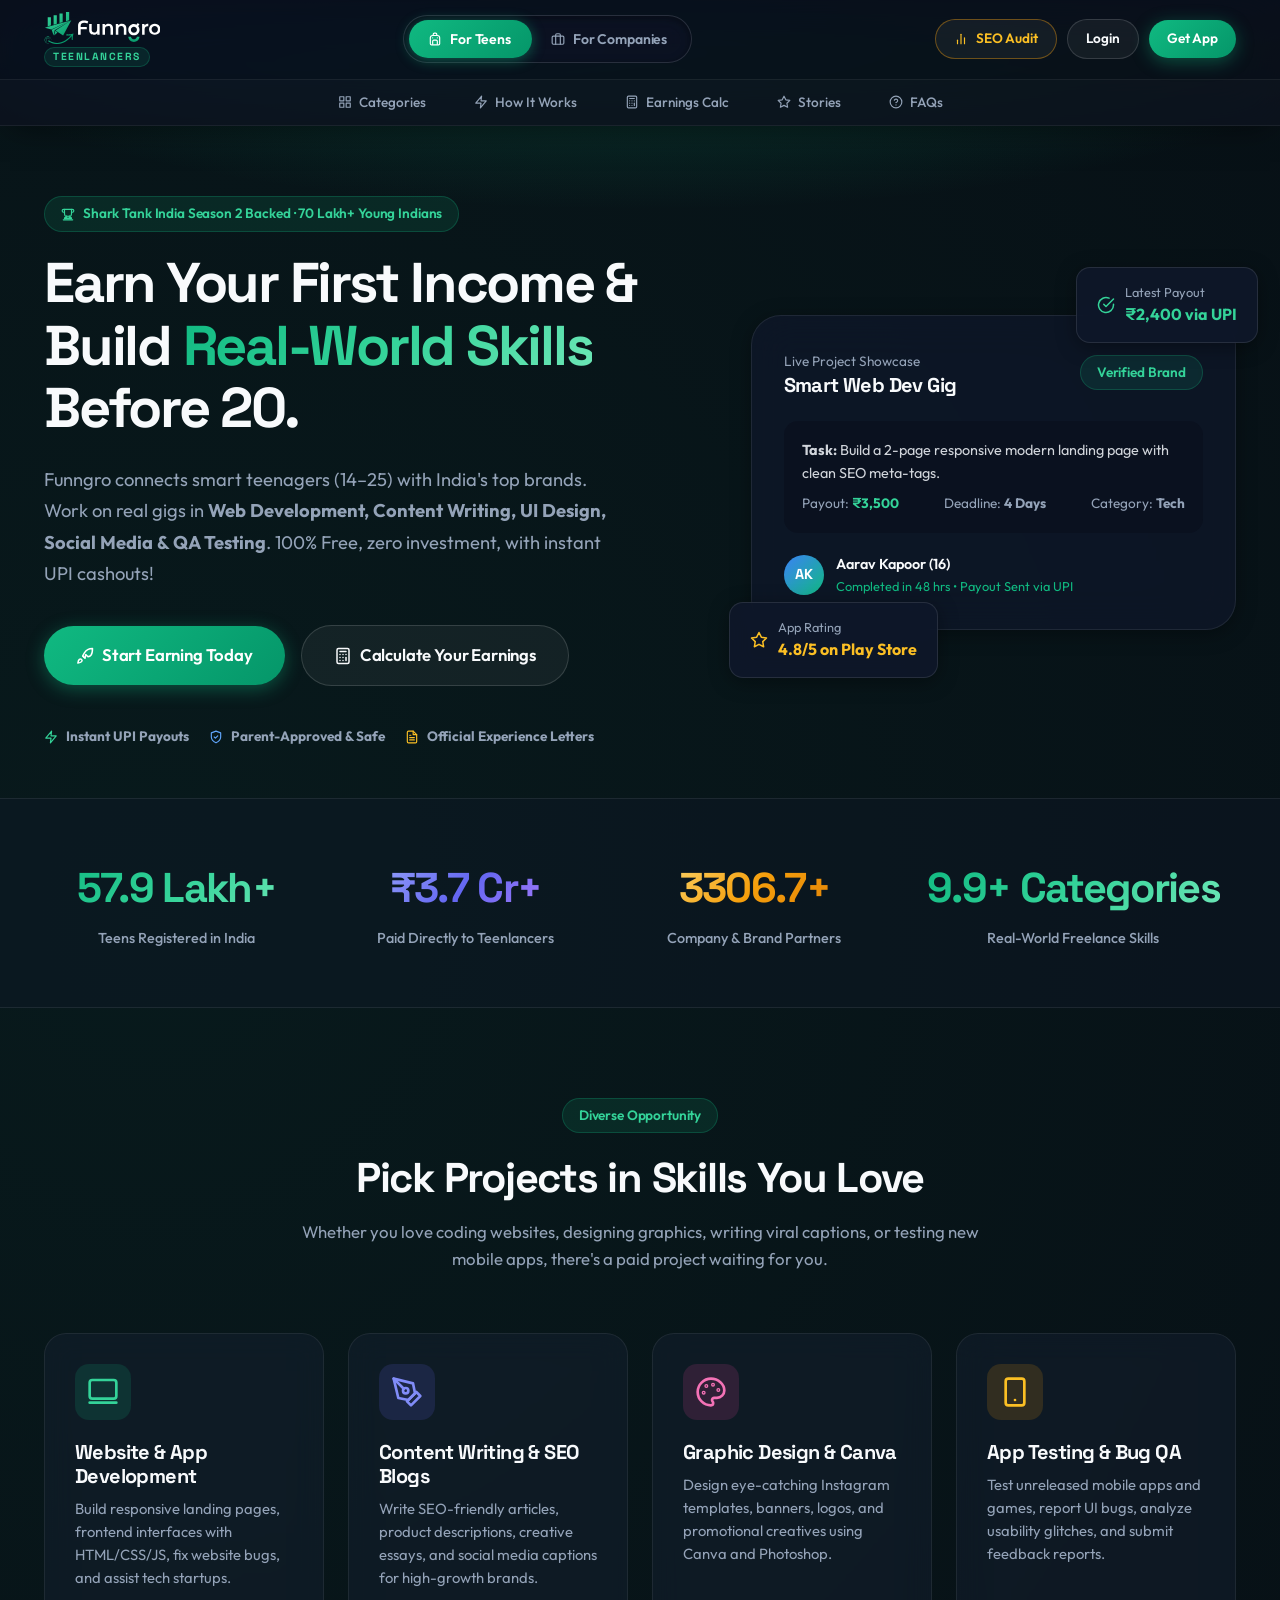
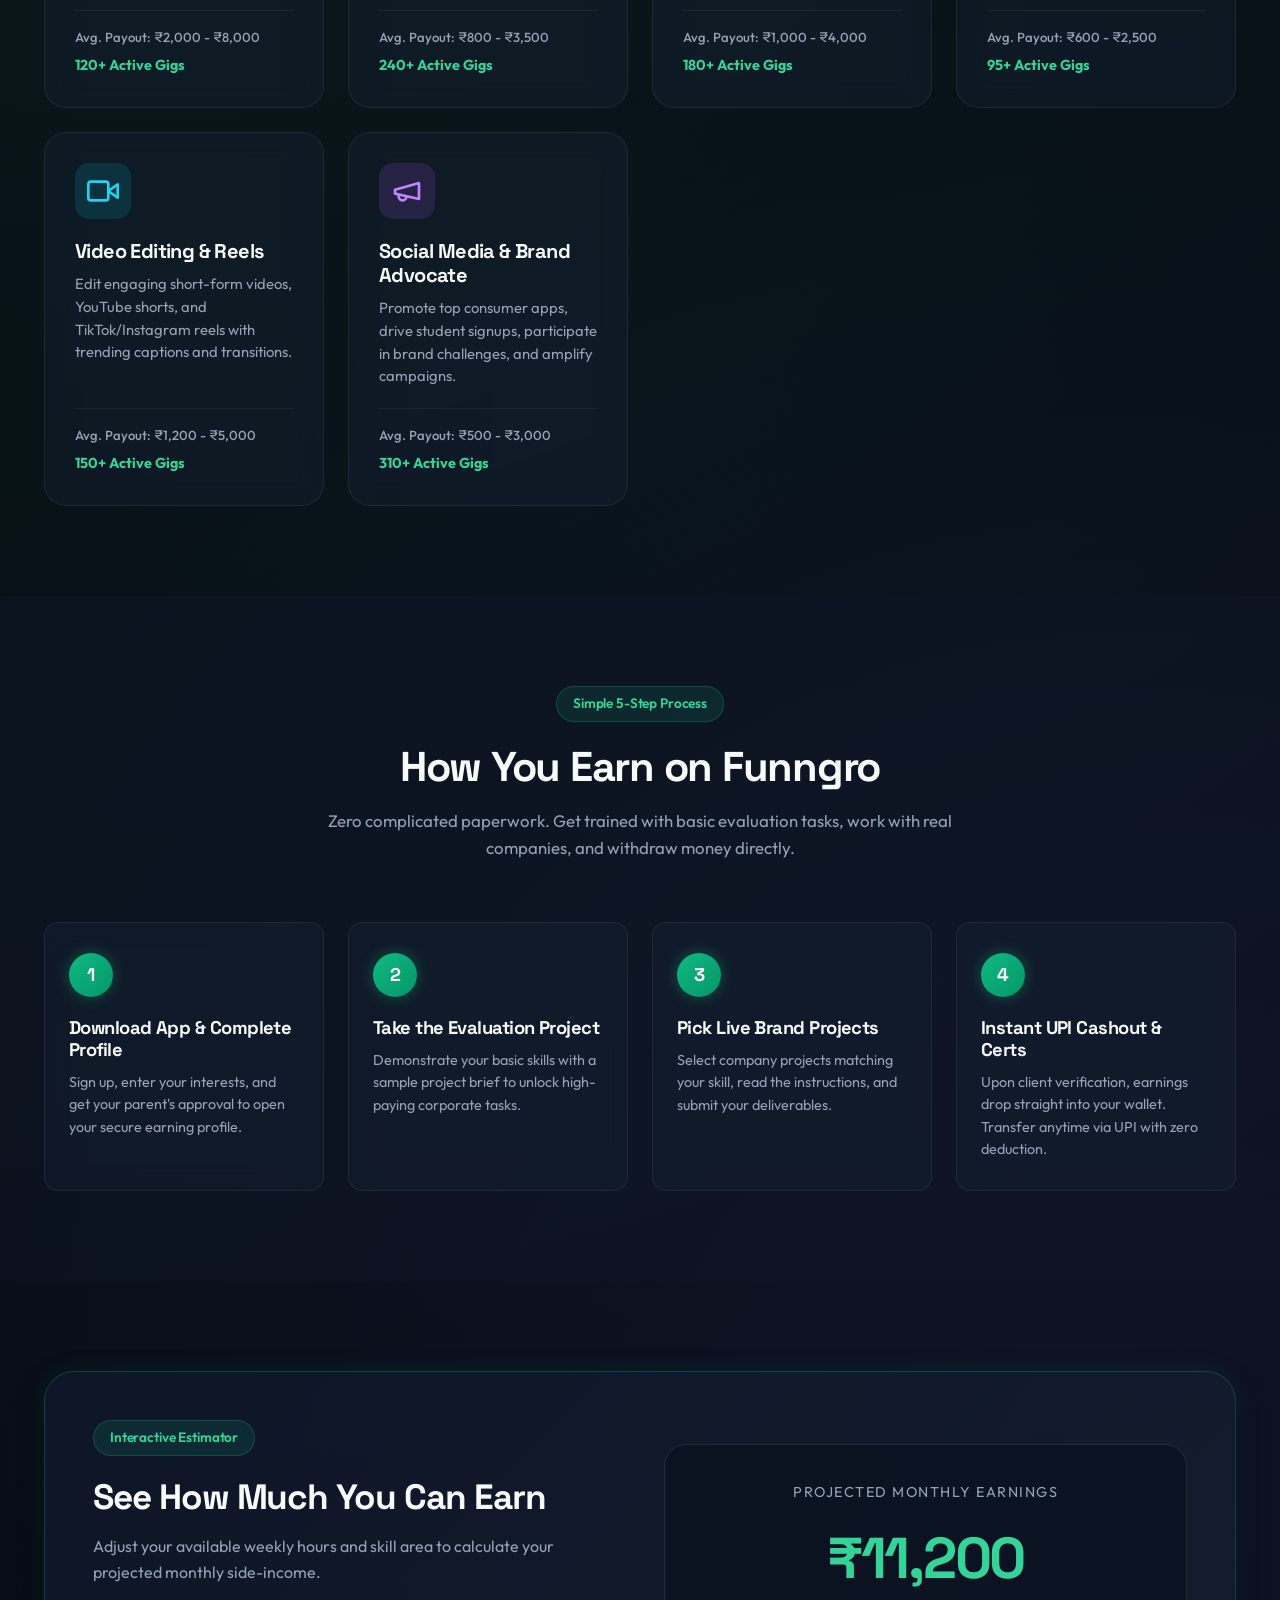
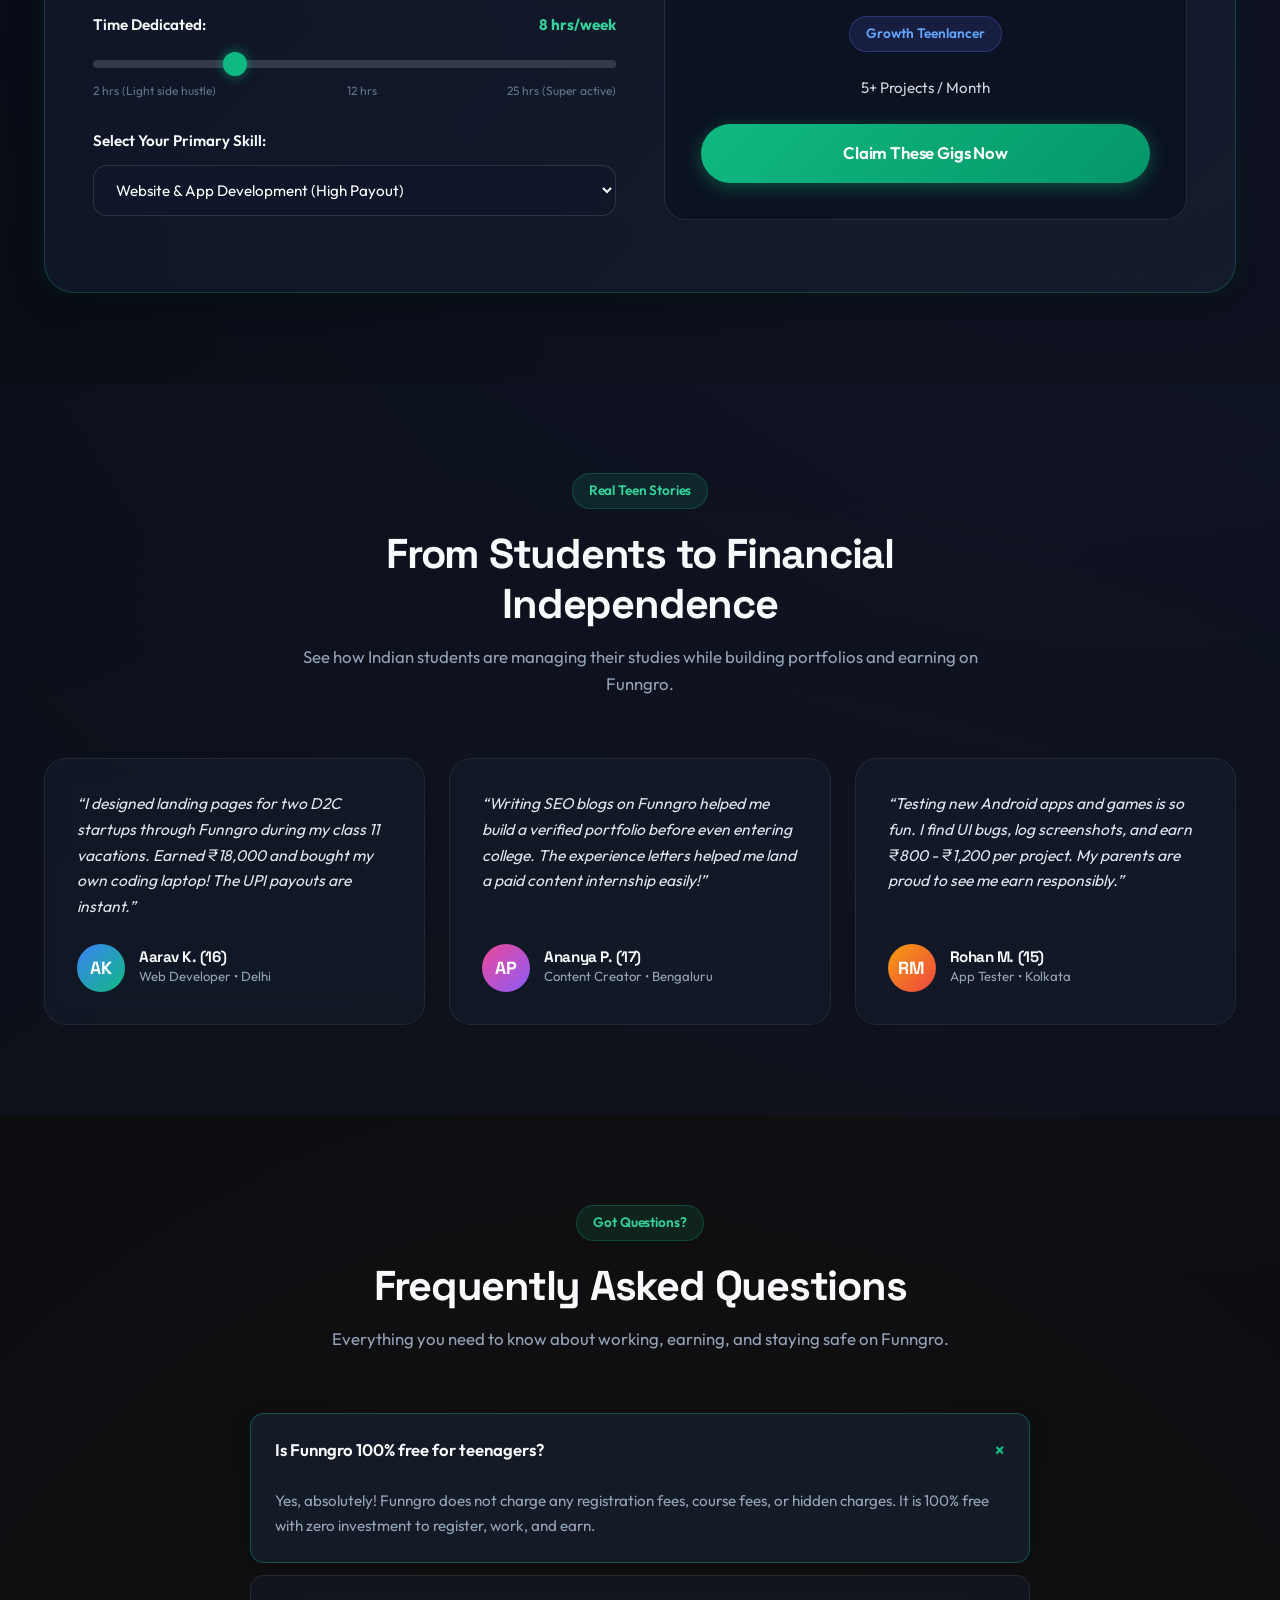
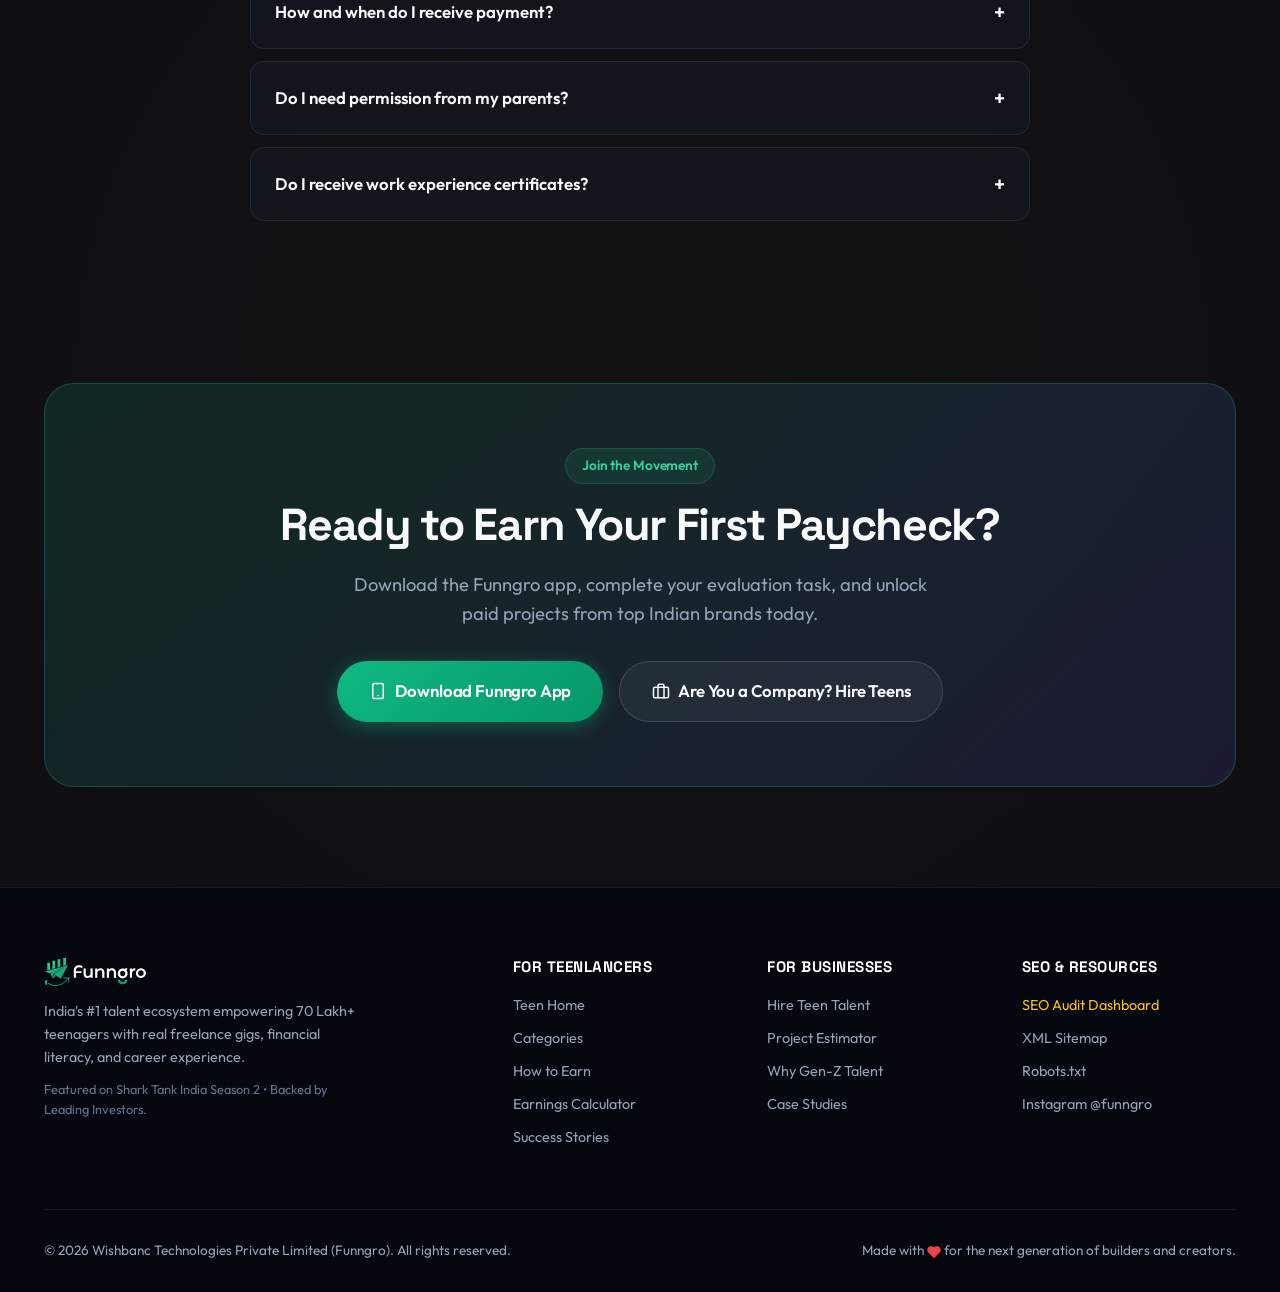
<file: index.html>
<!DOCTYPE html>
<html lang="en">
<head>
  <!-- SEO Character Encoding & Viewport -->
  <meta charset="UTF-8">
  <meta name="viewport" content="width=device-width, initial-scale=1.0">
  <meta http-equiv="X-UA-Compatible" content="ie=edge">

  <!-- Favicon from Funngro -->
  <link rel="icon" type="image/x-icon" href="https://www.funngro.com/favicon.ico">
  <link rel="shortcut icon" href="assets/images/favicon.ico">

  <!-- Primary Meta Tags -->
  <title>Funngro for Teens | Earn Money Online with Real Company Projects &amp; Internships</title>
  <meta name="title" content="Funngro for Teens | Earn Money Online with Real Company Projects &amp; Internships">
  <meta name="description" content="Join 70 Lakh+ teens earning online with zero investment! Work on real company gigs in Tech, Web Development, Design, Content Writing &amp; QA testing. Fast UPI payouts. Backed by Shark Tank India.">
  <meta name="keywords" content="Funngro, teen freelancing, teenlancer, earn money for teens, online jobs for students, student freelancing India, Shark Tank India Funngro, web development for teens, teenager internships, UPI earning app">
  <meta name="author" content="Funngro">
  <meta name="robots" content="index, follow">
  <link rel="canonical" href="https://funngro.com/teen.html">

  <!-- Open Graph / Facebook -->
  <meta property="og:type" content="website">
  <meta property="og:url" content="https://funngro.com/teen.html">
  <meta property="og:title" content="Funngro for Teens - Earn Money &amp; Learn Real Skills Before 20">
  <meta property="og:description" content="Discover freelance projects for teenagers in India. Work with top brands, earn instant UPI payments, and build a real portfolio before college.">
  <meta property="og:image" content="https://funngro.com/assets/images/funngro-teen-og.png">
  <meta property="og:site_name" content="Funngro">

  <!-- Twitter Cards -->
  <meta name="twitter:card" content="summary_large_image">
  <meta name="twitter:url" content="https://funngro.com/teen.html">
  <meta name="twitter:title" content="Funngro Teenlancers | Earn, Learn &amp; Grow">
  <meta name="twitter:description" content="Work on real projects from top companies with zero upfront investment. Shark Tank India backed.">
  <meta name="twitter:image" content="https://funngro.com/assets/images/funngro-teen-twitter.png">

  <!-- Stylish Google Fonts: Outfit, Space Grotesk & Plus Jakarta Sans -->
  <link rel="preconnect" href="https://fonts.googleapis.com">
  <link rel="preconnect" href="https://fonts.gstatic.com" crossorigin>
  <link href="https://fonts.googleapis.com/css2?family=Outfit:wght@300;400;500;600;700;800;900&family=Plus+Jakarta+Sans:wght@400;500;600;700;800&family=Space+Grotesk:wght@500;600;700;800&display=swap" rel="stylesheet">

  <!-- Core Stylesheet -->
  <link rel="stylesheet" href="assets/css/style.css">

  <!-- Schema.org JSON-LD Structured Data for SEO Rich Snippets -->
  <script type="application/ld+json">
  {
    "@context": "https://schema.org",
    "@graph": [
      {
        "@type": "Organization",
        "@id": "https://funngro.com/#organization",
        "name": "Funngro",
        "url": "https://funngro.com",
        "logo": "https://www.funngro.com/favicon.ico",
        "sameAs": [
          "https://www.instagram.com/funngro/",
          "https://www.linkedin.com/company/funngro/"
        ],
        "description": "Funngro is India's leading platform enabling teenagers to work on real corporate projects, earn their first income, and build career-ready skills."
      },
      {
        "@type": "WebPage",
        "@id": "https://funngro.com/teen.html#webpage",
        "url": "https://funngro.com/teen.html",
        "name": "Funngro for Teens - Earn Money Online as a Teenlancer",
        "isPartOf": { "@id": "https://funngro.com/#organization" },
        "description": "India's #1 youth earning and learning platform. Work on gigs, get certified, and earn money safely.",
        "inLanguage": "en-US"
      },
      {
        "@type": "FAQPage",
        "mainEntity": [
          {
            "@type": "Question",
            "name": "Is Funngro free to join for teenagers?",
            "acceptedAnswer": {
              "@type": "Answer",
              "text": "Yes, Funngro is 100% free with zero investment. Teens never pay any registration fee or project fee."
            }
          },
          {
            "@type": "Question",
            "name": "How do teens receive payment on Funngro?",
            "acceptedAnswer": {
              "@type": "Answer",
              "text": "Payments are approved directly by the hiring company upon reviewing task deliverables and instantly disbursed to the Funngro wallet, withdrawable via UPI or bank transfer."
            }
          },
          {
            "@type": "Question",
            "name": "What age group can work on Funngro?",
            "acceptedAnswer": {
              "@type": "Answer",
              "text": "Funngro is designed for teenagers and young adults aged 14 to 25 with parental consent alignment for minors."
            }
          }
        ]
      }
    ]
  }
  </script>
</head>
<body>

  <!-- Navigation Header with Segmented Slider & Sub-Navbar -->
  <header class="site-header" role="banner">
    <!-- Top Row -->
    <div class="container nav-top-row">
      <!-- Official Funngro Logo with Subtitle -->
      <a aria-label="Funngro home" class="funngro-brand" href="index.html">
        <svg class="funngro-logo-svg" viewBox="0 0 182 50" xmlns="http://www.w3.org/2000/svg" fill="none" aria-label="Funngro">
          <path fill-rule="evenodd" clip-rule="evenodd" d="M39.3417 0H34.3313V14.4308L39.3417 13.0416V0ZM29.1843 2.33008V15.8561L28.9561 15.9201L24.1738 17.2544V2.33008H29.1843ZM20.0397 5.05371H15.0293V19.7952L20.0397 18.3969V5.05371ZM10.8217 8.32568V20.9561L10.5935 21.02L5.82033 22.3544V8.32568H10.8217ZM35.9105 16.0672L39.3421 14.5136L42.7094 12.9875L42.7086 12.988L39.3423 14.5958L36.2484 16.0672L11.9445 27.6283L15.011 36.6487L16.6994 28.6519L37.6083 16.0672L39.3423 15.0162L42.7045 12.9906L39.342 15.1533L37.9274 16.0672L17.9677 28.9078L29.9051 36.9137L42.7095 12.9876L42.7095 12.9875L42.7097 12.9873L39.3421 13.9286L34.3316 15.3178L29.1842 16.7435L24.1738 18.1418L20.0395 19.2842L15.029 20.6825L10.8217 21.8432L5.81122 23.2415L1.5035 24.4387L11.3328 27.1805L35.9105 16.0672ZM21.1438 32.015L15.7866 36.8223L17.7122 29.3281L21.1438 32.015ZM44.644 34.1532L46.159 33.5957L45.7483 35.1494C45.7301 35.2042 44.3976 40.249 45.1642 43.4843L43.5306 43.8682C43.0651 41.885 43.2568 39.4265 43.5489 37.553C41.8878 39.5727 38.5566 43.1644 33.9204 45.9885C29.9595 48.4103 25.8617 49.7447 21.7456 49.964C20.8238 50.0188 19.902 50.0097 18.9803 49.9457C14.7547 49.6624 10.5382 48.2001 6.40391 45.5863L7.29831 44.1698C15.8681 49.5893 24.5109 49.7355 32.9986 44.5902C37.4797 41.8758 40.747 38.3115 42.3168 36.4014C38.8943 36.8675 35.1159 36.5751 34.906 36.5568L35.0429 34.8843C35.1068 34.8935 41.3037 35.3778 44.644 34.1532ZM5.45529 48.5196C4.89857 48.4099 4.36923 48.2088 3.88553 47.9255C3.41095 47.6331 2.97288 47.2766 2.61694 46.8471C2.26101 46.4175 1.97808 45.9332 1.78643 45.4214C1.58564 44.9096 1.49438 44.3521 1.48525 43.8037C1.47612 43.2554 1.55826 42.707 1.73167 42.1861C1.90507 41.6652 2.16974 41.1808 2.50742 40.7421C2.8451 40.3126 3.2558 39.9379 3.72125 39.6363C4.17757 39.3347 4.69779 39.1336 5.22713 39.0056C5.76559 38.8777 6.32231 38.8503 6.8699 38.9143C7.14369 38.9417 7.41749 39.0056 7.68216 39.0788C7.94683 39.1519 8.2115 39.2524 8.45792 39.3712C9.45271 39.8556 10.2923 40.6964 10.7669 41.72C10.8856 41.9759 10.986 42.2409 11.0681 42.5151C11.1411 42.7893 11.1959 43.0726 11.2233 43.3559C11.2871 43.9225 11.2506 44.5075 11.1137 45.0741C11.2141 44.7999 11.278 44.5166 11.3236 44.2241C11.3693 43.9317 11.3875 43.6392 11.3784 43.3468C11.3693 42.7527 11.2415 42.1587 11.0225 41.6103C10.8034 41.0528 10.484 40.5319 10.0824 40.0841C9.68087 39.6363 9.19716 39.2524 8.6587 38.9691C7.59089 38.3933 6.30406 38.2197 5.10848 38.4664C3.90378 38.7223 2.8086 39.4169 2.0511 40.3765C1.67691 40.8609 1.38486 41.4184 1.1932 41.9942C1.10194 42.2866 1.02892 42.5882 0.983291 42.8898C0.937659 43.1914 0.919406 43.5021 0.937659 43.8037C0.965038 44.4161 1.08368 45.0284 1.32097 45.595C1.54914 46.1616 1.87769 46.6826 2.28839 47.1395C2.69908 47.5874 3.18279 47.9712 3.71212 48.2545C4.24146 48.5378 4.82556 48.7206 5.41878 48.8029C6.60523 48.9674 7.82819 48.6932 8.80472 48.0443C7.75517 48.5744 6.5596 48.748 5.45529 48.5196ZM4.44224 41.5926C4.24145 41.7662 4.05892 41.9764 3.9129 42.2049C3.75775 42.4334 3.65736 42.6893 3.55696 42.9817C3.47482 43.2468 3.44745 43.521 3.43832 43.7951C3.44745 44.0693 3.47482 44.3435 3.55696 44.6085C3.6391 44.8736 3.75775 45.1294 3.90377 45.3671C4.05892 45.5956 4.25058 45.8149 4.46049 46.0068C4.6704 46.1987 4.91681 46.3541 5.18148 46.4821L5.38227 46.5643L5.43703 46.5826L5.49179 46.6009L5.6013 46.6374C5.69865 46.674 5.79599 46.6943 5.89333 46.7146C5.94202 46.7247 5.9907 46.7349 6.03938 46.7471C5.7382 46.7471 5.43703 46.7105 5.13585 46.6283C4.8438 46.5369 4.56088 46.3998 4.29621 46.2262C4.03154 46.0434 3.80338 45.824 3.6026 45.5773C3.41094 45.3305 3.25579 45.0472 3.13714 44.7456C3.0185 44.444 2.95461 44.1241 2.93636 43.7951C2.91811 43.4753 2.95461 43.1462 3.02763 42.8264C3.11889 42.5065 3.23753 42.2049 3.41094 41.9216C3.58434 41.6474 3.79425 41.3915 4.04067 41.1722C4.29621 40.9528 4.57001 40.7792 4.87118 40.6421C5.17236 40.5142 5.49179 40.4319 5.82034 40.3862C6.14889 40.3496 6.47745 40.3679 6.79688 40.4228C7.11631 40.4867 7.42661 40.5873 7.70953 40.7426C7.99245 40.898 8.25712 41.0899 8.47616 41.3184C8.6952 41.5469 8.87773 41.8028 9.02375 42.0861C9.16065 42.3694 9.25191 42.671 9.30667 42.9726C9.35231 43.2833 9.34318 43.5849 9.29755 43.8865C9.29579 43.8567 9.29438 43.8271 9.29297 43.7979C9.28707 43.6749 9.2814 43.5568 9.25192 43.4387L9.23366 43.329L9.22453 43.2742L9.20628 43.2194L9.15152 43.0092C9.06026 42.735 8.93249 42.4699 8.77734 42.2323C8.61306 41.9947 8.4214 41.7754 8.21149 41.5926C8.00158 41.4098 7.76429 41.2636 7.50875 41.1448L7.31709 41.0716L7.27146 41.0534L7.22583 41.0351L7.12543 41.0077L7.02504 40.9803C7.00679 40.9757 6.99082 40.9734 6.97485 40.9711C6.95887 40.9688 6.9429 40.9665 6.92465 40.962C6.89272 40.9574 6.8585 40.9506 6.82429 40.9437C6.79005 40.9368 6.75582 40.93 6.72387 40.9254C6.45007 40.8889 6.17628 40.8889 5.90248 40.9254C5.63781 40.9711 5.37314 41.0442 5.12673 41.1539C4.88031 41.2636 4.65215 41.4189 4.44224 41.5926Z" fill="url(#fgrad-leaf)"></path>
          <path d="M58.7411 17.9759C57.7801 18.8076 57.3056 20.0432 57.3056 21.6709V23.5481H66.8563V26.9935H57.3056V35.4051H53.2361V21.6709C53.2361 19.0215 54.0903 16.9304 55.7869 15.4216C57.4835 13.9127 59.8327 13.1523 62.8106 13.1523C64.0682 13.1523 65.2309 13.283 66.3106 13.5563C67.3902 13.8295 68.3394 14.2216 69.158 14.7444L67.8767 18.071C66.5835 17.1681 64.958 16.7285 63.0004 16.7285C61.1259 16.7285 59.7021 17.1443 58.7411 17.9759Z" fill="currentColor"></path>
          <path d="M86.9067 18.6644V35.4044H83.1931V33.2659C82.5643 34.0144 81.7813 34.5965 80.844 35.0005C79.9067 35.4044 78.8982 35.6064 77.8067 35.6064C75.5762 35.6064 73.8203 34.9886 72.539 33.7411C71.2576 32.4936 70.6169 30.6521 70.6169 28.2047V18.6406H74.5322V27.67C74.5322 29.1789 74.8762 30.2957 75.5525 31.0442C76.2288 31.7808 77.2016 32.161 78.4474 32.161C79.8474 32.161 80.9508 31.7333 81.7813 30.866C82.5999 29.9987 83.0152 28.7512 83.0152 27.1235V18.6644H86.9067Z" fill="currentColor"></path>
          <path d="M105.972 20.328C107.242 21.5636 107.882 23.3933 107.882 25.8169V35.4048H103.967V26.3159C103.967 24.8546 103.623 23.7497 102.935 23.0131C102.247 22.2765 101.262 21.8963 109.9925 21.8963C98.5569 21.8963 97.4179 22.3359 96.5756 23.1913C95.7451 24.0586 95.3179 25.3061 95.3179 26.9337V35.4048H91.4027V18.6647H95.1281V20.827C95.7688 20.0548 96.5874 19.4726 97.5722 19.0686C98.5569 18.6766 99.6603 18.4746 100.894 18.4746C103.006 18.4746 104.703 19.0924 105.972 20.328Z" fill="currentColor"></path>
          <path d="M126.783 20.328C128.052 21.5636 128.693 23.3933 128.693 25.8169V35.4048H124.778V26.3159C124.778 24.8546 124.434 23.7497 123.746 23.0131C123.057 22.2765 122.073 21.8963 120.803 21.8963C119.368 21.8963 118.229 22.3359 117.386 23.1913C116.556 24.0586 116.129 25.3061 116.129 26.9337V35.4048H112.214V18.6647H115.939V20.827C116.58 20.0548 117.398 19.4726 118.383 19.0686C119.368 18.6766 120.471 18.4746 121.705 18.4746C123.817 18.4746 125.513 19.0924 126.783 20.328Z" fill="currentColor"></path>
          <path d="M162.993 18.4746V22.2052C162.66 22.1458 162.352 22.1101 162.091 22.1101C160.572 22.1101 159.374 22.5497 158.52 23.4408C157.665 24.3318 157.238 25.6031 157.238 27.2783V35.4048H153.323V18.6647H157.049V21.1122C158.176 19.3538 160.157 18.4746 162.993 18.4746Z" fill="currentColor"></path>
          <path d="M168.473 34.5254C167.121 33.7888 166.053 32.7789 165.293 31.4721C164.534 30.1652 164.154 28.6919 164.154 27.0405C164.154 25.3891 164.534 23.9159 165.293 22.6209C166.053 21.3258 167.109 20.316 168.473 19.5794C169.826 18.8428 171.356 18.4863 173.041 18.4863C174.749 18.4863 176.28 18.8546 177.644 19.5794C178.997 20.316 180.065 21.3258 180.824 22.6209C181.583 23.9159 181.963 25.3891 181.963 27.0405C181.963 28.6919 181.583 30.1652 180.824 31.4721C180.065 32.7789 179.009 33.8007 177.644 34.5254C176.292 35.262 174.749 35.6185 173.041 35.6185C171.356 35.6185 169.826 35.2501 168.473 34.5254ZM176.612 30.8305C177.549 29.8681 178.024 28.6088 178.024 27.0405C178.024 25.4722 177.549 24.2129 176.612 23.2505C175.675 22.2882 174.488 21.813 173.041 21.813C171.593 21.813 170.419 22.2882 169.493 23.2505C168.568 24.2129 168.105 25.4722 168.105 27.0405C168.105 28.6088 168.568 29.8681 169.493 30.8305C170.419 31.7928 171.605 32.2681 173.041 32.2681C174.476 32.2681 175.675 31.7928 176.612 30.8305Z" fill="currentColor"></path>
          <path d="M140.497 46.787C135.87 46.787 132.074 43.2346 131.741 38.6367H135.823C136.143 40.9416 138.148 42.7237 140.509 42.7237C142.894 42.7237 144.875 40.9772 145.196 38.6367H149.265C148.921 43.2227 145.124 46.787 140.497 46.787Z" fill="url(#fgrad-pulse)"></path>
          <path d="M140.498 36.4388C135.657 36.4388 131.718 32.4944 131.718 27.647C131.718 22.7996 135.657 18.8552 140.498 18.8552C141.803 18.8552 143.084 19.1522 144.282 19.7225L144.448 19.8057L146.572 17.2988L149.182 19.5205L147.154 21.9205L147.284 22.0749C148.565 23.6432 149.277 25.6273 149.277 27.647C149.277 32.4944 145.338 36.4388 140.498 36.4388ZM140.498 22.9185C137.887 22.9185 135.776 25.0451 135.776 27.647C135.776 30.2608 137.899 32.3875 140.498 32.3875C143.108 32.3875 145.22 30.2608 145.22 27.647C145.22 25.0332 143.108 22.9185 140.498 22.9185Z" fill="currentColor"></path>
          <defs>
            <linearGradient id="fgrad-leaf" x1="-12.557" y1="17.2013" x2="16.8859" y2="58.5631" gradientUnits="userSpaceOnUse">
              <stop stop-color="#34d399"></stop>
              <stop offset="1" stop-color="#059669"></stop>
            </linearGradient>
            <linearGradient id="fgrad-pulse" x1="140.731" y1="30.0836" x2="140.284" y2="46.6257" gradientUnits="userSpaceOnUse">
              <stop offset="0.1286" stop-color="#34d399"></stop>
              <stop offset="1" stop-color="#059669"></stop>
            </linearGradient>
          </defs>
        </svg>
        <span class="brand-subtext brand-subtext-teen">TEENLANCERS</span>
      </a>

      <!-- 2-Way Segmented Slider Control -->
      <nav class="slider-nav-container" aria-label="Portal Navigation">
        <div class="slider-indicator indicator-teen"></div>
        <a href="teen.html" class="slider-tab-btn active" data-target="teen" aria-current="page">
          <svg class="svg-icon svg-icon-sm" viewBox="0 0 24 24"><path d="M4 10a4 4 0 0 1 4-4h8a4 4 0 0 1 4 4v10a2 2 0 0 1-2 2H6a2 2 0 0 1-2-2V10z"/><path d="M9 6V4a2 2 0 0 1 2-2h2a2 2 0 0 1 2 2v2"/><path d="M8 21v-5a2 2 0 0 1 2-2h4a2 2 0 0 1 2 2v5"/><line x1="8" y1="10" x2="8.01" y2="10"/><line x1="16" y1="10" x2="16.01" y2="10"/></svg>
          <span>For Teens</span>
        </a>
        <a href="company.html" class="slider-tab-btn" data-target="company">
          <svg class="svg-icon svg-icon-sm" viewBox="0 0 24 24"><rect x="2" y="7" width="20" height="14" rx="2" ry="2"/><path d="M16 21V5a2 2 0 0 0-2-2h-4a2 2 0 0 0-2 2v16"/></svg>
          <span>For Companies</span>
        </a>
      </nav>

      <!-- Action Buttons for Teens -->
      <div class="nav-actions-group">
        <a href="seo-audit.html" class="btn btn-outline btn-sm" style="border-color: rgba(245, 158, 11, 0.4); color: #fbbf24;">
          <svg class="svg-icon svg-icon-sm" style="color: #fbbf24;" viewBox="0 0 24 24"><line x1="18" y1="20" x2="18" y2="10"/><line x1="12" y1="20" x2="12" y2="4"/><line x1="6" y1="20" x2="6" y2="14"/></svg>
          <span>SEO Audit</span>
        </a>
        <a href="https://app.funngro.com" target="_blank" rel="noopener" class="btn btn-outline btn-sm">Login</a>
        <a href="https://play.google.com/store/apps/details?id=com.wishbanc.funngro" target="_blank" rel="noopener" class="btn btn-primary btn-sm">Get App</a>
        <button class="mobile-menu-btn" aria-label="Toggle Mobile Menu">
          <svg class="svg-icon" viewBox="0 0 24 24"><line x1="3" y1="12" x2="21" y2="12"/><line x1="3" y1="6" x2="21" y2="6"/><line x1="3" y1="18" x2="21" y2="18"/></svg>
        </button>
      </div>
    </div>

    <!-- Sub-Navbar Row for Teens -->
    <div class="sub-navbar">
      <div class="container">
        <ul class="sub-nav-links" role="menubar">
          <li role="none">
            <a href="#categories" class="sub-nav-link" role="menuitem">
              <svg class="svg-icon svg-icon-sm" viewBox="0 0 24 24"><rect x="3" y="3" width="7" height="7"/><rect x="14" y="3" width="7" height="7"/><rect x="14" y="14" width="7" height="7"/><rect x="3" y="14" width="7" height="7"/></svg>
              <span>Categories</span>
            </a>
          </li>
          <li role="none">
            <a href="#how-it-works" class="sub-nav-link" role="menuitem">
              <svg class="svg-icon svg-icon-sm" viewBox="0 0 24 24"><polygon points="13 2 3 14 12 14 11 22 21 10 12 10 13 2"/></svg>
              <span>How It Works</span>
            </a>
          </li>
          <li role="none">
            <a href="#calculator" class="sub-nav-link" role="menuitem">
              <svg class="svg-icon svg-icon-sm" viewBox="0 0 24 24"><rect x="4" y="2" width="16" height="20" rx="2"/><line x1="8" y1="6" x2="16" y2="6"/><line x1="16" y1="14" x2="16" y2="18"/><path d="M16 10h.01"/><path d="M12 10h.01"/><path d="M8 10h.01"/><path d="M12 14h.01"/><path d="M8 14h.01"/><path d="M12 18h.01"/><path d="M8 18h.01"/></svg>
              <span>Earnings Calc</span>
            </a>
          </li>
          <li role="none">
            <a href="#testimonials" class="sub-nav-link" role="menuitem">
              <svg class="svg-icon svg-icon-sm" viewBox="0 0 24 24"><polygon points="12 2 15.09 8.26 22 9.27 17 14.14 18.18 21.02 12 17.77 5.82 21.02 7 14.14 2 9.27 8.91 8.26 12 2"/></svg>
              <span>Stories</span>
            </a>
          </li>
          <li role="none">
            <a href="#faqs" class="sub-nav-link" role="menuitem">
              <svg class="svg-icon svg-icon-sm" viewBox="0 0 24 24"><circle cx="12" cy="12" r="10"/><path d="M9.09 9a3 3 0 0 1 5.83 1c0 2-3 3-3 3"/><line x1="12" y1="17" x2="12.01" y2="17"/></svg>
              <span>FAQs</span>
            </a>
          </li>
        </ul>
      </div>
    </div>

    <!-- Mobile Drawer Navigation -->
    <div class="mobile-drawer" role="dialog" aria-label="Mobile Navigation">
      <div style="display: flex; gap: 8px; justify-content: center; flex-wrap: wrap;">
        <a href="teen.html" class="btn btn-primary btn-sm" style="flex: 1;">For Teens</a>
        <a href="company.html" class="btn btn-outline btn-sm" style="flex: 1;">For Companies</a>
        <a href="seo-audit.html" class="btn btn-outline btn-sm" style="flex: 1;">SEO Audit</a>
      </div>
      <div style="display: flex; flex-direction: column; gap: 8px;">
        <a href="#categories" class="sub-nav-link">Browse Work Categories</a>
        <a href="#how-it-works" class="sub-nav-link">5-Step Earning Journey</a>
        <a href="#calculator" class="sub-nav-link">Monthly Earnings Calculator</a>
        <a href="#testimonials" class="sub-nav-link">Teen Success Stories</a>
        <a href="#faqs" class="sub-nav-link">Frequently Asked Questions</a>
      </div>
      <div style="display: flex; gap: 10px; border-top: 1px solid rgba(255,255,255,0.1); padding-top: 14px;">
        <a href="https://app.funngro.com" target="_blank" rel="noopener" class="btn btn-outline btn-sm" style="flex: 1; text-align: center;">Login</a>
        <a href="https://play.google.com/store/apps/details?id=com.wishbanc.funngro" target="_blank" rel="noopener" class="btn btn-primary btn-sm" style="flex: 1; text-align: center;">Get App</a>
      </div>
    </div>
  </header>

  <!-- Hero Section -->
  <main id="main-content">
    <section class="hero-section" aria-labelledby="hero-heading">
      <div class="container hero-grid">
        <div class="hero-content">
          <div class="badge badge-emerald">
            <svg class="svg-icon svg-icon-sm" viewBox="0 0 24 24"><path d="M6 9H4.5a2.5 2.5 0 0 1 0-5H6"/><path d="M18 9h1.5a2.5 2.5 0 0 0 0-5H18"/><path d="M4 22h16"/><path d="M10 14.66V17c0 .55-.45 1-1 1H7c-.55 0-1 .45-1 1v1h12v-1c0-.55-.45-1-1-1h-2c-.55 0-1-.45-1-1v-2.34"/><path d="M18 4H6v7a6 6 0 0 0 12 0V4z"/></svg>
            <span>Shark Tank India Season 2 Backed &middot; 70 Lakh+ Young Indians</span>
          </div>
          <h1 id="hero-heading" class="hero-title">
            Earn Your First Income &amp; Build <span class="text-gradient-emerald">Real-World Skills</span> Before 20.
          </h1>
          <p class="hero-description">
            Funngro connects smart teenagers (14&ndash;25) with India's top brands. Work on real gigs in <strong>Web Development, Content Writing, UI Design, Social Media &amp; QA Testing</strong>. 100% Free, zero investment, with instant UPI cashouts!
          </p>

          <div class="hero-cta-group">
            <a href="https://play.google.com/store/apps/details?id=com.wishbanc.funngro" target="_blank" rel="noopener" class="btn btn-primary btn-lg">
              <svg class="svg-icon svg-icon-md" viewBox="0 0 24 24"><path d="M4.5 16.5c-1.5 1.26-2 5-2 5s3.74-.5 5-2c.71-.84.7-2.13-.09-2.91a2.18 2.18 0 0 0-2.91-.09z"/><path d="M12 15l-3-3a22 22 0 0 1 2-3.95A12.88 12.88 0 0 1 22 2c0 2.72-.78 7.5-2.05 9-1 1.2-2.73 1.83-3.95 2l-3-3z"/><path d="M9 12l2 2"/></svg>
              <span>Start Earning Today</span>
            </a>
            <a href="#calculator" class="btn btn-outline btn-lg">
              <svg class="svg-icon svg-icon-md" viewBox="0 0 24 24"><rect x="4" y="2" width="16" height="20" rx="2"/><line x1="8" y1="6" x2="16" y2="6"/><line x1="16" y1="14" x2="16" y2="18"/><path d="M16 10h.01"/><path d="M12 10h.01"/><path d="M8 10h.01"/><path d="M12 14h.01"/><path d="M8 14h.01"/><path d="M12 18h.01"/><path d="M8 18h.01"/></svg>
              <span>Calculate Your Earnings</span>
            </a>
          </div>

          <div class="trust-badges">
            <div class="trust-badge-item">
              <svg class="svg-icon svg-icon-sm" style="color: #34d399;" viewBox="0 0 24 24"><polygon points="13 2 3 14 12 14 11 22 21 10 12 10 13 2"/></svg>
              <strong>Instant UPI Payouts</strong>
            </div>
            <div class="trust-badge-item">
              <svg class="svg-icon svg-icon-sm" style="color: #60a5fa;" viewBox="0 0 24 24"><path d="M12 22s8-4 8-10V5l-8-3-8 3v7c0 6 8 10 8 10z"/><polyline points="9 12 11 14 15 10"/></svg>
              <strong>Parent-Approved &amp; Safe</strong>
            </div>
            <div class="trust-badge-item">
              <svg class="svg-icon svg-icon-sm" style="color: #fbbf24;" viewBox="0 0 24 24"><path d="M14 2H6a2 2 0 0 0-2 2v16a2 2 0 0 0 2 2h12a2 2 0 0 0 2-2V8z"/><polyline points="14 2 14 8 20 8"/><line x1="16" y1="13" x2="8" y2="13"/><line x1="16" y1="17" x2="8" y2="17"/><polyline points="10 9 9 9 8 9"/></svg>
              <strong>Official Experience Letters</strong>
            </div>
          </div>
        </div>

        <div class="hero-card-preview">
          <div class="glass-panel" style="padding: 32px; border-radius: var(--radius-xl); text-align: left;">
            <div style="display: flex; justify-content: space-between; align-items: center; margin-bottom: 24px;">
              <div>
                <span style="font-size: 0.85rem; color: var(--color-text-muted);">Live Project Showcase</span>
                <h3 style="font-size: 1.25rem;">Smart Web Dev Gig</h3>
              </div>
              <span class="badge badge-emerald" style="margin: 0;">Verified Brand</span>
            </div>

            <div style="background: rgba(10, 16, 30, 0.7); padding: 18px; border-radius: var(--radius-md); margin-bottom: 20px;">
              <p style="font-size: 0.9rem; color: #d1d5db; margin-bottom: 8px;">
                <strong>Task:</strong> Build a 2-page responsive modern landing page with clean SEO meta-tags.
              </p>
              <div style="display: flex; justify-content: space-between; font-size: 0.85rem; color: var(--color-text-muted);">
                <span>Payout: <strong style="color: #34d399;">₹3,500</strong></span>
                <span>Deadline: <strong>4 Days</strong></span>
                <span>Category: <strong>Tech</strong></span>
              </div>
            </div>

            <div style="display: flex; gap: 12px; align-items: center;">
              <div class="author-avatar" style="width: 40px; height: 40px; font-size: 0.9rem;">AK</div>
              <div>
                <p style="font-weight: 600; font-size: 0.9rem;">Aarav Kapoor (16)</p>
                <p style="font-size: 0.8rem; color: #10b981;">Completed in 48 hrs &bull; Payout Sent via UPI</p>
              </div>
            </div>
          </div>

          <!-- Floating Badges -->
          <div class="hero-floating-card float-top-right">
            <div style="display: flex; align-items: center; gap: 10px;">
              <svg class="svg-icon svg-icon-md" style="color: #34d399;" viewBox="0 0 24 24"><path d="M22 11.08V12a10 10 0 1 1-5.93-9.14"/><polyline points="22 4 12 14.01 9 11.01"/></svg>
              <div>
                <p style="font-size: 0.8rem; color: var(--color-text-muted);">Latest Payout</p>
                <p style="font-weight: 700; color: #34d399;">₹2,400 via UPI</p>
              </div>
            </div>
          </div>

          <div class="hero-floating-card float-bottom-left">
            <div style="display: flex; align-items: center; gap: 10px;">
              <svg class="svg-icon svg-icon-md" style="color: #fbbf24;" viewBox="0 0 24 24"><polygon points="12 2 15.09 8.26 22 9.27 17 14.14 18.18 21.02 12 17.77 5.82 21.02 7 14.14 2 9.27 8.91 8.26 12 2"/></svg>
              <div>
                <p style="font-size: 0.8rem; color: var(--color-text-muted);">App Rating</p>
                <p style="font-weight: 700; color: #fbbf24;">4.8/5 on Play Store</p>
              </div>
            </div>
          </div>
        </div>
      </div>
    </section>

    <!-- Social Proof Metrics Bar -->
    <section class="stats-section" aria-label="Platform Statistics">
      <div class="container">
        <div class="stats-grid">
          <div class="stat-item">
            <div class="stat-number text-gradient-emerald counter-val" data-target="70" data-suffix=" Lakh+">0</div>
            <div class="stat-label">Teens Registered in India</div>
          </div>
          <div class="stat-item">
            <div class="stat-number text-gradient-indigo counter-val" data-target="4.5" data-prefix="₹" data-suffix=" Cr+">0</div>
            <div class="stat-label">Paid Directly to Teenlancers</div>
          </div>
          <div class="stat-item">
            <div class="stat-number text-gradient-gold counter-val" data-target="4000" data-suffix="+">0</div>
            <div class="stat-label">Company &amp; Brand Partners</div>
          </div>
          <div class="stat-item">
            <div class="stat-number text-gradient-emerald counter-val" data-target="12" data-suffix="+ Categories">0</div>
            <div class="stat-label">Real-World Freelance Skills</div>
          </div>
        </div>
      </div>
    </section>

    <!-- Work Categories Grid -->
    <section id="categories" class="categories-section" aria-labelledby="cat-heading">
      <div class="container">
        <div class="section-header">
          <div class="badge badge-emerald">Diverse Opportunity</div>
          <h2 id="cat-heading" class="section-title">Pick Projects in Skills You Love</h2>
          <p class="section-subtitle">
            Whether you love coding websites, designing graphics, writing viral captions, or testing new mobile apps, there's a paid project waiting for you.
          </p>
        </div>

        <div class="categories-grid">
          <!-- Web Dev -->
          <article class="glass-card category-card">
            <div>
              <div class="cat-icon-box cat-icon-green">
                <svg class="svg-icon svg-icon-xl" viewBox="0 0 24 24"><rect x="2" y="3" width="20" height="14" rx="2" ry="2"/><line x1="2" y1="20" x2="22" y2="20"/></svg>
              </div>
              <h3 class="cat-title">Website &amp; App Development</h3>
              <p class="cat-desc">
                Build responsive landing pages, frontend interfaces with HTML/CSS/JS, fix website bugs, and assist tech startups.
              </p>
            </div>
            <div class="cat-footer">
              <span class="cat-payout-text">Avg. Payout: ₹2,000 - ₹8,000</span>
              <span class="cat-gigs-text">120+ Active Gigs</span>
            </div>
          </article>

          <!-- Content Writing -->
          <article class="glass-card category-card">
            <div>
              <div class="cat-icon-box cat-icon-indigo">
                <svg class="svg-icon svg-icon-xl" viewBox="0 0 24 24"><path d="M12 19l7-7 3 3-7 7-3-3z"/><path d="M18 13l-1.5-7.5L2 2l3.5 14.5L13 18l5-5z"/><path d="M2 2l7.586 7.586"/><circle cx="11" cy="11" r="2"/></svg>
              </div>
              <h3 class="cat-title">Content Writing &amp; SEO Blogs</h3>
              <p class="cat-desc">
                Write SEO-friendly articles, product descriptions, creative essays, and social media captions for high-growth brands.
              </p>
            </div>
            <div class="cat-footer">
              <span class="cat-payout-text">Avg. Payout: ₹800 - ₹3,500</span>
              <span class="cat-gigs-text">240+ Active Gigs</span>
            </div>
          </article>

          <!-- Graphic Design -->
          <article class="glass-card category-card">
            <div>
              <div class="cat-icon-box cat-icon-pink">
                <svg class="svg-icon svg-icon-xl" viewBox="0 0 24 24"><circle cx="13.5" cy="6.5" r=".5"/><circle cx="17.5" cy="10.5" r=".5"/><circle cx="8.5" cy="7.5" r=".5"/><circle cx="6.5" cy="12.5" r=".5"/><path d="M12 2C6.5 2 2 6.5 2 12s4.5 10 10 10c.926 0 1.648-.746 1.648-1.688 0-.437-.18-.835-.437-1.125-.29-.289-.438-.652-.438-1.125a1.64 1.64 0 0 1 1.668-1.668h1.996c3.051 0 5.555-2.503 5.555-5.554C21.965 6.012 17.461 2 12 2z"/></svg>
              </div>
              <h3 class="cat-title">Graphic Design &amp; Canva</h3>
              <p class="cat-desc">
                Design eye-catching Instagram templates, banners, logos, and promotional creatives using Canva and Photoshop.
              </p>
            </div>
            <div class="cat-footer">
              <span class="cat-payout-text">Avg. Payout: ₹1,000 - ₹4,000</span>
              <span class="cat-gigs-text">180+ Active Gigs</span>
            </div>
          </article>

          <!-- App Testing -->
          <article class="glass-card category-card">
            <div>
              <div class="cat-icon-box cat-icon-amber">
                <svg class="svg-icon svg-icon-xl" viewBox="0 0 24 24"><rect x="5" y="2" width="14" height="20" rx="2" ry="2"/><line x1="12" y1="18" x2="12.01" y2="18"/></svg>
              </div>
              <h3 class="cat-title">App Testing &amp; Bug QA</h3>
              <p class="cat-desc">
                Test unreleased mobile apps and games, report UI bugs, analyze usability glitches, and submit feedback reports.
              </p>
            </div>
            <div class="cat-footer">
              <span class="cat-payout-text">Avg. Payout: ₹600 - ₹2,500</span>
              <span class="cat-gigs-text">95+ Active Gigs</span>
            </div>
          </article>

          <!-- Video Editing -->
          <article class="glass-card category-card">
            <div>
              <div class="cat-icon-box cat-icon-cyan">
                <svg class="svg-icon svg-icon-xl" viewBox="0 0 24 24"><polygon points="23 7 16 12 23 17 23 7"/><rect x="1" y="5" width="15" height="14" rx="2" ry="2"/></svg>
              </div>
              <h3 class="cat-title">Video Editing &amp; Reels</h3>
              <p class="cat-desc">
                Edit engaging short-form videos, YouTube shorts, and TikTok/Instagram reels with trending captions and transitions.
              </p>
            </div>
            <div class="cat-footer">
              <span class="cat-payout-text">Avg. Payout: ₹1,200 - ₹5,000</span>
              <span class="cat-gigs-text">150+ Active Gigs</span>
            </div>
          </article>

          <!-- Social Media & Influencer -->
          <article class="glass-card category-card">
            <div>
              <div class="cat-icon-box cat-icon-purple">
                <svg class="svg-icon svg-icon-xl" viewBox="0 0 24 24"><path d="M3 11l18-5v12L3 14v-3z"/><path d="M11.6 16.8a3 3 0 1 1-5.8-1.6"/></svg>
              </div>
              <h3 class="cat-title">Social Media &amp; Brand Advocate</h3>
              <p class="cat-desc">
                Promote top consumer apps, drive student signups, participate in brand challenges, and amplify campaigns.
              </p>
            </div>
            <div class="cat-footer">
              <span class="cat-payout-text">Avg. Payout: ₹500 - ₹3,000</span>
              <span class="cat-gigs-text">310+ Active Gigs</span>
            </div>
          </article>
        </div>
      </div>
    </section>

    <!-- 5-Step Earning Journey -->
    <section id="how-it-works" class="steps-section" aria-labelledby="steps-heading">
      <div class="container">
        <div class="section-header">
          <div class="badge badge-emerald">Simple 5-Step Process</div>
          <h2 id="steps-heading" class="section-title">How You Earn on Funngro</h2>
          <p class="section-subtitle">
            Zero complicated paperwork. Get trained with basic evaluation tasks, work with real companies, and withdraw money directly.
          </p>
        </div>

        <div class="steps-timeline">
          <div class="glass-card step-card">
            <div class="step-number-badge">1</div>
            <h3>Download App &amp; Complete Profile</h3>
            <p>Sign up, enter your interests, and get your parent's approval to open your secure earning profile.</p>
          </div>

          <div class="glass-card step-card">
            <div class="step-number-badge">2</div>
            <h3>Take the Evaluation Project</h3>
            <p>Demonstrate your basic skills with a sample project brief to unlock high-paying corporate tasks.</p>
          </div>

          <div class="glass-card step-card">
            <div class="step-number-badge">3</div>
            <h3>Pick Live Brand Projects</h3>
            <p>Select company projects matching your skill, read the instructions, and submit your deliverables.</p>
          </div>

          <div class="glass-card step-card">
            <div class="step-number-badge">4</div>
            <h3>Instant UPI Cashout &amp; Certs</h3>
            <p>Upon client verification, earnings drop straight into your wallet. Transfer anytime via UPI with zero deduction.</p>
          </div>
        </div>
      </div>
    </section>

    <!-- Interactive Earnings Calculator -->
    <section id="calculator" class="calc-section" aria-labelledby="calc-heading">
      <div class="container">
        <div class="calc-box">
          <div class="calc-grid">
            <div class="calc-controls">
              <div class="badge badge-emerald">Interactive Estimator</div>
              <h2 id="calc-heading" style="font-size: 2.2rem; margin-bottom: 16px;">
                See How Much You Can Earn
              </h2>
              <p style="color: var(--color-text-muted); margin-bottom: 28px;">
                Adjust your available weekly hours and skill area to calculate your projected monthly side-income.
              </p>

              <div class="calc-input-group">
                <div class="calc-label">
                  <span>Time Dedicated:</span>
                  <span id="teen-hours-value" style="color: #34d399; font-weight: 700;">8 hrs/week</span>
                </div>
                <input type="range" id="teen-hours-slider" class="calc-slider" min="2" max="25" value="8" step="1" aria-label="Hours per week">
                <div style="display: flex; justify-content: space-between; font-size: 0.75rem; color: var(--color-text-dim); margin-top: 6px;">
                  <span>2 hrs (Light side hustle)</span>
                  <span>12 hrs</span>
                  <span>25 hrs (Super active)</span>
                </div>
              </div>

              <div class="calc-input-group">
                <label for="teen-skill-select" class="calc-label">Select Your Primary Skill:</label>
                <select id="teen-skill-select" class="calc-select">
                  <option value="webdev" selected>Website &amp; App Development (High Payout)</option>
                  <option value="content">Content Writing &amp; SEO Blogs</option>
                  <option value="design">Graphic Design &amp; Canva</option>
                  <option value="video">Video Editing &amp; Reels</option>
                  <option value="testing">App Testing &amp; Bug QA</option>
                  <option value="social">Social Media &amp; Brand Promotion</option>
                </select>
              </div>
            </div>

            <div class="calc-result-card">
              <div class="calc-result-title">Projected Monthly Earnings</div>
              <div id="teen-earning-output" class="calc-result-amount">₹11,200</div>
              <div id="teen-badge-output" class="calc-badge">
                <svg class="svg-icon svg-icon-sm" viewBox="0 0 24 24"><polygon points="12 2 15.09 8.26 22 9.27 17 14.14 18.18 21.02 12 17.77 5.82 21.02 7 14.14 2 9.27 8.91 8.26 12 2"/></svg>
                <span>Growth Teenlancer</span>
              </div>
              <p id="teen-projects-count" style="font-size: 0.95rem; color: #d1d5db; margin-bottom: 24px;">
                ~5+ Projects / Month
              </p>
              <button class="btn btn-primary btn-lg" style="width: 100%;" data-modal-target="app-modal">
                <span>Claim These Gigs Now</span>
              </button>
            </div>
          </div>
        </div>
      </div>
    </section>

    <!-- Testimonials Section -->
    <section id="testimonials" class="testimonials-section" aria-labelledby="testimonial-heading">
      <div class="container">
        <div class="section-header">
          <div class="badge badge-emerald">Real Teen Stories</div>
          <h2 id="testimonial-heading" class="section-title">From Students to Financial Independence</h2>
          <p class="section-subtitle">
            See how Indian students are managing their studies while building portfolios and earning on Funngro.
          </p>
        </div>

        <div class="testimonials-grid">
          <div class="glass-card testimonial-card">
            <p class="testimonial-quote">
              &ldquo;I designed landing pages for two D2C startups through Funngro during my class 11 vacations. Earned ₹18,000 and bought my own coding laptop! The UPI payouts are instant.&rdquo;
            </p>
            <div class="author-meta">
              <div class="author-avatar">AK</div>
              <div>
                <h4 class="author-name">Aarav K. (16)</h4>
                <p class="author-role">Web Developer &bull; Delhi</p>
              </div>
            </div>
          </div>

          <div class="glass-card testimonial-card">
            <p class="testimonial-quote">
              &ldquo;Writing SEO blogs on Funngro helped me build a verified portfolio before even entering college. The experience letters helped me land a paid content internship easily!&rdquo;
            </p>
            <div class="author-meta">
              <div class="author-avatar" style="background: linear-gradient(135deg, #ec4899, #8b5cf6);">AP</div>
              <div>
                <h4 class="author-name">Ananya P. (17)</h4>
                <p class="author-role">Content Creator &bull; Bengaluru</p>
              </div>
            </div>
          </div>

          <div class="glass-card testimonial-card">
            <p class="testimonial-quote">
              &ldquo;Testing new Android apps and games is so fun. I find UI bugs, log screenshots, and earn ₹800 - ₹1,200 per project. My parents are proud to see me earn responsibly.&rdquo;
            </p>
            <div class="author-meta">
              <div class="author-avatar" style="background: linear-gradient(135deg, #f59e0b, #ef4444);">RM</div>
              <div>
                <h4 class="author-name">Rohan M. (15)</h4>
                <p class="author-role">App Tester &bull; Kolkata</p>
              </div>
            </div>
          </div>
        </div>
      </div>
    </section>

    <!-- FAQ Accordion -->
    <section id="faqs" class="faq-section" aria-labelledby="faq-heading">
      <div class="container">
        <div class="section-header">
          <div class="badge badge-emerald">Got Questions?</div>
          <h2 id="faq-heading" class="section-title">Frequently Asked Questions</h2>
          <p class="section-subtitle">
            Everything you need to know about working, earning, and staying safe on Funngro.
          </p>
        </div>

        <div class="faq-container">
          <div class="faq-item active">
            <button class="faq-question">
              <span>Is Funngro 100% free for teenagers?</span>
              <span class="faq-icon">+</span>
            </button>
            <div class="faq-answer">
              Yes, absolutely! Funngro does not charge any registration fees, course fees, or hidden charges. It is 100% free with zero investment to register, work, and earn.
            </div>
          </div>

          <div class="faq-item">
            <button class="faq-question">
              <span>How and when do I receive payment?</span>
              <span class="faq-icon">+</span>
            </button>
            <div class="faq-answer">
              When you finish a project and upload your deliverables, the client reviews your work within 2-4 days. Once approved, the full payout is credited directly to your Funngro wallet, which you can withdraw anytime directly to your UPI ID or bank account.
            </div>
          </div>

          <div class="faq-item">
            <button class="faq-question">
              <span>Do I need permission from my parents?</span>
              <span class="faq-icon">+</span>
            </button>
            <div class="faq-answer">
              Yes. If you are under 18 years old, Funngro includes a parental alignment step during signup. This ensures a safe, transparent, and parent-supported experience for every young earner.
            </div>
          </div>

          <div class="faq-item">
            <button class="faq-question">
              <span>Do I receive work experience certificates?</span>
              <span class="faq-icon">+</span>
            </button>
            <div class="faq-answer">
              Yes! For every completed company project, you receive a verified Project Experience Certificate issued jointly by the company and Funngro. You can showcase this on your resume, LinkedIn, or college applications.
            </div>
          </div>
        </div>
      </div>
    </section>

    <!-- Call to Action Banner -->
    <section class="cta-banner-section">
      <div class="container">
        <div class="cta-banner">
          <div class="badge badge-emerald" style="margin-bottom: 14px;">Join the Movement</div>
          <h2 class="cta-title">Ready to Earn Your First Paycheck?</h2>
          <p class="cta-subtitle">
            Download the Funngro app, complete your evaluation task, and unlock paid projects from top Indian brands today.
          </p>
          <div style="display: flex; gap: 16px; justify-content: center; flex-wrap: wrap;">
            <a href="https://play.google.com/store/apps/details?id=com.wishbanc.funngro" target="_blank" rel="noopener" class="btn btn-primary btn-lg">
              <svg class="svg-icon svg-icon-md" viewBox="0 0 24 24"><rect x="5" y="2" width="14" height="20" rx="2" ry="2"/><line x1="12" y1="18" x2="12.01" y2="18"/></svg>
              <span>Download Funngro App</span>
            </a>
            <a href="company.html" class="btn btn-outline btn-lg">
              <svg class="svg-icon svg-icon-md" viewBox="0 0 24 24"><rect x="2" y="7" width="20" height="14" rx="2" ry="2"/><path d="M16 21V5a2 2 0 0 0-2-2h-4a2 2 0 0 0-2 2v16"/></svg>
              <span>Are You a Company? Hire Teens</span>
            </a>
          </div>
        </div>
      </div>
    </section>
  </main>

  <!-- Footer -->
  <footer class="site-footer" role="contentinfo">
    <div class="container">
      <div class="footer-grid">
        <div class="footer-brand">
          <a aria-label="Funngro home" class="funngro-brand" href="index.html" style="margin-bottom: 12px;">
            <svg class="funngro-logo-svg" viewBox="0 0 182 50" xmlns="http://www.w3.org/2000/svg" fill="none" style="height: 28px;">
              <path fill-rule="evenodd" clip-rule="evenodd" d="M39.3417 0H34.3313V14.4308L39.3417 13.0416V0ZM29.1843 2.33008V15.8561L28.9561 15.9201L24.1738 17.2544V2.33008H29.1843ZM20.0397 5.05371H15.0293V19.7952L20.0397 18.3969V5.05371ZM10.8217 8.32568V20.9561L10.5935 21.02L5.82033 22.3544V8.32568H10.8217ZM35.9105 16.0672L39.3421 14.5136L42.7094 12.9875L42.7086 12.988L39.3423 14.5958L36.2484 16.0672L11.9445 27.6283L15.011 36.6487L16.6994 28.6519L37.6083 16.0672L39.3423 15.0162L42.7045 12.9906L39.342 15.1533L37.9274 16.0672L17.9677 28.9078L29.9051 36.9137L42.7095 12.9876L42.7095 12.9875L42.7097 12.9873L39.3421 13.9286L34.3316 15.3178L29.1842 16.7435L24.1738 18.1418L20.0395 19.2842L15.029 20.6825L10.8217 21.8432L5.81122 23.2415L1.5035 24.4387L11.3328 27.1805L35.9105 16.0672ZM21.1438 32.015L15.7866 36.8223L17.7122 29.3281L21.1438 32.015ZM44.644 34.1532L46.159 33.5957L45.7483 35.1494C45.7301 35.2042 44.3976 40.249 45.1642 43.4843L43.5306 43.8682C43.0651 41.885 43.2568 39.4265 43.5489 37.553C41.8878 39.5727 38.5566 43.1644 33.9204 45.9885C29.9595 48.4103 25.8617 49.7447 21.7456 49.964C20.8238 50.0188 19.902 50.0097 18.9803 49.9457C14.7547 49.6624 10.5382 48.2001 6.40391 45.5863L7.29831 44.1698C15.8681 49.5893 24.5109 49.7355 32.9986 44.5902C37.4797 41.8758 40.747 38.3115 42.3168 36.4014C38.8943 36.8675 35.1159 36.5751 34.906 36.5568L35.0429 34.8843C35.1068 34.8935 41.3037 35.3778 44.644 34.1532ZM5.45529 48.5196C4.89857 48.4099 4.36923 48.2088 3.88553 47.9255C3.41095 47.6331 2.97288 47.2766 2.61694 46.8471C2.26101 46.4175 1.97808 45.9332 1.78643 45.4214C1.58564 44.9096 1.49438 44.3521 1.48525 43.8037C1.47612 43.2554 1.55826 42.707 1.73167 42.1861C1.90507 41.6652 2.16974 41.1808 2.50742 40.7421C2.8451 40.3126 3.2558 39.9379 3.72125 39.6363C4.17757 39.1336 5.22713 39.0056 5.76559 38.8777 6.32231 38.8503 6.8699 38.9143C7.14369 38.9417 7.41749 39.0056 7.68216 39.0788C7.94683 39.1519 8.2115 39.2524 8.45792 39.3712C9.45271 39.8556 10.2923 40.6964 10.7669 41.72C10.8856 41.9759 10.986 42.2409 11.0681 42.5151C11.1411 42.7893 11.1959 43.0726 11.2233 43.3559C11.2871 43.9225 11.2506 44.5075 11.1137 45.0741C11.2141 44.7999 11.278 44.5166 11.3236 44.2241C11.3693 43.9317 11.3875 43.6392 11.3784 43.3468C11.3693 42.7527 11.2415 42.1587 11.0225 41.6103C10.8034 41.0528 10.484 40.5319 10.0824 40.0841C9.68087 39.6363 9.19716 39.2524 8.6587 38.9691C7.59089 38.3933 6.30406 38.2197 5.10848 38.4664C3.90378 38.7223 2.8086 39.4169 2.0511 40.3765C1.67691 40.8609 1.38486 41.4184 1.1932 41.9942C1.10194 42.2866 1.02892 42.5882 0.983291 42.8898C0.937659 43.1914 0.919406 43.5021 0.937659 43.8037C0.965038 44.4161 1.08368 45.0284 1.32097 45.595C1.54914 46.1616 1.87769 46.6826 2.28839 47.1395C2.69908 47.5874 3.18279 47.9712 3.71212 48.2545C4.24146 48.5378 4.82556 48.7206 5.41878 48.8029C6.60523 48.9674 7.82819 48.6932 8.80472 48.0443C7.75517 48.5744 6.5596 48.748 5.45529 48.5196ZM4.44224 41.5926C4.24145 41.7662 4.05892 41.9764 3.9129 42.2049C3.75775 42.4334 3.65736 42.6893 3.55696 42.9817C3.47482 43.2468 3.44745 43.521 3.43832 43.7951C3.44745 44.0693 3.47482 44.3435 3.55696 44.6085C3.6391 44.8736 3.75775 45.1294 3.90377 45.3671C4.05892 45.5956 4.25058 45.8149 4.46049 46.0068C4.6704 46.1987 4.91681 46.3541 5.18148 46.4821L5.38227 46.5643L5.43703 46.5826L5.49179 46.6009L5.6013 46.6374C5.69865 46.674 5.79599 46.6943 5.89333 46.7146C5.94202 46.7247 5.9907 46.7349 6.03938 46.7471C5.7382 46.7471 5.43703 46.7105 5.13585 46.6283C4.8438 46.5369 4.56088 46.3998 4.29621 46.2262C4.03154 45.824 3.80338 45.5773 3.41094 45.3305 3.25579 45.0472 3.13714 44.7456C3.0185 44.444 2.95461 44.1241 2.93636 43.7951C2.91811 43.4753 2.95461 43.1462 3.02763 42.8264C3.11889 42.5065 3.23753 42.2049 3.41094 41.9216C3.58434 41.6474 3.79425 41.3915 4.04067 41.1722C4.29621 40.9528 4.57001 40.7792 4.87118 40.6421C5.17236 40.5142 5.49179 40.4319 5.82034 40.3862C6.14889 40.3496 6.47745 40.3679 6.79688 40.4228C7.11631 40.4867 7.42661 40.5873 7.70953 40.7426C7.99245 40.898 8.25712 41.0899 8.47616 41.3184C8.6952 41.5469 8.87773 41.8028 9.02375 42.0861C9.16065 42.3694 9.25191 42.671 9.30667 42.9726C9.35231 43.2833 9.34318 43.5849 9.29755 43.8865C9.29579 43.8567 9.29438 43.8271 9.29297 43.7979C9.28707 43.6749 9.2814 43.5568 9.25192 43.4387L9.23366 43.329L9.22453 43.2742L9.20628 43.2194L9.15152 43.0092C9.06026 42.735 8.93249 42.4699 8.77734 42.2323C8.61306 41.9947 8.4214 41.7754 8.21149 41.5926C8.00158 41.4098 7.76429 41.2636 7.50875 41.1448L7.31709 41.0716L7.27146 41.0534L7.22583 41.0351L7.12543 41.0077L7.02504 40.9803C7.00679 40.9757 6.99082 40.9734 6.97485 40.9711C6.95887 40.9688 6.9429 40.9665 6.92465 40.962C6.89272 40.9574 6.8585 40.9506 6.82429 40.9437C6.79005 40.9368 6.75582 40.93 6.72387 40.9254C6.45007 40.8889 6.17628 40.8889 5.90248 40.9254C5.63781 40.9711 5.37314 41.0442 5.12673 41.1539C4.88031 41.2636 4.65215 41.4189 4.44224 41.5926Z" fill="url(#fgrad-leaf)"></path>
              <path d="M58.7411 17.9759C57.7801 18.8076 57.3056 20.0432 57.3056 21.6709V23.5481H66.8563V26.9935H57.3056V35.4051H53.2361V21.6709C53.2361 19.0215 54.0903 16.9304 55.7869 15.4216C57.4835 13.9127 59.8327 13.1523 62.8106 13.1523C64.0682 13.1523 65.2309 13.283 66.3106 13.5563C67.3902 13.8295 68.3394 14.2216 69.158 14.7444L67.8767 18.071C66.5835 17.1681 64.958 16.7285 63.0004 16.7285C61.1259 16.7285 59.7021 17.1443 58.7411 17.9759Z" fill="currentColor"></path>
              <path d="M86.9067 18.6644V35.4044H83.1931V33.2659C82.5643 34.0144 81.7813 34.5965 80.844 35.0005C79.9067 35.4044 78.8982 35.6064 77.8067 35.6064C75.5762 35.6064 73.8203 34.9886 72.539 33.7411C71.2576 32.4936 70.6169 30.6521 70.6169 28.2047V18.6406H74.5322V27.67C74.5322 29.1789 74.8762 30.2957 75.5525 31.0442C76.2288 31.7808 77.2016 32.161 78.4474 32.161C79.8474 32.161 80.9508 31.7333 81.7813 30.866C82.5999 29.9987 83.0152 28.7512 83.0152 27.1235V18.6644H86.9067Z" fill="currentColor"></path>
              <path d="M105.972 20.328C107.242 21.5636 107.882 23.3933 107.882 25.8169V35.4048H103.967V26.3159C103.967 24.8546 103.623 23.7497 102.935 23.0131C102.247 22.2765 101.262 21.8963 109.9925 21.8963C98.5569 21.8963 97.4179 22.3359 96.5756 23.1913C95.7451 24.0586 95.3179 25.3061 95.3179 26.9337V35.4048H91.4027V18.6647H95.1281V20.827C95.7688 20.0548 96.5874 19.4726 97.5722 19.0686C98.5569 18.6766 99.6603 18.4746 100.894 18.4746C103.006 18.4746 104.703 19.0924 105.972 20.328Z" fill="currentColor"></path>
              <path d="M126.783 20.328C128.052 21.5636 128.693 23.3933 128.693 25.8169V35.4048H124.778V26.3159C124.778 24.8546 124.434 23.7497 123.746 23.0131C123.057 22.2765 122.073 21.8963 120.803 21.8963C119.368 21.8963 118.229 22.3359 117.386 23.1913C116.556 24.0586 116.129 25.3061 116.129 26.9337V35.4048H112.214V18.6647H115.939V20.827C116.58 20.0548 117.398 19.4726 118.383 19.0686C119.368 18.6766 120.471 18.4746 121.705 18.4746C123.817 18.4746 125.513 19.0924 126.783 20.328Z" fill="currentColor"></path>
              <path d="M162.993 18.4746V22.2052C162.66 22.1458 162.352 22.1101 162.091 22.1101C160.572 22.1101 159.374 22.5497 158.52 23.4408C157.665 24.3318 157.238 25.6031 157.238 27.2783V35.4048H153.323V18.6647H157.049V21.1122C158.176 19.3538 160.157 18.4746 162.993 18.4746Z" fill="currentColor"></path>
              <path d="M168.473 34.5254C167.121 33.7888 166.053 32.7789 165.293 31.4721C164.534 30.1652 164.154 28.6919 164.154 27.0405C164.154 25.3891 164.534 23.9159 165.293 22.6209C166.053 21.3258 167.109 20.316 168.473 19.5794C169.826 18.8428 171.356 18.4863 173.041 18.4863C174.749 18.4863 176.28 18.8546 177.644 19.5794C178.997 20.316 180.065 21.3258 180.824 22.6209C181.583 23.9159 181.963 25.3891 181.963 27.0405C181.963 28.6919 181.583 30.1652 180.824 31.4721C180.065 32.7789 179.009 33.8007 177.644 34.5254C176.292 35.262 174.749 35.6185 173.041 35.6185C171.356 35.6185 169.826 35.2501 168.473 34.5254ZM176.612 30.8305C177.549 29.8681 178.024 28.6088 178.024 27.0405C178.024 25.4722 177.549 24.2129 176.612 23.2505C175.675 22.2882 174.488 21.813 173.041 21.813C171.593 21.813 170.419 22.2882 169.493 23.2505C168.568 24.2129 168.105 25.4722 168.105 27.0405C168.105 28.6088 168.568 29.8681 169.493 30.8305C170.419 31.7928 171.605 32.2681 173.041 32.2681C174.476 32.2681 175.675 31.7928 176.612 30.8305Z" fill="currentColor"></path>
              <path d="M140.497 46.787C135.87 46.787 132.074 43.2346 131.741 38.6367H135.823C136.143 40.9416 138.148 42.7237 140.509 42.7237C142.894 42.7237 144.875 40.9772 145.196 38.6367H149.265C148.921 43.2227 145.124 46.787 140.497 46.787Z" fill="url(#fgrad-pulse)"></path>
              <path d="M140.498 36.4388C135.657 36.4388 131.718 32.4944 131.718 27.647C131.718 22.7996 135.657 18.8552 140.498 18.8552C141.803 18.8552 143.084 19.1522 144.282 19.7225L144.448 19.8057L146.572 17.2988L149.182 19.5205L147.154 21.9205L147.284 22.0749C148.565 23.6432 149.277 25.6273 149.277 27.647C149.277 32.4944 145.338 36.4388 140.498 36.4388ZM140.498 22.9185C137.887 22.9185 135.776 25.0451 135.776 27.647C135.776 30.2608 137.899 32.3875 140.498 32.3875C143.108 32.3875 145.22 30.2608 145.22 27.647C145.22 25.0332 143.108 22.9185 140.498 22.9185Z" fill="currentColor"></path>
            </svg>
          </a>
          <p>
            India's #1 talent ecosystem empowering 70 Lakh+ teenagers with real freelance gigs, financial literacy, and career experience.
          </p>
          <p style="margin-top: 10px; font-size: 0.8rem; color: #64748b;">
            Featured on Shark Tank India Season 2 &bull; Backed by Leading Investors.
          </p>
        </div>

        <div class="footer-col">
          <h4>For Teenlancers</h4>
          <ul class="footer-links">
            <li><a href="teen.html">Teen Home</a></li>
            <li><a href="#categories">Categories</a></li>
            <li><a href="#how-it-works">How to Earn</a></li>
            <li><a href="#calculator">Earnings Calculator</a></li>
            <li><a href="#testimonials">Success Stories</a></li>
          </ul>
        </div>

        <div class="footer-col">
          <h4>For Businesses</h4>
          <ul class="footer-links">
            <li><a href="company.html">Hire Teen Talent</a></li>
            <li><a href="company.html#cost-calculator">Project Estimator</a></li>
            <li><a href="company.html#why-teens">Why Gen-Z Talent</a></li>
            <li><a href="company.html#case-studies">Case Studies</a></li>
          </ul>
        </div>

        <div class="footer-col">
          <h4>SEO &amp; Resources</h4>
          <ul class="footer-links">
            <li><a href="seo-audit.html" style="color: #fbbf24;">SEO Audit Dashboard</a></li>
            <li><a href="sitemap.xml">XML Sitemap</a></li>
            <li><a href="robots.txt">Robots.txt</a></li>
            <li><a href="https://www.instagram.com/funngro/" target="_blank" rel="noopener">Instagram @funngro</a></li>
          </ul>
        </div>
      </div>

      <div class="footer-bottom">
        <div>
          &copy; 2026 Wishbanc Technologies Private Limited (Funngro). All rights reserved.
        </div>
        <div>
          Made with <svg class="svg-icon svg-icon-sm" style="display:inline-block; vertical-align:middle; color:#ef4444; fill:#ef4444;" viewBox="0 0 24 24"><path d="M20.84 4.61a5.5 5.5 0 0 0-7.78 0L12 5.67l-1.06-1.06a5.5 5.5 0 0 0-7.78 7.78l1.06 1.06L12 21.23l7.78-7.78 1.06-1.06a5.5 5.5 0 0 0 0-7.78z"/></svg> for the next generation of builders and creators.
        </div>
      </div>
    </div>
  </footer>

  <!-- App Download Modal with High-Quality Vector Logos -->
  <div id="app-modal" class="modal-overlay" role="dialog" aria-modal="true" aria-labelledby="modal-title">
    <div class="modal-content">
      <button class="modal-close" aria-label="Close Modal">&times;</button>
      <div style="text-align: center; margin-bottom: 24px;">
        <svg class="funngro-logo-svg" viewBox="0 0 182 50" xmlns="http://www.w3.org/2000/svg" fill="none" style="height: 32px; margin: 0 auto 16px;">
          <path fill-rule="evenodd" clip-rule="evenodd" d="M39.3417 0H34.3313V14.4308L39.3417 13.0416V0ZM29.1843 2.33008V15.8561L28.9561 15.9201L24.1738 17.2544V2.33008H29.1843ZM20.0397 5.05371H15.0293V19.7952L20.0397 18.3969V5.05371ZM10.8217 8.32568V20.9561L10.5935 21.02L5.82033 22.3544V8.32568H10.8217ZM35.9105 16.0672L39.3421 14.5136L42.7094 12.9875L42.7086 12.988L39.3423 14.5958L36.2484 16.0672L11.9445 27.6283L15.011 36.6487L16.6994 28.6519L37.6083 16.0672L39.3423 15.0162L42.7045 12.9906L39.342 15.1533L37.9274 16.0672L17.9677 28.9078L29.9051 36.9137L42.7095 12.9876L42.7095 12.9875L42.7097 12.9873L39.3421 13.9286L34.3316 15.3178L29.1842 16.7435L24.1738 18.1418L20.0395 19.2842L15.029 20.6825L10.8217 21.8432L5.81122 23.2415L1.5035 24.4387L11.3328 27.1805L35.9105 16.0672ZM21.1438 32.015L15.7866 36.8223L17.7122 29.3281L21.1438 32.015ZM44.644 34.1532L46.159 33.5957L45.7483 35.1494C45.7301 35.2042 44.3976 40.249 45.1642 43.4843L43.5306 43.8682C43.0651 41.885 43.2568 39.4265 43.5489 37.553C41.8878 39.5727 38.5566 43.1644 33.9204 45.9885C29.9595 48.4103 25.8617 49.7447 21.7456 49.964C20.8238 50.0188 19.902 50.0097 18.9803 49.9457C14.7547 49.6624 10.5382 48.2001 6.40391 45.5863L7.29831 44.1698C15.8681 49.5893 24.5109 49.7355 32.9986 44.5902C37.4797 41.8758 40.747 38.3115 42.3168 36.4014C38.8943 36.8675 35.1159 36.5751 34.906 36.5568L35.0429 34.8843C35.1068 34.8935 41.3037 35.3778 44.644 34.1532ZM5.45529 48.5196C4.89857 48.4099 4.36923 48.2088 3.88553 47.9255C3.41095 47.6331 2.97288 47.2766 2.61694 46.8471C2.26101 46.4175 1.97808 45.9332 1.78643 45.4214C1.58564 44.9096 1.49438 44.3521 1.48525 43.8037C1.47612 43.2554 1.55826 42.707 1.73167 42.1861C1.90507 41.6652 2.16974 41.1808 2.50742 40.7421C2.8451 40.3126 3.2558 39.9379 3.72125 39.6363C4.17757 39.3347 4.69779 39.1336 5.22713 39.0056C5.76559 38.8777 6.32231 38.8503 6.8699 38.9143C7.14369 38.9417 7.41749 39.0056 7.68216 39.0788C7.94683 39.1519 8.2115 39.2524 8.45792 39.3712C9.45271 39.8556 10.2923 40.6964 10.7669 41.72C10.8856 41.9759 10.986 42.2409 11.0681 42.5151C11.1411 42.7893 11.1959 43.0726 11.2233 43.3559C11.2871 43.9225 11.2506 44.5075 11.1137 45.0741C11.2141 44.7999 11.278 44.5166 11.3236 44.2241C11.3693 43.9317 11.3875 43.6392 11.3784 43.3468C11.3693 42.7527 11.2415 42.1587 11.0225 41.6103C10.8034 41.0528 10.484 40.5319 10.0824 40.0841C9.68087 39.6363 9.19716 39.2524 8.6587 38.9691C7.59089 38.3933 6.30406 38.2197 5.10848 38.4664C3.90378 38.7223 2.8086 39.4169 2.0511 40.3765C1.67691 40.8609 1.38486 41.4184 1.1932 41.9942C1.10194 42.2866 1.02892 42.5882 0.983291 42.8898C0.937659 43.1914 0.919406 43.5021 0.937659 43.8037C0.965038 44.4161 1.08368 45.0284 1.32097 45.595C1.54914 46.1616 1.87769 46.6826 2.28839 47.1395C2.69908 47.5874 3.18279 47.9712 3.71212 48.2545C4.24146 48.5378 4.82556 48.7206 5.41878 48.8029C6.60523 48.9674 7.82819 48.6932 8.80472 48.0443C7.75517 48.5744 6.5596 48.748 5.45529 48.5196ZM4.44224 41.5926C4.24145 41.7662 4.05892 41.9764 3.9129 42.2049C3.75775 42.4334 3.65736 42.6893 3.55696 42.9817C3.47482 43.2468 3.44745 43.521 3.43832 43.7951C3.44745 44.0693 3.47482 44.3435 3.55696 44.6085C3.6391 44.8736 3.75775 45.1294 3.90377 45.3671C4.05892 45.5956 4.25058 45.8149 4.46049 46.0068C4.6704 46.1987 4.91681 46.3541 5.18148 46.4821L5.38227 46.5643L5.43703 46.5826L5.49179 46.6009L5.6013 46.6374C5.69865 46.674 5.79599 46.6943 5.89333 46.7146C5.94202 46.7247 5.9907 46.7349 6.03938 46.7471C5.7382 46.7471 5.43703 46.7105 5.13585 46.6283C4.8438 46.5369 4.56088 46.3998 4.29621 46.2262C4.03154 45.824 3.80338 45.5773 3.41094 45.3305 3.25579 45.0472 3.13714 44.7456C3.0185 44.444 2.95461 44.1241 2.93636 43.7951C2.91811 43.4753 2.95461 43.1462 3.02763 42.8264C3.11889 42.5065 3.23753 42.2049 3.41094 41.9216C3.58434 41.6474 3.79425 41.3915 4.04067 41.1722C4.29621 40.9528 4.57001 40.7792 4.87118 40.6421C5.17236 40.5142 5.49179 40.4319 5.82034 40.3862C6.14889 40.3496 6.47745 40.3679 6.79688 40.4228C7.11631 40.4867 7.42661 40.5873 7.70953 40.7426C7.99245 40.898 8.25712 41.0899 8.47616 41.3184C8.6952 41.5469 8.87773 41.8028 9.02375 42.0861C9.16065 42.3694 9.25191 42.671 9.30667 42.9726C9.35231 43.2833 9.34318 43.5849 9.29755 43.8865C9.29579 43.8567 9.29438 43.8271 9.29297 43.7979C9.28707 43.6749 9.2814 43.5568 9.25192 43.4387L9.23366 43.329L9.22453 43.2742L9.20628 43.2194L9.15152 43.0092C9.06026 42.735 8.93249 42.4699 8.77734 42.2323C8.61306 41.9947 8.4214 41.7754 8.21149 41.5926C8.00158 41.4098 7.76429 41.2636 7.50875 41.1448L7.31709 41.0716L7.27146 41.0534L7.22583 41.0351L7.12543 41.0077L7.02504 40.9803C7.00679 40.9757 6.99082 40.9734 6.97485 40.9711C6.95887 40.9688 6.9429 40.9665 6.92465 40.962C6.89272 40.9574 6.8585 40.9506 6.82429 40.9437C6.79005 40.9368 6.75582 40.93 6.72387 40.9254C6.45007 40.8889 6.17628 40.8889 5.90248 40.9254C5.63781 40.9711 5.37314 41.0442 5.12673 41.1539C4.88031 41.2636 4.65215 41.4189 4.44224 41.5926Z" fill="url(#fgrad-leaf)"></path>
          <path d="M58.7411 17.9759C57.7801 18.8076 57.3056 20.0432 57.3056 21.6709V23.5481H66.8563V26.9935H57.3056V35.4051H53.2361V21.6709C53.2361 19.0215 54.0903 16.9304 55.7869 15.4216C57.4835 13.9127 59.8327 13.1523 62.8106 13.1523C64.0682 13.1523 65.2309 13.283 66.3106 13.5563C67.3902 13.8295 68.3394 14.2216 69.158 14.7444L67.8767 18.071C66.5835 17.1681 64.958 16.7285 63.0004 16.7285C61.1259 16.7285 59.7021 17.1443 58.7411 17.9759Z" fill="currentColor"></path>
          <path d="M86.9067 18.6644V35.4044H83.1931V33.2659C82.5643 34.0144 81.7813 34.5965 80.844 35.0005C79.9067 35.4044 78.8982 35.6064 77.8067 35.6064C75.5762 35.6064 73.8203 34.9886 72.539 33.7411C71.2576 32.4936 70.6169 30.6521 70.6169 28.2047V18.6406H74.5322V27.67C74.5322 29.1789 74.8762 30.2957 75.5525 31.0442C76.2288 31.7808 77.2016 32.161 78.4474 32.161C79.8474 32.161 80.9508 31.7333 81.7813 30.866C82.5999 29.9987 83.0152 28.7512 83.0152 27.1235V18.6644H86.9067Z" fill="currentColor"></path>
          <path d="M105.972 20.328C107.242 21.5636 107.882 23.3933 107.882 25.8169V35.4048H103.967V26.3159C103.967 24.8546 103.623 23.7497 102.935 23.0131C102.247 22.2765 101.262 21.8963 109.9925 21.8963C98.5569 21.8963 97.4179 22.3359 96.5756 23.1913C95.7451 24.0586 95.3179 25.3061 95.3179 26.9337V35.4048H91.4027V18.6647H95.1281V20.827C95.7688 20.0548 96.5874 19.4726 97.5722 19.0686C98.5569 18.6766 99.6603 18.4746 100.894 18.4746C103.006 18.4746 104.703 19.0924 105.972 20.328Z" fill="currentColor"></path>
          <path d="M126.783 20.328C128.052 21.5636 128.693 23.3933 128.693 25.8169V35.4048H124.778V26.3159C124.778 24.8546 124.434 23.7497 123.746 23.0131C123.057 22.2765 122.073 21.8963 120.803 21.8963C119.368 21.8963 118.229 22.3359 117.386 23.1913C116.556 24.0586 116.129 25.3061 116.129 26.9337V35.4048H112.214V18.6647H115.939V20.827C116.58 20.0548 117.398 19.4726 118.383 19.0686C119.368 18.6766 120.471 18.4746 121.705 18.4746C123.817 18.4746 125.513 19.0924 126.783 20.328Z" fill="currentColor"></path>
          <path d="M162.993 18.4746V22.2052C162.66 22.1458 162.352 22.1101 162.091 22.1101C160.572 22.1101 159.374 22.5497 158.52 23.4408C157.665 24.3318 157.238 25.6031 157.238 27.2783V35.4048H153.323V18.6647H157.049V21.1122C158.176 19.3538 160.157 18.4746 162.993 18.4746Z" fill="currentColor"></path>
          <path d="M168.473 34.5254C167.121 33.7888 166.053 32.7789 165.293 31.4721C164.534 30.1652 164.154 28.6919 164.154 27.0405C164.154 25.3891 164.534 23.9159 165.293 22.6209C166.053 21.3258 167.109 20.316 168.473 19.5794C169.826 18.8428 171.356 18.4863 173.041 18.4863C174.749 18.4863 176.28 18.8546 177.644 19.5794C178.997 20.316 180.065 21.3258 180.824 22.6209C181.583 23.9159 181.963 25.3891 181.963 27.0405C181.963 28.6919 181.583 30.1652 180.824 31.4721C180.065 32.7789 179.009 33.8007 177.644 34.5254C176.292 35.262 174.749 35.6185 173.041 35.6185C171.356 35.6185 169.826 35.2501 168.473 34.5254ZM176.612 30.8305C177.549 29.8681 178.024 28.6088 178.024 27.0405C178.024 25.4722 177.549 24.2129 176.612 23.2505C175.675 22.2882 174.488 21.813 173.041 21.813C171.593 21.813 170.419 22.2882 169.493 23.2505C168.568 24.2129 168.105 25.4722 168.105 27.0405C168.105 28.6088 168.568 29.8681 169.493 30.8305C170.419 31.7928 171.605 32.2681 173.041 32.2681C174.476 32.2681 175.675 31.7928 176.612 30.8305Z" fill="currentColor"></path>
          <path d="M140.497 46.787C135.87 46.787 132.074 43.2346 131.741 38.6367H135.823C136.143 40.9416 138.148 42.7237 140.509 42.7237C142.894 42.7237 144.875 40.9772 145.196 38.6367H149.265C148.921 43.2227 145.124 46.787 140.497 46.787Z" fill="url(#fgrad-pulse)"></path>
          <path d="M140.498 36.4388C135.657 36.4388 131.718 32.4944 131.718 27.647C131.718 22.7996 135.657 18.8552 140.498 18.8552C141.803 18.8552 143.084 19.1522 144.282 19.7225L144.448 19.8057L146.572 17.2988L149.182 19.5205L147.154 21.9205L147.284 22.0749C148.565 23.6432 149.277 25.6273 149.277 27.647C149.277 32.4944 145.338 36.4388 140.498 36.4388ZM140.498 22.9185C137.887 22.9185 135.776 25.0451 135.776 27.647C135.776 30.2608 137.899 32.3875 140.498 32.3875C143.108 32.3875 145.22 30.2608 145.22 27.647C145.22 25.0332 143.108 22.9185 140.498 22.9185Z" fill="currentColor"></path>
        </svg>
        <h3 id="modal-title" style="font-size: 1.5rem; margin-bottom: 8px;">Get the Funngro App</h3>
        <p style="color: var(--color-text-muted); font-size: 0.9rem;">
          Start working on company projects, manage tasks, and get instant UPI cashouts right from your phone.
        </p>
      </div>

      <div style="display: flex; flex-direction: column; gap: 14px;">
        <a href="https://play.google.com/store/apps/details?id=com.wishbanc.funngro" target="_blank" rel="noopener" class="btn btn-outline" style="justify-content: flex-start; padding: 14px 20px;">
          <!-- Google Play Vector SVG -->
          <svg style="width: 28px; height: 28px; flex-shrink: 0;" viewBox="0 0 24 24">
            <path fill="#4285F4" d="M3.6 1.8L13.8 12 3.6 22.2c-.4-.4-.6-1-.6-1.7V3.5c0-.7.2-1.3.6-1.7z"/>
            <path fill="#FBBC04" d="M17.2 8.6l-3.4 3.4 3.4 3.4 3.9-2.2c1.1-.6 1.1-1.7 0-2.3l-3.9-2.3z"/>
            <path fill="#EA4335" d="M3.6 22.2L13.8 12l3.4 3.4-11.8 6.7c-.5.3-1.1.2-1.8-.1z"/>
            <path fill="#34A853" d="M17.2 8.6L13.8 12 3.6 1.8c.7-.4 1.3-.4 1.8-.1l11.8 6.9z"/>
          </svg>
          <div style="text-align: left; margin-left: 12px;">
            <p style="font-size: 0.75rem; color: var(--color-text-muted);">GET IT ON</p>
            <p style="font-weight: 700;">Google Play Store</p>
          </div>
        </a>

        <a href="https://apps.apple.com/in/app/funngro/id1579482811" target="_blank" rel="noopener" class="btn btn-outline" style="justify-content: flex-start; padding: 14px 20px;">
          <!-- Apple Store Vector SVG -->
          <svg style="width: 28px; height: 28px; fill: currentColor; flex-shrink: 0;" viewBox="0 0 24 24">
            <path d="M18.71 19.5c-.83 1.24-1.71 2.45-3.05 2.47-1.34.03-1.77-.79-3.29-.79-1.53 0-2 .77-3.27.82-1.31.05-2.3-1.32-3.14-2.53C4.25 17 2.94 12.45 4.7 9.39c.87-1.52 2.43-2.48 4.12-2.51 1.28-.02 2.5.87 3.29.87.78 0 2.26-1.07 3.81-.91.65.03 2.47.26 3.64 1.98-.09.06-2.17 1.28-2.15 3.81.03 3.02 2.65 4.03 2.68 4.04-.03.07-.42 1.44-1.38 2.83M15.97 6.37c.62-.75 1.04-1.8 0.92-2.85-.9.04-1.98.6-2.62 1.34-.56.64-1.06 1.71-.93 2.73 1 .08 2.01-.48 2.63-1.22z"/>
          </svg>
          <div style="text-align: left; margin-left: 12px;">
            <p style="font-size: 0.75rem; color: var(--color-text-muted);">DOWNLOAD ON THE</p>
            <p style="font-weight: 700;">Apple App Store</p>
          </div>
        </a>
      </div>

      <p style="text-align: center; margin-top: 20px; font-size: 0.8rem; color: var(--color-text-dim);">
        100% Free &bull; No credit card required &bull; 4.8 <svg class="svg-icon svg-icon-sm" style="display:inline-block; vertical-align:middle; color:#fbbf24; fill:#fbbf24;" viewBox="0 0 24 24"><polygon points="12 2 15.09 8.26 22 9.27 17 14.14 18.18 21.02 12 17.77 5.82 21.02 7 14.14 2 9.27 8.91 8.26 12 2"/></svg> Rated
      </p>
    </div>
  </div>

  <!-- JavaScript -->
  <script src="assets/js/main.js"></script>
</body>
</html>
</file>
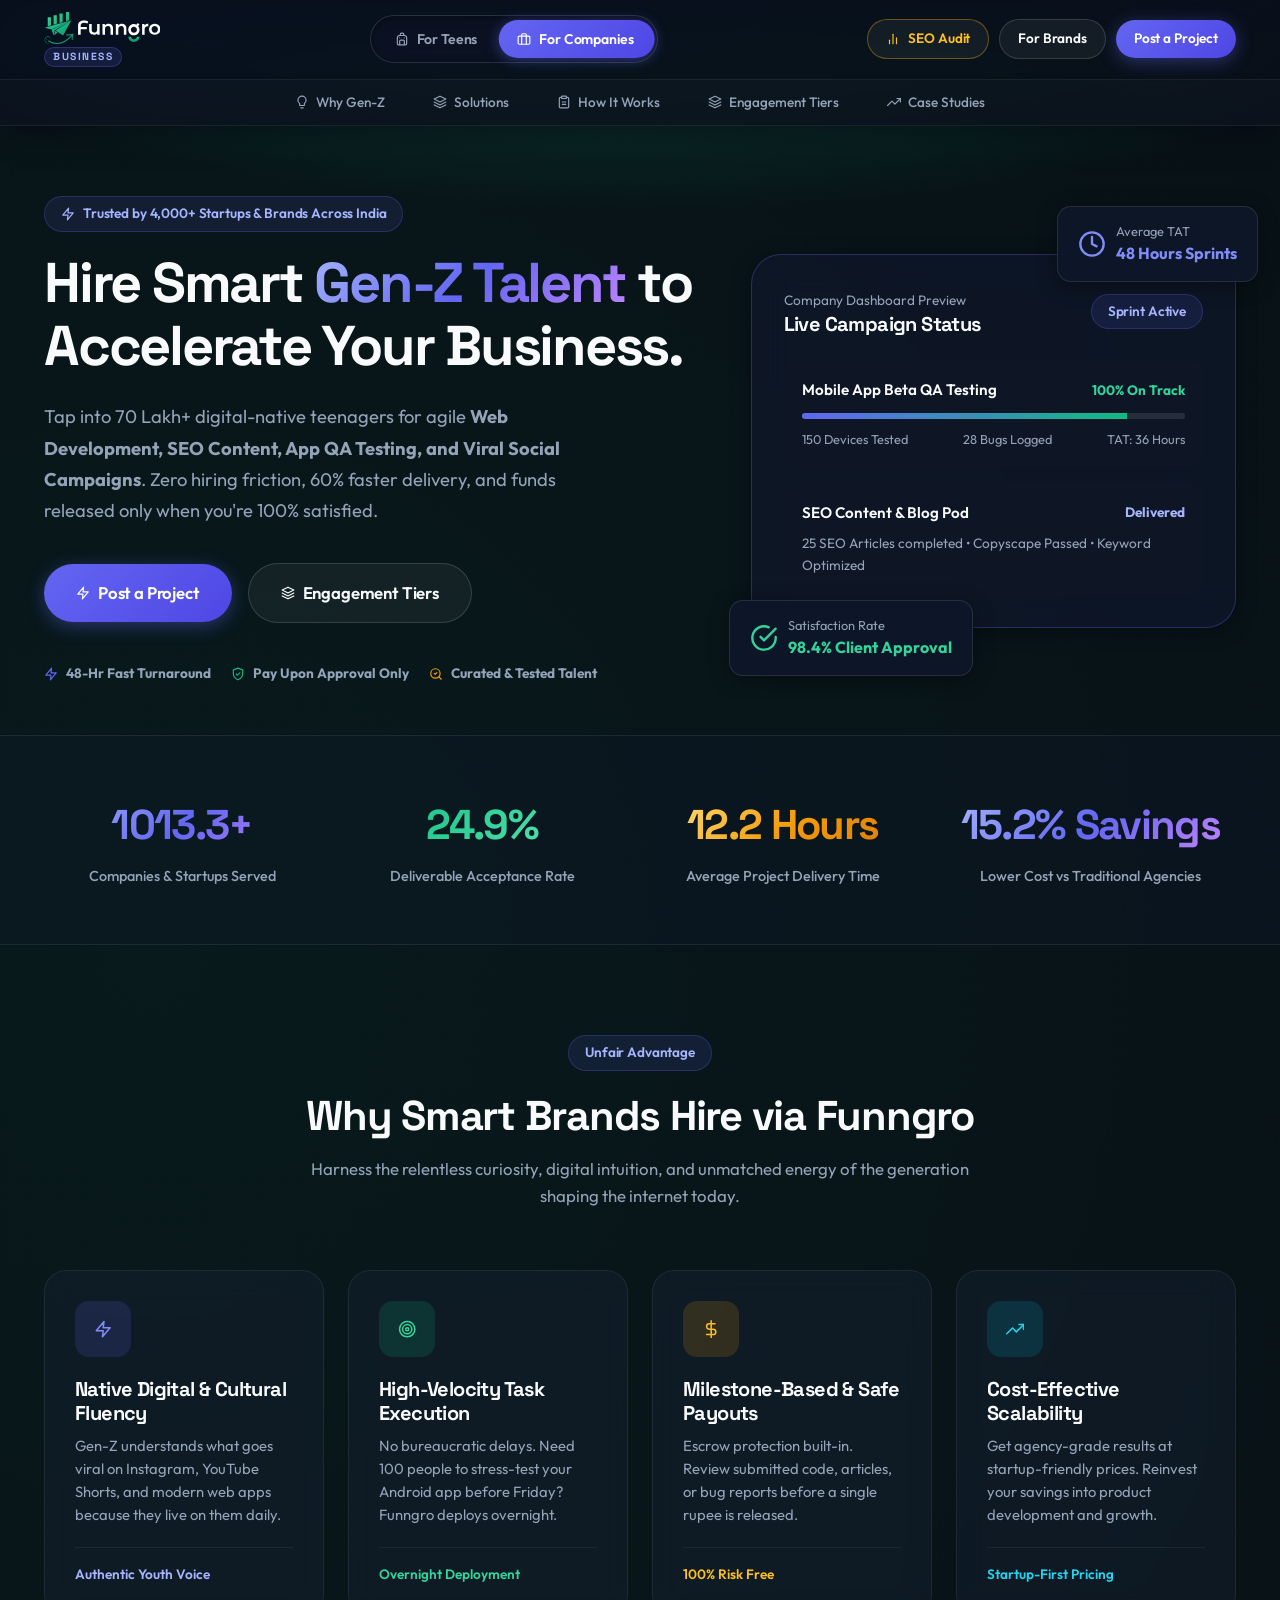
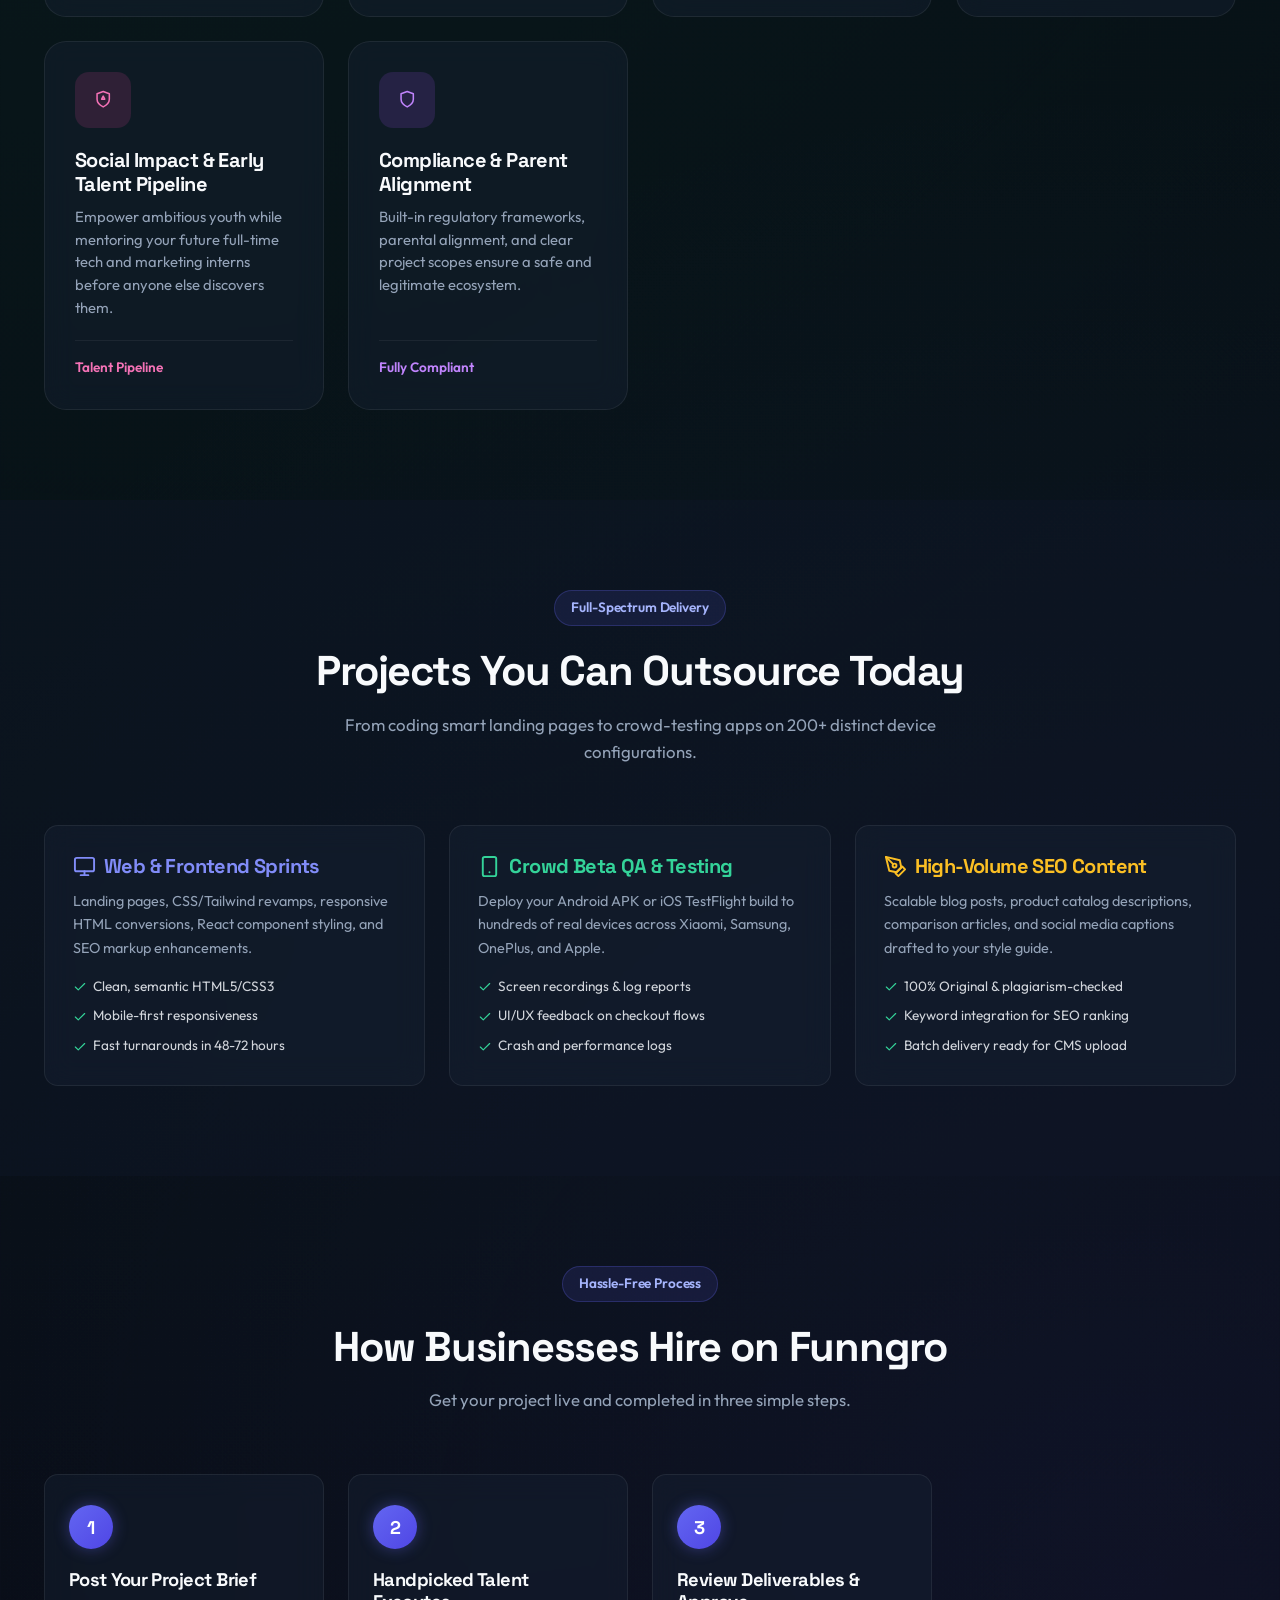
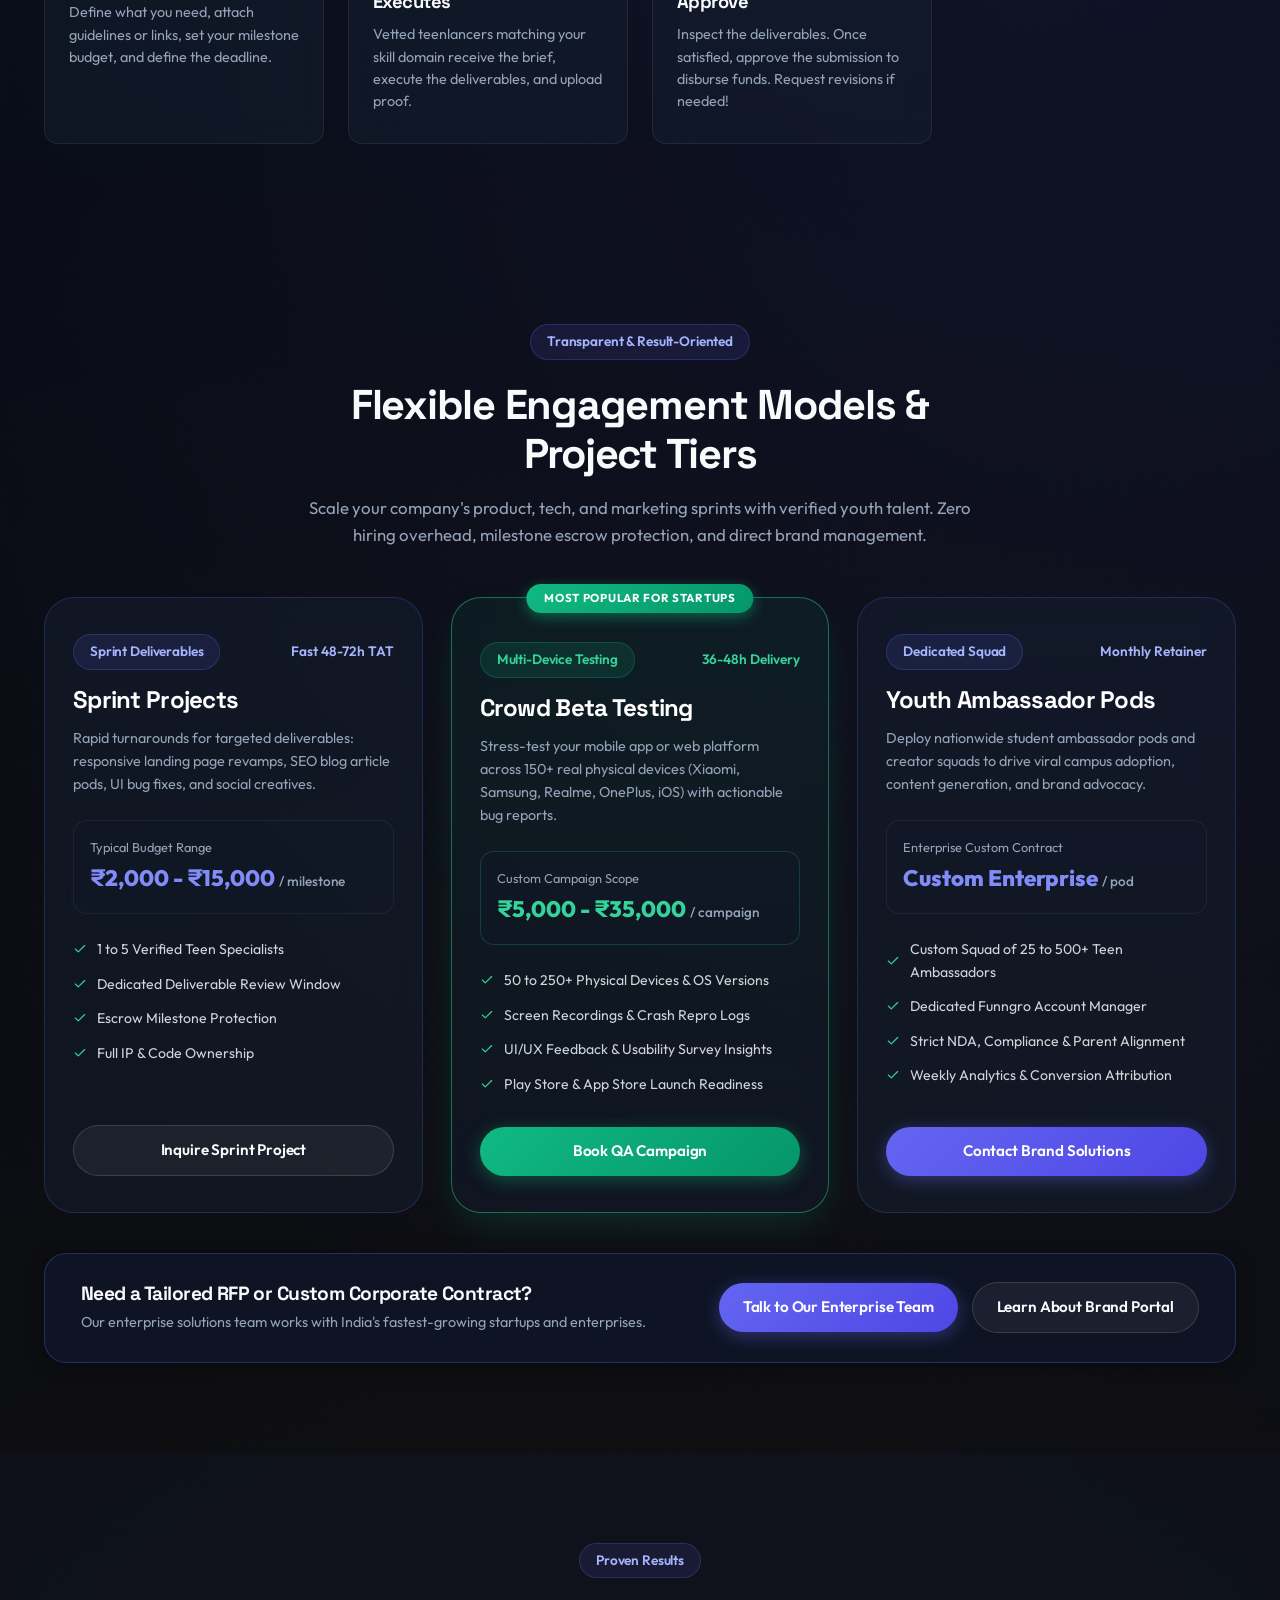
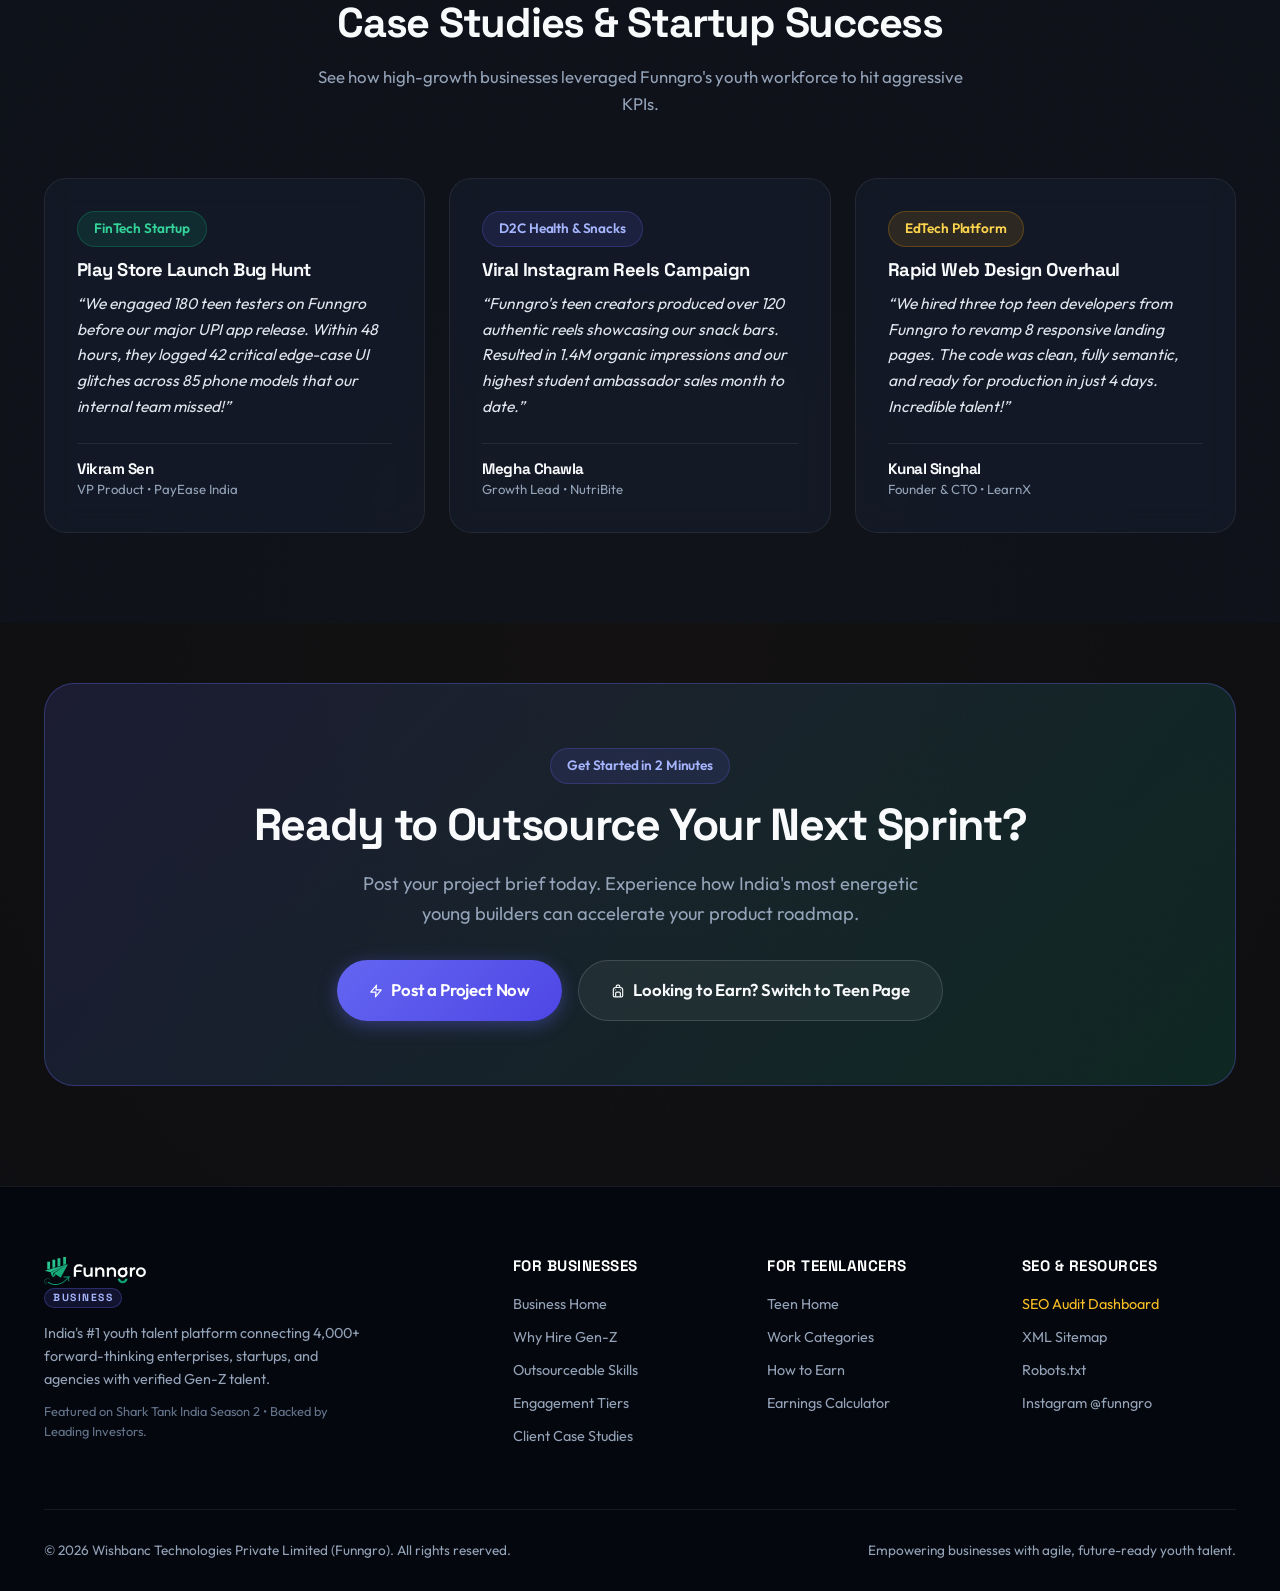
<file: company.html>
<!DOCTYPE html>
<html lang="en">
<head>
  <!-- SEO Character Encoding & Viewport -->
  <meta charset="UTF-8">
  <meta name="viewport" content="width=device-width, initial-scale=1.0">
  <meta http-equiv="X-UA-Compatible" content="ie=edge">

  <!-- Favicon from Funngro -->
  <link rel="icon" type="image/x-icon" href="https://www.funngro.com/favicon.ico">
  <link rel="shortcut icon" href="assets/images/favicon.ico">

  <!-- Primary Meta Tags -->
  <title>Hire Smart Gen-Z &amp; Teen Talent | Funngro for Companies &amp; Startups</title>
  <meta name="title" content="Hire Smart Gen-Z &amp; Teen Talent | Funngro for Companies &amp; Startups">
  <meta name="description" content="Hire verified Gen-Z & teen freelancers on Funngro. Outsource Web Development, SEO Content, Graphic Design, Social Media & App Testing to 70 Lakh+ young digital natives. 60% faster turnaround, pay upon satisfaction.">
  <meta name="keywords" content="hire teen freelancers, hire Gen-Z talent, freelance developers India, outsourced content writing, app QA testers, Funngro for business, startup freelancers, freelance marketplace India, Shark Tank India">
  <meta name="author" content="Funngro">
  <meta name="robots" content="index, follow">
  <link rel="canonical" href="https://funngro.com/company.html">

  <!-- Open Graph / Facebook -->
  <meta property="og:type" content="website">
  <meta property="og:url" content="https://funngro.com/company.html">
  <meta property="og:title" content="Hire Smart Teen &amp; Gen-Z Talent | Funngro for Business">
  <meta property="og:description" content="Scale your business with 70 Lakh+ ambitious teenlancers. High ROI, quick execution, and zero hiring overhead.">
  <meta property="og:image" content="https://funngro.com/assets/images/funngro-company-og.png">
  <meta property="og:site_name" content="Funngro">

  <!-- Twitter Cards -->
  <meta name="twitter:card" content="summary_large_image">
  <meta name="twitter:url" content="https://funngro.com/company.html">
  <meta name="twitter:title" content="Hire Teen Talent for Companies | Funngro">
  <meta name="twitter:description" content="Supercharge your startup with agile teen freelancers in Tech, Content, Design & QA Testing.">
  <meta name="twitter:image" content="https://funngro.com/assets/images/funngro-company-twitter.png">

  <!-- Stylish Google Fonts: Outfit, Space Grotesk & Plus Jakarta Sans -->
  <link rel="preconnect" href="https://fonts.googleapis.com">
  <link rel="preconnect" href="https://fonts.gstatic.com" crossorigin>
  <link href="https://fonts.googleapis.com/css2?family=Outfit:wght@300;400;500;600;700;800;900&family=Plus+Jakarta+Sans:wght@400;500;600;700;800&family=Space+Grotesk:wght@500;600;700;800&display=swap" rel="stylesheet">

  <!-- Core Stylesheet -->
  <link rel="stylesheet" href="assets/css/style.css">

  <!-- Schema.org JSON-LD Structured Data for Companies / B2B -->
  <script type="application/ld+json">
  {
    "@context": "https://schema.org",
    "@graph": [
      {
        "@type": "Organization",
        "@id": "https://funngro.com/#organization",
        "name": "Funngro for Business",
        "url": "https://funngro.com/company.html",
        "logo": "https://www.funngro.com/favicon.ico",
        "sameAs": [
          "https://www.linkedin.com/company/funngro/",
          "https://www.instagram.com/funngro/"
        ],
        "description": "Funngro helps startups and enterprises hire verified teenage and Gen-Z talent for rapid execution in tech, design, content, and testing."
      },
      {
        "@type": "Service",
        "name": "Teen & Gen-Z Freelance Talent Outsourcing",
        "provider": { "@id": "https://funngro.com/#organization" },
        "serviceType": "Freelance Outsourcing & Digital Gigs",
        "areaServed": "India, Global",
        "description": "Outsource web development, SEO content writing, beta app testing, and social media campaigns to ambitious, verified youth talent."
      }
    ]
  }
  </script>
</head>
<body>

  <!-- Navigation Header with Segmented Slider & Sub-Navbar -->
  <header class="site-header" role="banner">
    <!-- Top Row -->
    <div class="container nav-top-row">
      <!-- Official Funngro Logo with BUSINESS Subtitle -->
      <a aria-label="Funngro home" class="funngro-brand" href="index.html">
        <svg class="funngro-logo-svg" viewBox="0 0 182 50" xmlns="http://www.w3.org/2000/svg" fill="none" aria-label="Funngro">
          <path fill-rule="evenodd" clip-rule="evenodd" d="M39.3417 0H34.3313V14.4308L39.3417 13.0416V0ZM29.1843 2.33008V15.8561L28.9561 15.9201L24.1738 17.2544V2.33008H29.1843ZM20.0397 5.05371H15.0293V19.7952L20.0397 18.3969V5.05371ZM10.8217 8.32568V20.9561L10.5935 21.02L5.82033 22.3544V8.32568H10.8217ZM35.9105 16.0672L39.3421 14.5136L42.7094 12.9875L42.7086 12.988L39.3423 14.5958L36.2484 16.0672L11.9445 27.6283L15.011 36.6487L16.6994 28.6519L37.6083 16.0672L39.3423 15.0162L42.7045 12.9906L39.342 15.1533L37.9274 16.0672L17.9677 28.9078L29.9051 36.9137L42.7095 12.9876L42.7095 12.9875L42.7097 12.9873L39.3421 13.9286L34.3316 15.3178L29.1842 16.7435L24.1738 18.1418L20.0395 19.2842L15.029 20.6825L10.8217 21.8432L5.81122 23.2415L1.5035 24.4387L11.3328 27.1805L35.9105 16.0672ZM21.1438 32.015L15.7866 36.8223L17.7122 29.3281L21.1438 32.015ZM44.644 34.1532L46.159 33.5957L45.7483 35.1494C45.7301 35.2042 44.3976 40.249 45.1642 43.4843L43.5306 43.8682C43.0651 41.885 43.2568 39.4265 43.5489 37.553C41.8878 39.5727 38.5566 43.1644 33.9204 45.9885C29.9595 48.4103 25.8617 49.7447 21.7456 49.964C20.8238 50.0188 19.902 50.0097 18.9803 49.9457C14.7547 49.6624 10.5382 48.2001 6.40391 45.5863L7.29831 44.1698C15.8681 49.5893 24.5109 49.7355 32.9986 44.5902C37.4797 41.8758 40.747 38.3115 42.3168 36.4014C38.8943 36.8675 35.1159 36.5751 34.906 36.5568L35.0429 34.8843C35.1068 34.8935 41.3037 35.3778 44.644 34.1532ZM5.45529 48.5196C4.89857 48.4099 4.36923 48.2088 3.88553 47.9255C3.41095 47.6331 2.97288 47.2766 2.61694 46.8471C2.26101 46.4175 1.97808 45.9332 1.78643 45.4214C1.58564 44.9096 1.49438 44.3521 1.48525 43.8037C1.47612 43.2554 1.55826 42.707 1.73167 42.1861C1.90507 41.6652 2.16974 41.1808 2.50742 40.7421C2.8451 40.3126 3.2558 39.9379 3.72125 39.6363C4.17757 39.3347 4.69779 39.1336 5.22713 39.0056C5.76559 38.8777 6.32231 38.8503 6.8699 38.9143C7.14369 38.9417 7.41749 39.0056 7.68216 39.0788C7.94683 39.1519 8.2115 39.2524 8.45792 39.3712C9.45271 39.8556 10.2923 40.6964 10.7669 41.72C10.8856 41.9759 10.986 42.2409 11.0681 42.5151C11.1411 42.7893 11.1959 43.0726 11.2233 43.3559C11.2871 43.9225 11.2506 44.5075 11.1137 45.0741C11.2141 44.7999 11.278 44.5166 11.3236 44.2241C11.3693 43.9317 11.3875 43.6392 11.3784 43.3468C11.3693 42.7527 11.2415 42.1587 11.0225 41.6103C10.8034 41.0528 10.484 40.5319 10.0824 40.0841C9.68087 39.6363 9.19716 39.2524 8.6587 38.9691C7.59089 38.3933 6.30406 38.2197 5.10848 38.4664C3.90378 38.7223 2.8086 39.4169 2.0511 40.3765C1.67691 40.8609 1.38486 41.4184 1.1932 41.9942C1.10194 42.2866 1.02892 42.5882 0.983291 42.8898C0.937659 43.1914 0.919406 43.5021 0.937659 43.8037C0.965038 44.4161 1.08368 45.0284 1.32097 45.595C1.54914 46.1616 1.87769 46.6826 2.28839 47.1395C2.69908 47.5874 3.18279 47.9712 3.71212 48.2545C4.24146 48.5378 4.82556 48.7206 5.41878 48.8029C6.60523 48.9674 7.82819 48.6932 8.80472 48.0443C7.75517 48.5744 6.5596 48.748 5.45529 48.5196ZM4.44224 41.5926C4.24145 41.7662 4.05892 41.9764 3.9129 42.2049C3.75775 42.4334 3.65736 42.6893 3.55696 42.9817C3.47482 43.2468 3.44745 43.521 3.43832 43.7951C3.44745 44.0693 3.47482 44.3435 3.55696 44.6085C3.6391 44.8736 3.75775 45.1294 3.90377 45.3671C4.05892 45.5956 4.25058 45.8149 4.46049 46.0068C4.6704 46.1987 4.91681 46.3541 5.18148 46.4821L5.38227 46.5643L5.43703 46.5826L5.49179 46.6009L5.6013 46.6374C5.69865 46.674 5.79599 46.6943 5.89333 46.7146C5.94202 46.7247 5.9907 46.7349 6.03938 46.7471C5.7382 46.7471 5.43703 46.7105 5.13585 46.6283C4.8438 46.5369 4.56088 46.3998 4.29621 46.2262C4.03154 45.824 3.80338 45.5773 3.41094 45.3305 3.25579 45.0472 3.13714 44.7456C3.0185 44.444 2.95461 44.1241 2.93636 43.7951C2.91811 43.4753 2.95461 43.1462 3.02763 42.8264C3.11889 42.5065 3.23753 42.2049 3.41094 41.9216C3.58434 41.6474 3.79425 41.3915 4.04067 41.1722C4.29621 40.9528 4.57001 40.7792 4.87118 40.6421C5.17236 40.5142 5.49179 40.4319 5.82034 40.3862C6.14889 40.3496 6.47745 40.3679 6.79688 40.4228C7.11631 40.4867 7.42661 40.5873 7.70953 40.7426C7.99245 40.898 8.25712 41.0899 8.47616 41.3184C8.6952 41.5469 8.87773 41.8028 9.02375 42.0861C9.16065 42.3694 9.25191 42.671 9.30667 42.9726C9.35231 43.2833 9.34318 43.5849 9.29755 43.8865C9.29579 43.8567 9.29438 43.8271 9.29297 43.7979C9.28707 43.6749 9.2814 43.5568 9.25192 43.4387L9.23366 43.329L9.22453 43.2742L9.20628 43.2194L9.15152 43.0092C9.06026 42.735 8.93249 42.4699 8.77734 42.2323C8.61306 41.9947 8.4214 41.7754 8.21149 41.5926C8.00158 41.4098 7.76429 41.2636 7.50875 41.1448L7.31709 41.0716L7.27146 41.0534L7.22583 41.0351L7.12543 41.0077L7.02504 40.9803C7.00679 40.9757 6.99082 40.9734 6.97485 40.9711C6.95887 40.9688 6.9429 40.9665 6.92465 40.962C6.89272 40.9574 6.8585 40.9506 6.82429 40.9437C6.79005 40.9368 6.75582 40.93 6.72387 40.9254C6.45007 40.8889 6.17628 40.8889 5.90248 40.9254C5.63781 40.9711 5.37314 41.0442 5.12673 41.1539C4.88031 41.2636 4.65215 41.4189 4.44224 41.5926Z" fill="url(#fgrad-leaf)"></path>
          <path d="M58.7411 17.9759C57.7801 18.8076 57.3056 20.0432 57.3056 21.6709V23.5481H66.8563V26.9935H57.3056V35.4051H53.2361V21.6709C53.2361 19.0215 54.0903 16.9304 55.7869 15.4216C57.4835 13.9127 59.8327 13.1523 62.8106 13.1523C64.0682 13.1523 65.2309 13.283 66.3106 13.5563C67.3902 13.8295 68.3394 14.2216 69.158 14.7444L67.8767 18.071C66.5835 17.1681 64.958 16.7285 63.0004 16.7285C61.1259 16.7285 59.7021 17.1443 58.7411 17.9759Z" fill="currentColor"></path>
          <path d="M86.9067 18.6644V35.4044H83.1931V33.2659C82.5643 34.0144 81.7813 34.5965 80.844 35.0005C79.9067 35.4044 78.8982 35.6064 77.8067 35.6064C75.5762 35.6064 73.8203 34.9886 72.539 33.7411C71.2576 32.4936 70.6169 30.6521 70.6169 28.2047V18.6406H74.5322V27.67C74.5322 29.1789 74.8762 30.2957 75.5525 31.0442C76.2288 31.7808 77.2016 32.161 78.4474 32.161C79.8474 32.161 80.9508 31.7333 81.7813 30.866C82.5999 29.9987 83.0152 28.7512 83.0152 27.1235V18.6644H86.9067Z" fill="currentColor"></path>
          <path d="M105.972 20.328C107.242 21.5636 107.882 23.3933 107.882 25.8169V35.4048H103.967V26.3159C103.967 24.8546 103.623 23.7497 102.935 23.0131C102.247 22.2765 101.262 21.8963 99.9925 21.8963C98.5569 21.8963 97.4179 22.3359 96.5756 23.1913C95.7451 24.0586 95.3179 25.3061 95.3179 26.9337V35.4048H91.4027V18.6647H95.1281V20.827C95.7688 20.0548 96.5874 19.4726 97.5722 19.0686C98.5569 18.6766 99.6603 18.4746 100.894 18.4746C103.006 18.4746 104.703 19.0924 105.972 20.328Z" fill="currentColor"></path>
          <path d="M126.783 20.328C128.052 21.5636 128.693 23.3933 128.693 25.8169V35.4048H124.778V26.3159C124.778 24.8546 124.434 23.7497 123.746 23.0131C123.057 22.2765 122.073 21.8963 120.803 21.8963C119.368 21.8963 118.229 22.3359 117.386 23.1913C116.556 24.0586 116.129 25.3061 116.129 26.9337V35.4048H112.214V18.6647H115.939V20.827C116.58 20.0548 117.398 19.4726 118.383 19.0686C119.368 18.6766 120.471 18.4746 121.705 18.4746C123.817 18.4746 125.513 19.0924 126.783 20.328Z" fill="currentColor"></path>
          <path d="M162.993 18.4746V22.2052C162.66 22.1458 162.352 22.1101 162.091 22.1101C160.572 22.1101 159.374 22.5497 158.52 23.4408C157.665 24.3318 157.238 25.6031 157.238 27.2783V35.4048H153.323V18.6647H157.049V21.1122C158.176 19.3538 160.157 18.4746 162.993 18.4746Z" fill="currentColor"></path>
          <path d="M168.473 34.5254C167.121 33.7888 166.053 32.7789 165.293 31.4721C164.534 30.1652 164.154 28.6919 164.154 27.0405C164.154 25.3891 164.534 23.9159 165.293 22.6209C166.053 21.3258 167.109 20.316 168.473 19.5794C169.826 18.8428 171.356 18.4863 173.041 18.4863C174.749 18.4863 176.28 18.8546 177.644 19.5794C178.997 20.316 180.065 21.3258 180.824 22.6209C181.583 23.9159 181.963 25.3891 181.963 27.0405C181.963 28.6919 181.583 30.1652 180.824 31.4721C180.065 32.7789 179.009 33.8007 177.644 34.5254C176.292 35.262 174.749 35.6185 173.041 35.6185C171.356 35.6185 169.826 35.2501 168.473 34.5254ZM176.612 30.8305C177.549 29.8681 178.024 28.6088 178.024 27.0405C178.024 25.4722 177.549 24.2129 176.612 23.2505C175.675 22.2882 174.488 21.813 173.041 21.813C171.593 21.813 170.419 22.2882 169.493 23.2505C168.568 24.2129 168.105 25.4722 168.105 27.0405C168.105 28.6088 168.568 29.8681 169.493 30.8305C170.419 31.7928 171.605 32.2681 173.041 32.2681C174.476 32.2681 175.675 31.7928 176.612 30.8305Z" fill="currentColor"></path>
          <path d="M140.497 46.787C135.87 46.787 132.074 43.2346 131.741 38.6367H135.823C136.143 40.9416 138.148 42.7237 140.509 42.7237C142.894 42.7237 144.875 40.9772 145.196 38.6367H149.265C148.921 43.2227 145.124 46.787 140.497 46.787Z" fill="url(#fgrad-pulse)"></path>
          <path d="M140.498 36.4388C135.657 36.4388 131.718 32.4944 131.718 27.647C131.718 22.7996 135.657 18.8552 140.498 18.8552C141.803 18.8552 143.084 19.1522 144.282 19.7225L144.448 19.8057L146.572 17.2988L149.182 19.5205L147.154 21.9205L147.284 22.0749C148.565 23.6432 149.277 25.6273 149.277 27.647C149.277 32.4944 145.338 36.4388 140.498 36.4388ZM140.498 22.9185C137.887 22.9185 135.776 25.0451 135.776 27.647C135.776 30.2608 137.899 32.3875 140.498 32.3875C143.108 32.3875 145.22 30.2608 145.22 27.647C145.22 25.0332 143.108 22.9185 140.498 22.9185Z" fill="currentColor"></path>
          <defs>
            <linearGradient id="fgrad-leaf" x1="-12.557" y1="17.2013" x2="16.8859" y2="58.5631" gradientUnits="userSpaceOnUse">
              <stop stop-color="#34d399"></stop>
              <stop offset="1" stop-color="#059669"></stop>
            </linearGradient>
            <linearGradient id="fgrad-pulse" x1="140.731" y1="30.0836" x2="140.284" y2="46.6257" gradientUnits="userSpaceOnUse">
              <stop offset="0.1286" stop-color="#34d399"></stop>
              <stop offset="1" stop-color="#059669"></stop>
            </linearGradient>
          </defs>
        </svg>
        <span class="brand-subtext brand-subtext-business">BUSINESS</span>
      </a>

      <!-- 2-Way Segmented Slider Control -->
      <nav class="slider-nav-container" aria-label="Portal Navigation">
        <div class="slider-indicator indicator-business"></div>
        <a href="teen.html" class="slider-tab-btn" data-target="teen">
          <svg class="svg-icon svg-icon-sm" viewBox="0 0 24 24"><path d="M4 10a4 4 0 0 1 4-4h8a4 4 0 0 1 4 4v10a2 2 0 0 1-2 2H6a2 2 0 0 1-2-2V10z"/><path d="M9 6V4a2 2 0 0 1 2-2h2a2 2 0 0 1 2 2v2"/><path d="M8 21v-5a2 2 0 0 1 2-2h4a2 2 0 0 1 2 2v5"/><line x1="8" y1="10" x2="8.01" y2="10"/><line x1="16" y1="10" x2="16.01" y2="10"/></svg>
          <span>For Teens</span>
        </a>
        <a href="company.html" class="slider-tab-btn active" data-target="company" aria-current="page">
          <svg class="svg-icon svg-icon-sm" viewBox="0 0 24 24"><rect x="2" y="7" width="20" height="14" rx="2" ry="2"/><path d="M16 21V5a2 2 0 0 0-2-2h-4a2 2 0 0 0-2 2v16"/></svg>
          <span>For Companies</span>
        </a>
      </nav>

      <!-- Action Buttons for Companies -->
      <div class="nav-actions-group">
        <a href="seo-audit.html" class="btn btn-outline btn-sm" style="border-color: rgba(245, 158, 11, 0.4); color: #fbbf24;">
          <svg class="svg-icon svg-icon-sm" style="color: #fbbf24;" viewBox="0 0 24 24"><line x1="18" y1="20" x2="18" y2="10"/><line x1="12" y1="20" x2="12" y2="4"/><line x1="6" y1="20" x2="6" y2="14"/></svg>
          <span>SEO Audit</span>
        </a>
        <a href="https://www.funngro.com/for-brands" target="_blank" rel="noopener" class="btn btn-outline btn-sm">For Brands</a>
        <a href="https://www.funngro.com/contact" target="_blank" rel="noopener" class="btn btn-secondary btn-sm">Post a Project</a>
        <button class="mobile-menu-btn" aria-label="Toggle Mobile Menu">
          <svg class="svg-icon" viewBox="0 0 24 24"><line x1="3" y1="12" x2="21" y2="12"/><line x1="3" y1="6" x2="21" y2="6"/><line x1="3" y1="18" x2="21" y2="18"/></svg>
        </button>
      </div>
    </div>

    <!-- Sub-Navbar Row for Companies -->
    <div class="sub-navbar">
      <div class="container">
        <ul class="sub-nav-links" role="menubar">
          <li role="none">
            <a href="#why-teens" class="sub-nav-link" role="menuitem">
              <svg class="svg-icon svg-icon-sm" viewBox="0 0 24 24"><path d="M9 18h6"/><path d="M10 22h4"/><path d="M12 2a7 7 0 0 0-7 7c0 2.38 1.19 4.47 3 5.74V17a1 1 0 0 0 1 1h6a1 1 0 0 0 1-1v-2.26c1.81-1.27 3-3.36 3-5.74a7 7 0 0 0-7-7z"/></svg>
              <span>Why Gen-Z</span>
            </a>
          </li>
          <li role="none">
            <a href="#company-categories" class="sub-nav-link" role="menuitem">
              <svg class="svg-icon svg-icon-sm" viewBox="0 0 24 24"><polygon points="12 2 2 7 12 12 22 7 12 2"/><polyline points="2 17 12 22 22 17"/><polyline points="2 12 12 17 22 12"/></svg>
              <span>Solutions</span>
            </a>
          </li>
          <li role="none">
            <a href="#company-how-it-works" class="sub-nav-link" role="menuitem">
              <svg class="svg-icon svg-icon-sm" viewBox="0 0 24 24"><path d="M16 4h2a2 2 0 0 1 2 2v14a2 2 0 0 1-2 2H6a2 2 0 0 1-2-2V6a2 2 0 0 1 2-2h2"/><rect x="8" y="2" width="8" height="4" rx="1" ry="1"/><path d="M9 12h6"/><path d="M9 16h6"/></svg>
              <span>How It Works</span>
            </a>
          </li>
          <li role="none">
            <a href="#cost-calculator" class="sub-nav-link" role="menuitem">
              <svg class="svg-icon svg-icon-sm" viewBox="0 0 24 24"><polygon points="12 2 2 7 12 12 22 7 12 2"/><polyline points="2 17 12 22 22 17"/><polyline points="2 12 12 17 22 12"/></svg>
              <span>Engagement Tiers</span>
            </a>
          </li>
          <li role="none">
            <a href="#case-studies" class="sub-nav-link" role="menuitem">
              <svg class="svg-icon svg-icon-sm" viewBox="0 0 24 24"><polyline points="23 6 13.5 15.5 8.5 10.5 1 18"/><polyline points="17 6 23 6 23 12"/></svg>
              <span>Case Studies</span>
            </a>
          </li>
        </ul>
      </div>
    </div>

    <!-- Mobile Drawer Navigation -->
    <div class="mobile-drawer" role="dialog" aria-label="Mobile Navigation">
      <div style="display: flex; gap: 8px; justify-content: center; flex-wrap: wrap;">
        <a href="teen.html" class="btn btn-outline btn-sm" style="flex: 1;">For Teens</a>
        <a href="company.html" class="btn btn-secondary btn-sm" style="flex: 1;">For Companies</a>
        <a href="seo-audit.html" class="btn btn-outline btn-sm" style="flex: 1;">SEO Audit</a>
      </div>
      <div style="display: flex; flex-direction: column; gap: 8px;">
        <a href="#why-teens" class="sub-nav-link">Why Hire Gen-Z Talent</a>
        <a href="#company-categories" class="sub-nav-link">Outsourceable Solutions</a>
        <a href="#company-how-it-works" class="sub-nav-link">How Hiring Works</a>
        <a href="#cost-calculator" class="sub-nav-link">Project Solutions &amp; Tiers</a>
        <a href="#case-studies" class="sub-nav-link">Client Case Studies</a>
      </div>
      <div style="display: flex; gap: 10px; border-top: 1px solid rgba(255,255,255,0.1); padding-top: 14px;">
        <a href="https://www.funngro.com/for-brands" target="_blank" rel="noopener" class="btn btn-outline btn-sm" style="flex: 1; text-align: center;">For Brands</a>
        <a href="https://www.funngro.com/contact" target="_blank" rel="noopener" class="btn btn-secondary btn-sm" style="flex: 1; text-align: center;">Post a Project</a>
      </div>
    </div>
  </header>

  <!-- Hero Section -->
  <main id="main-content">
    <section class="hero-section" aria-labelledby="company-hero-heading">
      <div class="container hero-grid">
        <div class="hero-content">
          <div class="badge badge-indigo">
            <svg class="svg-icon svg-icon-sm" viewBox="0 0 24 24"><polygon points="13 2 3 14 12 14 11 22 21 10 12 10 13 2"/></svg>
            <span>Trusted by 4,000+ Startups &amp; Brands Across India</span>
          </div>
          <h1 id="company-hero-heading" class="hero-title">
            Hire Smart <span class="text-gradient-indigo">Gen-Z Talent</span> to Accelerate Your Business.
          </h1>
          <p class="hero-description">
            Tap into 70 Lakh+ digital-native teenagers for agile <strong>Web Development, SEO Content, App QA Testing, and Viral Social Campaigns</strong>. Zero hiring friction, 60% faster delivery, and funds released only when you're 100% satisfied.
          </p>

          <div class="hero-cta-group">
            <a href="https://www.funngro.com/contact" target="_blank" rel="noopener" class="btn btn-secondary btn-lg">
              <svg class="svg-icon svg-icon-sm" viewBox="0 0 24 24"><polygon points="13 2 3 14 12 14 11 22 21 10 12 10 13 2"/></svg>
              <span>Post a Project</span>
            </a>
            <a href="#cost-calculator" class="btn btn-outline btn-lg">
              <svg class="svg-icon svg-icon-sm" viewBox="0 0 24 24"><polygon points="12 2 2 7 12 12 22 7 12 2"/><polyline points="2 17 12 22 22 17"/><polyline points="2 12 12 17 22 12"/></svg>
              <span>Engagement Tiers</span>
            </a>
          </div>

          <div class="trust-badges">
            <div class="trust-badge-item">
              <svg class="svg-icon svg-icon-sm" style="color: #6366f1;" viewBox="0 0 24 24"><polygon points="13 2 3 14 12 14 11 22 21 10 12 10 13 2"/></svg>
              <strong>48-Hr Fast Turnaround</strong>
            </div>
            <div class="trust-badge-item">
              <svg class="svg-icon svg-icon-sm" style="color: #10b981;" viewBox="0 0 24 24"><path d="M12 22s8-4 8-10V5l-8-3-8 3v7c0 6 8 10 8 10z"/><path d="m9 12 2 2 4-4"/></svg>
              <strong>Pay Upon Approval Only</strong>
            </div>
            <div class="trust-badge-item">
              <svg class="svg-icon svg-icon-sm" style="color: #f59e0b;" viewBox="0 0 24 24"><circle cx="11" cy="11" r="8"/><line x1="21" y1="21" x2="16.65" y2="16.65"/><path d="m9 11 1.5 1.5 3-3"/></svg>
              <strong>Curated &amp; Tested Talent</strong>
            </div>
          </div>
        </div>

        <div class="hero-card-preview">
          <div class="glass-panel" style="padding: 32px; border-radius: var(--radius-xl); text-align: left; border-color: rgba(99, 102, 241, 0.3);">
            <div style="display: flex; justify-content: space-between; align-items: center; margin-bottom: 24px;">
              <div>
                <span style="font-size: 0.85rem; color: var(--color-text-muted);">Company Dashboard Preview</span>
                <h3 style="font-size: 1.25rem;">Live Campaign Status</h3>
              </div>
              <span class="badge badge-indigo" style="margin: 0;">Sprint Active</span>
            </div>

            <!-- Deliverable Preview -->
            <div style="background: rgba(17, 24, 39, 0.7); padding: 18px; border-radius: var(--radius-md); margin-bottom: 16px;">
              <div style="display: flex; justify-content: space-between; align-items: center; margin-bottom: 10px;">
                <span style="font-weight: 600; font-size: 0.95rem;">Mobile App Beta QA Testing</span>
                <span style="color: #34d399; font-weight: 700; font-size: 0.85rem;">100% On Track</span>
              </div>
              <div style="background: rgba(255, 255, 255, 0.1); height: 6px; border-radius: 3px; overflow: hidden; margin-bottom: 10px;">
                <div style="background: linear-gradient(90deg, #6366f1, #10b981); width: 85%; height: 100%;"></div>
              </div>
              <div style="display: flex; justify-content: space-between; font-size: 0.8rem; color: var(--color-text-muted);">
                <span>150 Devices Tested</span>
                <span>28 Bugs Logged</span>
                <span>TAT: 36 Hours</span>
              </div>
            </div>

            <div style="background: rgba(17, 24, 39, 0.7); padding: 18px; border-radius: var(--radius-md);">
              <div style="display: flex; justify-content: space-between; align-items: center; margin-bottom: 8px;">
                <span style="font-weight: 600; font-size: 0.95rem;">SEO Content &amp; Blog Pod</span>
                <span style="color: #a5b4fc; font-weight: 700; font-size: 0.85rem;">Delivered</span>
              </div>
              <p style="font-size: 0.85rem; color: var(--color-text-muted);">
                25 SEO Articles completed &bull; Copyscape Passed &bull; Keyword Optimized
              </p>
            </div>
          </div>

          <!-- Floating Stat Badge -->
          <div class="hero-floating-card float-top-right">
            <div style="display: flex; align-items: center; gap: 10px;">
              <svg class="svg-icon" style="color: #818cf8; width: 28px; height: 28px;" viewBox="0 0 24 24"><circle cx="12" cy="12" r="10"/><polyline points="12 6 12 12 16 14"/></svg>
              <div>
                <p style="font-size: 0.8rem; color: var(--color-text-muted);">Average TAT</p>
                <p style="font-weight: 700; color: #818cf8;">48 Hours Sprints</p>
              </div>
            </div>
          </div>

          <div class="hero-floating-card float-bottom-left">
            <div style="display: flex; align-items: center; gap: 10px;">
              <svg class="svg-icon" style="color: #34d399; width: 28px; height: 28px;" viewBox="0 0 24 24"><path d="M22 11.08V12a10 10 0 1 1-5.93-9.14"/><polyline points="22 4 12 14.01 9 11.01"/></svg>
              <div>
                <p style="font-size: 0.8rem; color: var(--color-text-muted);">Satisfaction Rate</p>
                <p style="font-weight: 700; color: #34d399;">98.4% Client Approval</p>
              </div>
            </div>
          </div>
        </div>
      </div>
    </section>

    <!-- Social Proof Metrics Bar -->
    <section class="stats-section" aria-label="Company Metrics">
      <div class="container">
        <div class="stats-grid">
          <div class="stat-item">
            <div class="stat-number text-gradient-indigo counter-val" data-target="4000" data-suffix="+">0</div>
            <div class="stat-label">Companies &amp; Startups Served</div>
          </div>
          <div class="stat-item">
            <div class="stat-number text-gradient-emerald counter-val" data-target="98.4" data-suffix="%">0</div>
            <div class="stat-label">Deliverable Acceptance Rate</div>
          </div>
          <div class="stat-item">
            <div class="stat-number text-gradient-gold counter-val" data-target="48" data-suffix=" Hours">0</div>
            <div class="stat-label">Average Project Delivery Time</div>
          </div>
          <div class="stat-item">
            <div class="stat-number text-gradient-indigo counter-val" data-target="60" data-suffix="% Savings">0</div>
            <div class="stat-label">Lower Cost vs Traditional Agencies</div>
          </div>
        </div>
      </div>
    </section>

    <!-- Why Hire Gen-Z / Teenlancers -->
    <section id="why-teens" class="categories-section" aria-labelledby="why-heading">
      <div class="container">
        <div class="section-header">
          <div class="badge badge-indigo">Unfair Advantage</div>
          <h2 id="why-heading" class="section-title">Why Smart Brands Hire via Funngro</h2>
          <p class="section-subtitle">
            Harness the relentless curiosity, digital intuition, and unmatched energy of the generation shaping the internet today.
          </p>
        </div>

        <div class="categories-grid">
          <article class="glass-card category-card">
            <div>
              <div class="cat-icon-box cat-icon-indigo">
                <svg class="svg-icon" viewBox="0 0 24 24"><polygon points="13 2 3 14 12 14 11 22 21 10 12 10 13 2"/></svg>
              </div>
              <h3 class="cat-title">Native Digital &amp; Cultural Fluency</h3>
              <p class="cat-desc">
                Gen-Z understands what goes viral on Instagram, YouTube Shorts, and modern web apps because they live on them daily.
              </p>
            </div>
            <div class="cat-footer">
              <span style="color: #a5b4fc; font-weight: 600;">Authentic Youth Voice</span>
            </div>
          </article>

          <article class="glass-card category-card">
            <div>
              <div class="cat-icon-box cat-icon-green">
                <svg class="svg-icon" viewBox="0 0 24 24"><circle cx="12" cy="12" r="10"/><circle cx="12" cy="12" r="6"/><circle cx="12" cy="12" r="2"/></svg>
              </div>
              <h3 class="cat-title">High-Velocity Task Execution</h3>
              <p class="cat-desc">
                No bureaucratic delays. Need 100 people to stress-test your Android app before Friday? Funngro deploys overnight.
              </p>
            </div>
            <div class="cat-footer">
              <span style="color: #34d399; font-weight: 600;">Overnight Deployment</span>
            </div>
          </article>

          <article class="glass-card category-card">
            <div>
              <div class="cat-icon-box cat-icon-amber">
                <svg class="svg-icon" viewBox="0 0 24 24"><line x1="12" y1="1" x2="12" y2="23"/><path d="M17 5H9.5a3.5 3.5 0 0 0 0 7h5a3.5 3.5 0 0 1 0 7H6"/></svg>
              </div>
              <h3 class="cat-title">Milestone-Based &amp; Safe Payouts</h3>
              <p class="cat-desc">
                Escrow protection built-in. Review submitted code, articles, or bug reports before a single rupee is released.
              </p>
            </div>
            <div class="cat-footer">
              <span style="color: #fbbf24; font-weight: 600;">100% Risk Free</span>
            </div>
          </article>

          <article class="glass-card category-card">
            <div>
              <div class="cat-icon-box cat-icon-cyan">
                <svg class="svg-icon" viewBox="0 0 24 24"><polyline points="23 6 13.5 15.5 8.5 10.5 1 18"/><polyline points="17 6 23 6 23 12"/></svg>
              </div>
              <h3 class="cat-title">Cost-Effective Scalability</h3>
              <p class="cat-desc">
                Get agency-grade results at startup-friendly prices. Reinvest your savings into product development and growth.
              </p>
            </div>
            <div class="cat-footer">
              <span style="color: #22d3ee; font-weight: 600;">Startup-First Pricing</span>
            </div>
          </article>

          <article class="glass-card category-card">
            <div>
              <div class="cat-icon-box cat-icon-pink">
                <svg class="svg-icon" viewBox="0 0 24 24"><path d="M12 22s8-4 8-10V5l-8-3-8 3v7c0 6 8 10 8 10z"/><polygon points="12 8 14 12 10 12 12 8"/></svg>
              </div>
              <h3 class="cat-title">Social Impact &amp; Early Talent Pipeline</h3>
              <p class="cat-desc">
                Empower ambitious youth while mentoring your future full-time tech and marketing interns before anyone else discovers them.
              </p>
            </div>
            <div class="cat-footer">
              <span style="color: #f472b6; font-weight: 600;">Talent Pipeline</span>
            </div>
          </article>

          <article class="glass-card category-card">
            <div>
              <div class="cat-icon-box cat-icon-purple">
                <svg class="svg-icon" viewBox="0 0 24 24"><path d="M12 22s8-4 8-10V5l-8-3-8 3v7c0 6 8 10 8 10z"/></svg>
              </div>
              <h3 class="cat-title">Compliance &amp; Parent Alignment</h3>
              <p class="cat-desc">
                Built-in regulatory frameworks, parental alignment, and clear project scopes ensure a safe and legitimate ecosystem.
              </p>
            </div>
            <div class="cat-footer">
              <span style="color: #c084fc; font-weight: 600;">Fully Compliant</span>
            </div>
          </article>
        </div>
      </div>
    </section>

    <!-- Company Solutions / Categories -->
    <section id="company-categories" class="steps-section" aria-labelledby="solutions-heading">
      <div class="container">
        <div class="section-header">
          <div class="badge badge-indigo">Full-Spectrum Delivery</div>
          <h2 id="solutions-heading" class="section-title">Projects You Can Outsource Today</h2>
          <p class="section-subtitle">
            From coding smart landing pages to crowd-testing apps on 200+ distinct device configurations.
          </p>
        </div>

        <div class="categories-grid">
          <div class="glass-card" style="padding: 28px;">
            <h3 style="font-size: 1.25rem; margin-bottom: 12px; color: #818cf8; display: flex; align-items: center; gap: 8px;">
              <svg class="svg-icon" style="color: #818cf8;" viewBox="0 0 24 24"><rect x="2" y="3" width="20" height="14" rx="2" ry="2"/><line x1="8" y1="21" x2="16" y2="21"/><line x1="12" y1="17" x2="12" y2="21"/></svg>
              <span>Web &amp; Frontend Sprints</span>
            </h3>
            <p style="font-size: 0.9rem; color: var(--color-text-muted); margin-bottom: 16px;">
              Landing pages, CSS/Tailwind revamps, responsive HTML conversions, React component styling, and SEO markup enhancements.
            </p>
            <ul style="font-size: 0.85rem; color: #d1d5db; list-style: none; display: flex; flex-direction: column; gap: 8px;">
              <li><svg class="svg-icon svg-icon-sm" style="color: #34d399; display:inline-block; vertical-align:middle; margin-right:6px;" viewBox="0 0 24 24"><polyline points="20 6 9 17 4 12"/></svg>Clean, semantic HTML5/CSS3</li>
              <li><svg class="svg-icon svg-icon-sm" style="color: #34d399; display:inline-block; vertical-align:middle; margin-right:6px;" viewBox="0 0 24 24"><polyline points="20 6 9 17 4 12"/></svg>Mobile-first responsiveness</li>
              <li><svg class="svg-icon svg-icon-sm" style="color: #34d399; display:inline-block; vertical-align:middle; margin-right:6px;" viewBox="0 0 24 24"><polyline points="20 6 9 17 4 12"/></svg>Fast turnarounds in 48-72 hours</li>
            </ul>
          </div>

          <div class="glass-card" style="padding: 28px;">
            <h3 style="font-size: 1.25rem; margin-bottom: 12px; color: #34d399; display: flex; align-items: center; gap: 8px;">
              <svg class="svg-icon" style="color: #34d399;" viewBox="0 0 24 24"><rect x="5" y="2" width="14" height="20" rx="2" ry="2"/><line x1="12" y1="18" x2="12.01" y2="18"/></svg>
              <span>Crowd Beta QA &amp; Testing</span>
            </h3>
            <p style="font-size: 0.9rem; color: var(--color-text-muted); margin-bottom: 16px;">
              Deploy your Android APK or iOS TestFlight build to hundreds of real devices across Xiaomi, Samsung, OnePlus, and Apple.
            </p>
            <ul style="font-size: 0.85rem; color: #d1d5db; list-style: none; display: flex; flex-direction: column; gap: 8px;">
              <li><svg class="svg-icon svg-icon-sm" style="color: #34d399; display:inline-block; vertical-align:middle; margin-right:6px;" viewBox="0 0 24 24"><polyline points="20 6 9 17 4 12"/></svg>Screen recordings &amp; log reports</li>
              <li><svg class="svg-icon svg-icon-sm" style="color: #34d399; display:inline-block; vertical-align:middle; margin-right:6px;" viewBox="0 0 24 24"><polyline points="20 6 9 17 4 12"/></svg>UI/UX feedback on checkout flows</li>
              <li><svg class="svg-icon svg-icon-sm" style="color: #34d399; display:inline-block; vertical-align:middle; margin-right:6px;" viewBox="0 0 24 24"><polyline points="20 6 9 17 4 12"/></svg>Crash and performance logs</li>
            </ul>
          </div>

          <div class="glass-card" style="padding: 28px;">
            <h3 style="font-size: 1.25rem; margin-bottom: 12px; color: #fbbf24; display: flex; align-items: center; gap: 8px;">
              <svg class="svg-icon" style="color: #fbbf24;" viewBox="0 0 24 24"><path d="M12 19l7-7 3 3-7 7-3-3z"/><path d="M18 13l-1.5-7.5L2 2l3.5 14.5L13 18l5-5z"/><path d="M2 2l7.586 7.586"/><circle cx="11" cy="11" r="2"/></svg>
              <span>High-Volume SEO Content</span>
            </h3>
            <p style="font-size: 0.9rem; color: var(--color-text-muted); margin-bottom: 16px;">
              Scalable blog posts, product catalog descriptions, comparison articles, and social media captions drafted to your style guide.
            </p>
            <ul style="font-size: 0.85rem; color: #d1d5db; list-style: none; display: flex; flex-direction: column; gap: 8px;">
              <li><svg class="svg-icon svg-icon-sm" style="color: #34d399; display:inline-block; vertical-align:middle; margin-right:6px;" viewBox="0 0 24 24"><polyline points="20 6 9 17 4 12"/></svg>100% Original &amp; plagiarism-checked</li>
              <li><svg class="svg-icon svg-icon-sm" style="color: #34d399; display:inline-block; vertical-align:middle; margin-right:6px;" viewBox="0 0 24 24"><polyline points="20 6 9 17 4 12"/></svg>Keyword integration for SEO ranking</li>
              <li><svg class="svg-icon svg-icon-sm" style="color: #34d399; display:inline-block; vertical-align:middle; margin-right:6px;" viewBox="0 0 24 24"><polyline points="20 6 9 17 4 12"/></svg>Batch delivery ready for CMS upload</li>
            </ul>
          </div>
        </div>
      </div>
    </section>

    <!-- 3-Step Company Workflow -->
    <section id="company-how-it-works" class="categories-section" aria-labelledby="workflow-heading">
      <div class="container">
        <div class="section-header">
          <div class="badge badge-indigo">Hassle-Free Process</div>
          <h2 id="workflow-heading" class="section-title">How Businesses Hire on Funngro</h2>
          <p class="section-subtitle">
            Get your project live and completed in three simple steps.
          </p>
        </div>

        <div class="steps-timeline">
          <div class="glass-card step-card">
            <div class="step-number-badge" style="background: linear-gradient(135deg, #6366f1, #4f46e5); box-shadow: 0 0 15px rgba(99, 102, 241, 0.4);">1</div>
            <h3>Post Your Project Brief</h3>
            <p>Define what you need, attach guidelines or links, set your milestone budget, and define the deadline.</p>
          </div>

          <div class="glass-card step-card">
            <div class="step-number-badge" style="background: linear-gradient(135deg, #6366f1, #4f46e5); box-shadow: 0 0 15px rgba(99, 102, 241, 0.4);">2</div>
            <h3>Handpicked Talent Executes</h3>
            <p>Vetted teenlancers matching your skill domain receive the brief, execute the deliverables, and upload proof.</p>
          </div>

          <div class="glass-card step-card">
            <div class="step-number-badge" style="background: linear-gradient(135deg, #6366f1, #4f46e5); box-shadow: 0 0 15px rgba(99, 102, 241, 0.4);">3</div>
            <h3>Review Deliverables &amp; Approve</h3>
            <p>Inspect the deliverables. Once satisfied, approve the submission to disburse funds. Request revisions if needed!</p>
          </div>
        </div>
      </div>
    </section>

    <!-- Flexible Engagement Models & Project Tiers Section -->
    <section id="cost-calculator" class="calc-section" aria-labelledby="company-calc-heading">
      <div id="engagement-tiers"></div>
      <div class="container">
        <div class="section-header" style="text-align: center; margin-bottom: 48px;">
          <div class="badge badge-indigo">Transparent &amp; Result-Oriented</div>
          <h2 id="company-calc-heading" class="section-title">
            Flexible Engagement Models &amp; Project Tiers
          </h2>
          <p class="section-subtitle">
            Scale your company's product, tech, and marketing sprints with verified youth talent. Zero hiring overhead, milestone escrow protection, and direct brand management.
          </p>
        </div>

        <div class="pricing-tiers-grid" style="display: grid; grid-template-columns: repeat(auto-fit, minmax(300px, 1fr)); gap: 28px; margin-bottom: 40px;">
          <!-- Tier 1: Sprint Projects -->
          <div class="glass-card" style="padding: 36px 28px; display: flex; flex-direction: column; justify-content: space-between; border-radius: var(--radius-xl); border-color: rgba(99, 102, 241, 0.25); position: relative;">
            <div>
              <div style="display: flex; justify-content: space-between; align-items: center; margin-bottom: 16px;">
                <span class="badge badge-indigo" style="margin: 0;">Sprint Deliverables</span>
                <span style="font-size: 0.85rem; color: #a5b4fc; font-weight: 600;">Fast 48-72h TAT</span>
              </div>
              <h3 style="font-size: 1.5rem; margin-bottom: 12px; color: #ffffff;">Sprint Projects</h3>
              <p style="font-size: 0.9rem; color: var(--color-text-muted); margin-bottom: 24px; line-height: 1.6;">
                Rapid turnarounds for targeted deliverables: responsive landing page revamps, SEO blog article pods, UI bug fixes, and social creatives.
              </p>

              <div style="margin-bottom: 24px; padding: 16px; background: rgba(17, 24, 39, 0.6); border-radius: var(--radius-md); border: 1px solid rgba(255,255,255,0.06);">
                <div style="font-size: 0.8rem; color: var(--color-text-muted); margin-bottom: 4px;">Typical Budget Range</div>
                <div style="font-size: 1.4rem; font-weight: 800; color: #818cf8;">₹2,000 - ₹15,000 <span style="font-size: 0.85rem; font-weight: 500; color: var(--color-text-muted);">/ milestone</span></div>
              </div>

              <ul style="font-size: 0.88rem; color: #d1d5db; list-style: none; display: flex; flex-direction: column; gap: 12px; margin-bottom: 32px;">
                <li style="display: flex; align-items: center; gap: 10px;">
                  <svg class="svg-icon svg-icon-sm" style="color: #34d399; flex-shrink: 0;" viewBox="0 0 24 24"><polyline points="20 6 9 17 4 12"/></svg>
                  <span>1 to 5 Verified Teen Specialists</span>
                </li>
                <li style="display: flex; align-items: center; gap: 10px;">
                  <svg class="svg-icon svg-icon-sm" style="color: #34d399; flex-shrink: 0;" viewBox="0 0 24 24"><polyline points="20 6 9 17 4 12"/></svg>
                  <span>Dedicated Deliverable Review Window</span>
                </li>
                <li style="display: flex; align-items: center; gap: 10px;">
                  <svg class="svg-icon svg-icon-sm" style="color: #34d399; flex-shrink: 0;" viewBox="0 0 24 24"><polyline points="20 6 9 17 4 12"/></svg>
                  <span>Escrow Milestone Protection</span>
                </li>
                <li style="display: flex; align-items: center; gap: 10px;">
                  <svg class="svg-icon svg-icon-sm" style="color: #34d399; flex-shrink: 0;" viewBox="0 0 24 24"><polyline points="20 6 9 17 4 12"/></svg>
                  <span>Full IP &amp; Code Ownership</span>
                </li>
              </ul>
            </div>

            <a href="https://www.funngro.com/contact" target="_blank" rel="noopener" class="btn btn-outline" style="width: 100%; justify-content: center;">
              Inquire Sprint Project
            </a>
          </div>

          <!-- Tier 2: Crowd Beta QA Testing (Featured) -->
          <div class="glass-card" style="padding: 38px 28px 36px 28px; display: flex; flex-direction: column; justify-content: space-between; border-radius: var(--radius-xl); border-color: rgba(52, 211, 153, 0.45); background: linear-gradient(180deg, rgba(16, 185, 129, 0.08) 0%, rgba(17, 24, 39, 0.7) 100%); position: relative; box-shadow: 0 16px 40px -10px rgba(16, 185, 129, 0.2);">
            <div style="position: absolute; top: -14px; left: 50%; transform: translateX(-50%); background: linear-gradient(135deg, #10b981, #059669); color: #ffffff; padding: 5px 18px; border-radius: 999px; font-size: 0.72rem; font-weight: 700; text-transform: uppercase; letter-spacing: 0.06em; white-space: nowrap; box-shadow: 0 4px 14px rgba(16, 185, 129, 0.45); z-index: 2;">
              Most Popular for Startups
            </div>
            <div>
              <div style="display: flex; justify-content: space-between; align-items: center; flex-wrap: wrap; gap: 8px; margin-bottom: 16px; margin-top: 6px;">
                <span class="badge badge-emerald" style="margin: 0; white-space: nowrap;">Multi-Device Testing</span>
                <span style="font-size: 0.85rem; color: #34d399; font-weight: 600; white-space: nowrap;">36-48h Delivery</span>
              </div>
              <h3 style="font-size: 1.5rem; margin-bottom: 12px; color: #ffffff;">Crowd Beta Testing</h3>
              <p style="font-size: 0.9rem; color: var(--color-text-muted); margin-bottom: 24px; line-height: 1.6;">
                Stress-test your mobile app or web platform across 150+ real physical devices (Xiaomi, Samsung, Realme, OnePlus, iOS) with actionable bug reports.
              </p>

              <div style="margin-bottom: 24px; padding: 16px; background: rgba(17, 24, 39, 0.6); border-radius: var(--radius-md); border: 1px solid rgba(52, 211, 153, 0.2);">
                <div style="font-size: 0.8rem; color: var(--color-text-muted); margin-bottom: 4px;">Custom Campaign Scope</div>
                <div style="font-size: 1.4rem; font-weight: 800; color: #34d399;">₹5,000 - ₹35,000 <span style="font-size: 0.85rem; font-weight: 500; color: var(--color-text-muted);">/ campaign</span></div>
              </div>

              <ul style="font-size: 0.88rem; color: #d1d5db; list-style: none; display: flex; flex-direction: column; gap: 12px; margin-bottom: 32px;">
                <li style="display: flex; align-items: center; gap: 10px;">
                  <svg class="svg-icon svg-icon-sm" style="color: #34d399; flex-shrink: 0;" viewBox="0 0 24 24"><polyline points="20 6 9 17 4 12"/></svg>
                  <span>50 to 250+ Physical Devices &amp; OS Versions</span>
                </li>
                <li style="display: flex; align-items: center; gap: 10px;">
                  <svg class="svg-icon svg-icon-sm" style="color: #34d399; flex-shrink: 0;" viewBox="0 0 24 24"><polyline points="20 6 9 17 4 12"/></svg>
                  <span>Screen Recordings &amp; Crash Repro Logs</span>
                </li>
                <li style="display: flex; align-items: center; gap: 10px;">
                  <svg class="svg-icon svg-icon-sm" style="color: #34d399; flex-shrink: 0;" viewBox="0 0 24 24"><polyline points="20 6 9 17 4 12"/></svg>
                  <span>UI/UX Feedback &amp; Usability Survey Insights</span>
                </li>
                <li style="display: flex; align-items: center; gap: 10px;">
                  <svg class="svg-icon svg-icon-sm" style="color: #34d399; flex-shrink: 0;" viewBox="0 0 24 24"><polyline points="20 6 9 17 4 12"/></svg>
                  <span>Play Store &amp; App Store Launch Readiness</span>
                </li>
              </ul>
            </div>

            <a href="https://www.funngro.com/contact" target="_blank" rel="noopener" class="btn btn-primary" style="width: 100%; justify-content: center;">
              Book QA Campaign
            </a>
          </div>

          <!-- Tier 3: Enterprise & Ambassador Retainers -->
          <div class="glass-card" style="padding: 36px 28px; display: flex; flex-direction: column; justify-content: space-between; border-radius: var(--radius-xl); border-color: rgba(99, 102, 241, 0.25); position: relative;">
            <div>
              <div style="display: flex; justify-content: space-between; align-items: center; margin-bottom: 16px;">
                <span class="badge badge-indigo" style="margin: 0;">Dedicated Squad</span>
                <span style="font-size: 0.85rem; color: #a5b4fc; font-weight: 600;">Monthly Retainer</span>
              </div>
              <h3 style="font-size: 1.5rem; margin-bottom: 12px; color: #ffffff;">Youth Ambassador Pods</h3>
              <p style="font-size: 0.9rem; color: var(--color-text-muted); margin-bottom: 24px; line-height: 1.6;">
                Deploy nationwide student ambassador pods and creator squads to drive viral campus adoption, content generation, and brand advocacy.
              </p>

              <div style="margin-bottom: 24px; padding: 16px; background: rgba(17, 24, 39, 0.6); border-radius: var(--radius-md); border: 1px solid rgba(255,255,255,0.06);">
                <div style="font-size: 0.8rem; color: var(--color-text-muted); margin-bottom: 4px;">Enterprise Custom Contract</div>
                <div style="font-size: 1.4rem; font-weight: 800; color: #818cf8;">Custom Enterprise <span style="font-size: 0.85rem; font-weight: 500; color: var(--color-text-muted);">/ pod</span></div>
              </div>

              <ul style="font-size: 0.88rem; color: #d1d5db; list-style: none; display: flex; flex-direction: column; gap: 12px; margin-bottom: 32px;">
                <li style="display: flex; align-items: center; gap: 10px;">
                  <svg class="svg-icon svg-icon-sm" style="color: #34d399; flex-shrink: 0;" viewBox="0 0 24 24"><polyline points="20 6 9 17 4 12"/></svg>
                  <span>Custom Squad of 25 to 500+ Teen Ambassadors</span>
                </li>
                <li style="display: flex; align-items: center; gap: 10px;">
                  <svg class="svg-icon svg-icon-sm" style="color: #34d399; flex-shrink: 0;" viewBox="0 0 24 24"><polyline points="20 6 9 17 4 12"/></svg>
                  <span>Dedicated Funngro Account Manager</span>
                </li>
                <li style="display: flex; align-items: center; gap: 10px;">
                  <svg class="svg-icon svg-icon-sm" style="color: #34d399; flex-shrink: 0;" viewBox="0 0 24 24"><polyline points="20 6 9 17 4 12"/></svg>
                  <span>Strict NDA, Compliance &amp; Parent Alignment</span>
                </li>
                <li style="display: flex; align-items: center; gap: 10px;">
                  <svg class="svg-icon svg-icon-sm" style="color: #34d399; flex-shrink: 0;" viewBox="0 0 24 24"><polyline points="20 6 9 17 4 12"/></svg>
                  <span>Weekly Analytics &amp; Conversion Attribution</span>
                </li>
              </ul>
            </div>

            <a href="https://www.funngro.com/contact" target="_blank" rel="noopener" class="btn btn-secondary" style="width: 100%; justify-content: center;">
              Contact Brand Solutions
            </a>
          </div>
        </div>

        <!-- Custom Scope Callout Bar -->
        <div class="glass-panel" style="padding: 28px 36px; border-radius: var(--radius-lg); display: flex; justify-content: space-between; align-items: center; flex-wrap: wrap; gap: 20px; border-color: rgba(99, 102, 241, 0.3);">
          <div>
            <h4 style="font-size: 1.2rem; margin-bottom: 6px;">Need a Tailored RFP or Custom Corporate Contract?</h4>
            <p style="color: var(--color-text-muted); font-size: 0.9rem; margin: 0;">
              Our enterprise solutions team works with India's fastest-growing startups and enterprises.
            </p>
          </div>
          <div style="display: flex; gap: 14px; align-items: center; flex-wrap: wrap;">
            <a href="https://www.funngro.com/contact" target="_blank" rel="noopener" class="btn btn-secondary">
              Talk to Our Enterprise Team
            </a>
            <a href="https://www.funngro.com/for-brands" target="_blank" rel="noopener" class="btn btn-outline">
              Learn About Brand Portal
            </a>
          </div>
        </div>
      </div>
    </section>

    <!-- Case Studies Section -->
    <section id="case-studies" class="testimonials-section" aria-labelledby="case-heading">
      <div class="container">
        <div class="section-header">
          <div class="badge badge-indigo">Proven Results</div>
          <h2 id="case-heading" class="section-title">Case Studies &amp; Startup Success</h2>
          <p class="section-subtitle">
            See how high-growth businesses leveraged Funngro's youth workforce to hit aggressive KPIs.
          </p>
        </div>

        <div class="testimonials-grid">
          <div class="glass-card testimonial-card">
            <div>
              <span class="badge badge-emerald" style="margin-bottom: 12px;">FinTech Startup</span>
              <h3 style="font-size: 1.15rem; margin-bottom: 10px;">Play Store Launch Bug Hunt</h3>
              <p class="testimonial-quote">
                &ldquo;We engaged 180 teen testers on Funngro before our major UPI app release. Within 48 hours, they logged 42 critical edge-case UI glitches across 85 phone models that our internal team missed!&rdquo;
              </p>
            </div>
            <div class="author-meta" style="border-top: 1px solid rgba(255,255,255,0.08); padding-top: 16px;">
              <div>
                <h4 class="author-name">Vikram Sen</h4>
                <p class="author-role">VP Product &bull; PayEase India</p>
              </div>
            </div>
          </div>

          <div class="glass-card testimonial-card">
            <div>
              <span class="badge badge-indigo" style="margin-bottom: 12px;">D2C Health &amp; Snacks</span>
              <h3 style="font-size: 1.15rem; margin-bottom: 10px;">Viral Instagram Reels Campaign</h3>
              <p class="testimonial-quote">
                &ldquo;Funngro's teen creators produced over 120 authentic reels showcasing our snack bars. Resulted in 1.4M organic impressions and our highest student ambassador sales month to date.&rdquo;
              </p>
            </div>
            <div class="author-meta" style="border-top: 1px solid rgba(255,255,255,0.08); padding-top: 16px;">
              <div>
                <h4 class="author-name">Megha Chawla</h4>
                <p class="author-role">Growth Lead &bull; NutriBite</p>
              </div>
            </div>
          </div>

          <div class="glass-card testimonial-card">
            <div>
              <span class="badge badge-amber" style="margin-bottom: 12px;">EdTech Platform</span>
              <h3 style="font-size: 1.15rem; margin-bottom: 10px;">Rapid Web Design Overhaul</h3>
              <p class="testimonial-quote">
                &ldquo;We hired three top teen developers from Funngro to revamp 8 responsive landing pages. The code was clean, fully semantic, and ready for production in just 4 days. Incredible talent!&rdquo;
              </p>
            </div>
            <div class="author-meta" style="border-top: 1px solid rgba(255,255,255,0.08); padding-top: 16px;">
              <div>
                <h4 class="author-name">Kunal Singhal</h4>
                <p class="author-role">Founder &amp; CTO &bull; LearnX</p>
              </div>
            </div>
          </div>
        </div>
      </div>
    </section>

    <!-- Company Call to Action Banner -->
    <section class="cta-banner-section">
      <div class="container">
        <div class="cta-banner" style="background: linear-gradient(135deg, rgba(99, 102, 241, 0.15) 0%, rgba(16, 185, 129, 0.15) 100%); border-color: rgba(99, 102, 241, 0.35);">
          <div class="badge badge-indigo" style="margin-bottom: 14px;">Get Started in 2 Minutes</div>
          <h2 class="cta-title">Ready to Outsource Your Next Sprint?</h2>
          <p class="cta-subtitle">
            Post your project brief today. Experience how India's most energetic young builders can accelerate your product roadmap.
          </p>
          <div style="display: flex; gap: 16px; justify-content: center; flex-wrap: wrap;">
            <a href="https://www.funngro.com/contact" target="_blank" rel="noopener" class="btn btn-secondary btn-lg">
              <svg class="svg-icon svg-icon-sm" viewBox="0 0 24 24"><polygon points="13 2 3 14 12 14 11 22 21 10 12 10 13 2"/></svg>
              <span>Post a Project Now</span>
            </a>
            <a href="teen.html" class="btn btn-outline btn-lg">
              <svg class="svg-icon svg-icon-sm" viewBox="0 0 24 24"><path d="M4 10a4 4 0 0 1 4-4h8a4 4 0 0 1 4 4v10a2 2 0 0 1-2 2H6a2 2 0 0 1-2-2V10z"/><path d="M9 6V4a2 2 0 0 1 2-2h2a2 2 0 0 1 2 2v2"/><path d="M8 21v-5a2 2 0 0 1 2-2h4a2 2 0 0 1 2 2v5"/><line x1="8" y1="10" x2="8.01" y2="10"/><line x1="16" y1="10" x2="16.01" y2="10"/></svg>
              <span>Looking to Earn? Switch to Teen Page</span>
            </a>
          </div>
        </div>
      </div>
    </section>
  </main>

  <!-- Footer -->
  <footer class="site-footer" role="contentinfo">
    <div class="container">
      <div class="footer-grid">
        <div class="footer-brand">
          <a aria-label="Funngro home" class="funngro-brand" href="index.html" style="margin-bottom: 12px;">
            <svg class="funngro-logo-svg" viewBox="0 0 182 50" xmlns="http://www.w3.org/2000/svg" fill="none" style="height: 28px;">
              <path fill-rule="evenodd" clip-rule="evenodd" d="M39.3417 0H34.3313V14.4308L39.3417 13.0416V0ZM29.1843 2.33008V15.8561L28.9561 15.9201L24.1738 17.2544V2.33008H29.1843ZM20.0397 5.05371H15.0293V19.7952L20.0397 18.3969V5.05371ZM10.8217 8.32568V20.9561L10.5935 21.02L5.82033 22.3544V8.32568H10.8217ZM35.9105 16.0672L39.3421 14.5136L42.7094 12.9875L42.7086 12.988L39.3423 14.5958L36.2484 16.0672L11.9445 27.6283L15.011 36.6487L16.6994 28.6519L37.6083 16.0672L39.3423 15.0162L42.7045 12.9906L39.342 15.1533L37.9274 16.0672L17.9677 28.9078L29.9051 36.9137L42.7095 12.9876L42.7095 12.9875L42.7097 12.9873L39.3421 13.9286L34.3316 15.3178L29.1842 16.7435L24.1738 18.1418L20.0395 19.2842L15.029 20.6825L10.8217 21.8432L5.81122 23.2415L1.5035 24.4387L11.3328 27.1805L35.9105 16.0672ZM21.1438 32.015L15.7866 36.8223L17.7122 29.3281L21.1438 32.015ZM44.644 34.1532L46.159 33.5957L45.7483 35.1494C45.7301 35.2042 44.3976 40.249 45.1642 43.4843L43.5306 43.8682C43.0651 41.885 43.2568 39.4265 43.5489 37.553C41.8878 39.5727 38.5566 43.1644 33.9204 45.9885C29.9595 48.4103 25.8617 49.7447 21.7456 49.964C20.8238 50.0188 19.902 50.0097 18.9803 49.9457C14.7547 49.6624 10.5382 48.2001 6.40391 45.5863L7.29831 44.1698C15.8681 49.5893 24.5109 49.7355 32.9986 44.5902C37.4797 41.8758 40.747 38.3115 42.3168 36.4014C38.8943 36.8675 35.1159 36.5751 34.906 36.5568L35.0429 34.8843C35.1068 34.8935 41.3037 35.3778 44.644 34.1532ZM5.45529 48.5196C4.89857 48.4099 4.36923 48.2088 3.88553 47.9255C3.41095 47.6331 2.97288 47.2766 2.61694 46.8471C2.26101 46.4175 1.97808 45.9332 1.78643 45.4214C1.58564 44.9096 1.49438 44.3521 1.48525 43.8037C1.47612 43.2554 1.55826 42.707 1.73167 42.1861C1.90507 41.6652 2.16974 41.1808 2.50742 40.7421C2.8451 40.3126 3.2558 39.9379 3.72125 39.6363C4.17757 39.3347 4.69779 39.1336 5.22713 39.0056C5.76559 38.8777 6.32231 38.8503 6.8699 38.9143C7.14369 38.9417 7.41749 39.0056 7.68216 39.0788C7.94683 39.1519 8.2115 39.2524 8.45792 39.3712C9.45271 39.8556 10.2923 40.6964 10.7669 41.72C10.8856 41.9759 10.986 42.2409 11.0681 42.5151C11.1411 42.7893 11.1959 43.0726 11.2233 43.3559C11.2871 43.9225 11.2506 44.5075 11.1137 45.0741C11.2141 44.7999 11.278 44.5166 11.3236 44.2241C11.3693 43.9317 11.3875 43.6392 11.3784 43.3468C11.3693 42.7527 11.2415 42.1587 11.0225 41.6103C10.8034 41.0528 10.484 40.5319 10.0824 40.0841C9.68087 39.6363 9.19716 39.2524 8.6587 38.9691C7.59089 38.3933 6.30406 38.2197 5.10848 38.4664C3.90378 38.7223 2.8086 39.4169 2.0511 40.3765C1.67691 40.8609 1.38486 41.4184 1.1932 41.9942C1.10194 42.2866 1.02892 42.5882 0.983291 42.8898C0.937659 43.1914 0.919406 43.5021 0.937659 43.8037C0.965038 44.4161 1.08368 45.0284 1.32097 45.595C1.54914 46.1616 1.87769 46.6826 2.28839 47.1395C2.69908 47.5874 3.18279 47.9712 3.71212 48.2545C4.24146 48.5378 4.82556 48.7206 5.41878 48.8029C6.60523 48.9674 7.82819 48.6932 8.80472 48.0443C7.75517 48.5744 6.5596 48.748 5.45529 48.5196ZM4.44224 41.5926C4.24145 41.7662 4.05892 41.9764 3.9129 42.2049C3.75775 42.4334 3.65736 42.6893 3.55696 42.9817C3.47482 43.2468 3.44745 43.521 3.43832 43.7951C3.44745 44.0693 3.47482 44.3435 3.55696 44.6085C3.6391 44.8736 3.75775 45.1294 3.90377 45.3671C4.05892 45.5956 4.25058 45.8149 4.46049 46.0068C4.6704 46.1987 4.91681 46.3541 5.18148 46.4821L5.38227 46.5643L5.43703 46.5826L5.49179 46.6009L5.6013 46.6374C5.69865 46.674 5.79599 46.6943 5.89333 46.7146C5.94202 46.7247 5.9907 46.7349 6.03938 46.7471C5.7382 46.7471 5.43703 46.7105 5.13585 46.6283C4.8438 46.5369 4.56088 46.3998 4.29621 46.2262C4.03154 45.824 3.80338 45.5773 3.41094 45.3305 3.25579 45.0472 3.13714 44.7456C3.0185 44.444 2.95461 44.1241 2.93636 43.7951C2.91811 43.4753 2.95461 43.1462 3.02763 42.8264C3.11889 42.5065 3.23753 42.2049 3.41094 41.9216C3.58434 41.6474 3.79425 41.3915 4.04067 41.1722C4.29621 40.9528 4.57001 40.7792 4.87118 40.6421C5.17236 40.5142 5.49179 40.4319 5.82034 40.3862C6.14889 40.3496 6.47745 40.3679 6.79688 40.4228C7.11631 40.4867 7.42661 40.5873 7.70953 40.7426C7.99245 40.898 8.25712 41.0899 8.47616 41.3184C8.6952 41.5469 8.87773 41.8028 9.02375 42.0861C9.16065 42.3694 9.25191 42.671 9.30667 42.9726C9.35231 43.2833 9.34318 43.5849 9.29755 43.8865C9.29579 43.8567 9.29438 43.8271 9.29297 43.7979C9.28707 43.6749 9.2814 43.5568 9.25192 43.4387L9.23366 43.329L9.22453 43.2742L9.20628 43.2194L9.15152 43.0092C9.06026 42.735 8.93249 42.4699 8.77734 42.2323C8.61306 41.9947 8.4214 41.7754 8.21149 41.5926C8.00158 41.4098 7.76429 41.2636 7.50875 41.1448L7.31709 41.0716L7.27146 41.0534L7.22583 41.0351L7.12543 41.0077L7.02504 40.9803C7.00679 40.9757 6.99082 40.9734 6.97485 40.9711C6.95887 40.9688 6.9429 40.9665 6.92465 40.962C6.89272 40.9574 6.8585 40.9506 6.82429 40.9437C6.79005 40.9368 6.75582 40.93 6.72387 40.9254C6.45007 40.8889 6.17628 40.8889 5.90248 40.9254C5.63781 40.9711 5.37314 41.0442 5.12673 41.1539C4.88031 41.2636 4.65215 41.4189 4.44224 41.5926Z" fill="url(#fgrad-leaf)"></path>
          <path d="M58.7411 17.9759C57.7801 18.8076 57.3056 20.0432 57.3056 21.6709V23.5481H66.8563V26.9935H57.3056V35.4051H53.2361V21.6709C53.2361 19.0215 54.0903 16.9304 55.7869 15.4216C57.4835 13.9127 59.8327 13.1523 62.8106 13.1523C64.0682 13.1523 65.2309 13.283 66.3106 13.5563C67.3902 13.8295 68.3394 14.2216 69.158 14.7444L67.8767 18.071C66.5835 17.1681 64.958 16.7285 63.0004 16.7285C61.1259 16.7285 59.7021 17.1443 58.7411 17.9759Z" fill="currentColor"></path>
          <path d="M86.9067 18.6644V35.4044H83.1931V33.2659C82.5643 34.0144 81.7813 34.5965 80.844 35.0005C79.9067 35.4044 78.8982 35.6064 77.8067 35.6064C75.5762 35.6064 73.8203 34.9886 72.539 33.7411C71.2576 32.4936 70.6169 30.6521 70.6169 28.2047V18.6406H74.5322V27.67C74.5322 29.1789 74.8762 30.2957 75.5525 31.0442C76.2288 31.7808 77.2016 32.161 78.4474 32.161C79.8474 32.161 80.9508 31.7333 81.7813 30.866C82.5999 29.9987 83.0152 28.7512 83.0152 27.1235V18.6644H86.9067Z" fill="currentColor"></path>
          <path d="M105.972 20.328C107.242 21.5636 107.882 23.3933 107.882 25.8169V35.4048H103.967V26.3159C103.967 24.8546 103.623 23.7497 102.935 23.0131C102.247 22.2765 101.262 21.8963 99.9925 21.8963C98.5569 21.8963 97.4179 22.3359 96.5756 23.1913C95.7451 24.0586 95.3179 25.3061 95.3179 26.9337V35.4048H91.4027V18.6647H95.1281V20.827C95.7688 20.0548 96.5874 19.4726 97.5722 19.0686C98.5569 18.6766 99.6603 18.4746 100.894 18.4746C103.006 18.4746 104.703 19.0924 105.972 20.328Z" fill="currentColor"></path>
          <path d="M126.783 20.328C128.052 21.5636 128.693 23.3933 128.693 25.8169V35.4048H124.778V26.3159C124.778 24.8546 124.434 23.7497 123.746 23.0131C123.057 22.2765 122.073 21.8963 120.803 21.8963C119.368 21.8963 118.229 22.3359 117.386 23.1913C116.556 24.0586 116.129 25.3061 116.129 26.9337V35.4048H112.214V18.6647H115.939V20.827C116.58 20.0548 117.398 19.4726 118.383 19.0686C119.368 18.6766 120.471 18.4746 121.705 18.4746C123.817 18.4746 125.513 19.0924 126.783 20.328Z" fill="currentColor"></path>
          <path d="M162.993 18.4746V22.2052C162.66 22.1458 162.352 22.1101 162.091 22.1101C160.572 22.1101 159.374 22.5497 158.52 23.4408C157.665 24.3318 157.238 25.6031 157.238 27.2783V35.4048H153.323V18.6647H157.049V21.1122C158.176 19.3538 160.157 18.4746 162.993 18.4746Z" fill="currentColor"></path>
          <path d="M168.473 34.5254C167.121 33.7888 166.053 32.7789 165.293 31.4721C164.534 30.1652 164.154 28.6919 164.154 27.0405C164.154 25.3891 164.534 23.9159 165.293 22.6209C166.053 21.3258 167.109 20.316 168.473 19.5794C169.826 18.8428 171.356 18.4863 173.041 18.4863C174.749 18.4863 176.28 18.8546 177.644 19.5794C178.997 20.316 180.065 21.3258 180.824 22.6209C181.583 23.9159 181.963 25.3891 181.963 27.0405C181.963 28.6919 181.583 30.1652 180.824 31.4721C180.065 32.7789 179.009 33.8007 177.644 34.5254C176.292 35.262 174.749 35.6185 173.041 35.6185C171.356 35.6185 169.826 35.2501 168.473 34.5254ZM176.612 30.8305C177.549 29.8681 178.024 28.6088 178.024 27.0405C178.024 25.4722 177.549 24.2129 176.612 23.2505C175.675 22.2882 174.488 21.813 173.041 21.813C171.593 21.813 170.419 22.2882 169.493 23.2505C168.568 24.2129 168.105 25.4722 168.105 27.0405C168.105 28.6088 168.568 29.8681 169.493 30.8305C170.419 31.7928 171.605 32.2681 173.041 32.2681C174.476 32.2681 175.675 31.7928 176.612 30.8305Z" fill="currentColor"></path>
          <path d="M140.497 46.787C135.87 46.787 132.074 43.2346 131.741 38.6367H135.823C136.143 40.9416 138.148 42.7237 140.509 42.7237C142.894 42.7237 144.875 40.9772 145.196 38.6367H149.265C148.921 43.2227 145.124 46.787 140.497 46.787Z" fill="url(#fgrad-pulse)"></path>
          <path d="M140.498 36.4388C135.657 36.4388 131.718 32.4944 131.718 27.647C131.718 22.7996 135.657 18.8552 140.498 18.8552C141.803 18.8552 143.084 19.1522 144.282 19.7225L144.448 19.8057L146.572 17.2988L149.182 19.5205L147.154 21.9205L147.284 22.0749C148.565 23.6432 149.277 25.6273 149.277 27.647C149.277 32.4944 145.338 36.4388 140.498 36.4388ZM140.498 22.9185C137.887 22.9185 135.776 25.0451 135.776 27.647C135.776 30.2608 137.899 32.3875 140.498 32.3875C143.108 32.3875 145.22 30.2608 145.22 27.647C145.22 25.0332 143.108 22.9185 140.498 22.9185Z" fill="currentColor"></path>
          <defs>
            <linearGradient id="fgrad-leaf" x1="-12.557" y1="17.2013" x2="16.8859" y2="58.5631" gradientUnits="userSpaceOnUse">
              <stop stop-color="#34d399"></stop>
              <stop offset="1" stop-color="#059669"></stop>
            </linearGradient>
            <linearGradient id="fgrad-pulse" x1="140.731" y1="30.0836" x2="140.284" y2="46.6257" gradientUnits="userSpaceOnUse">
              <stop offset="0.1286" stop-color="#34d399"></stop>
              <stop offset="1" stop-color="#059669"></stop>
            </linearGradient>
          </defs>
        </svg>
        <span class="brand-subtext brand-subtext-business">BUSINESS</span>
      </a>
          <p>
            India's #1 youth talent platform connecting 4,000+ forward-thinking enterprises, startups, and agencies with verified Gen-Z talent.
          </p>
          <p style="margin-top: 10px; font-size: 0.8rem; color: #64748b;">
            Featured on Shark Tank India Season 2 &bull; Backed by Leading Investors.
          </p>
        </div>

        <div class="footer-col">
          <h4>For Businesses</h4>
          <ul class="footer-links">
            <li><a href="company.html">Business Home</a></li>
            <li><a href="#why-teens">Why Hire Gen-Z</a></li>
            <li><a href="#company-categories">Outsourceable Skills</a></li>
            <li><a href="#cost-calculator">Engagement Tiers</a></li>
            <li><a href="#case-studies">Client Case Studies</a></li>
          </ul>
        </div>

        <div class="footer-col">
          <h4>For Teenlancers</h4>
          <ul class="footer-links">
            <li><a href="teen.html">Teen Home</a></li>
            <li><a href="teen.html#categories">Work Categories</a></li>
            <li><a href="teen.html#how-it-works">How to Earn</a></li>
            <li><a href="teen.html#calculator">Earnings Calculator</a></li>
          </ul>
        </div>

        <div class="footer-col">
          <h4>SEO &amp; Resources</h4>
          <ul class="footer-links">
            <li><a href="seo-audit.html" style="color: #fbbf24;">SEO Audit Dashboard</a></li>
            <li><a href="sitemap.xml">XML Sitemap</a></li>
            <li><a href="robots.txt">Robots.txt</a></li>
            <li><a href="https://www.instagram.com/funngro/" target="_blank" rel="noopener">Instagram @funngro</a></li>
          </ul>
        </div>
      </div>

      <div class="footer-bottom">
        <div>
          &copy; 2026 Wishbanc Technologies Private Limited (Funngro). All rights reserved.
        </div>
        <div>
          Empowering businesses with agile, future-ready youth talent.
        </div>
      </div>
    </div>
  </footer>

  <!-- Post a Project Modal -->
  <div id="post-project-modal" class="modal-overlay" role="dialog" aria-modal="true" aria-labelledby="post-modal-title">
    <div class="modal-content" style="max-width: 540px;">
      <button class="modal-close" aria-label="Close Modal">&times;</button>
      <div style="margin-bottom: 24px; text-align: center;">
        <div class="badge badge-emerald" style="margin-bottom: 10px;">Direct Enterprise Desk</div>
        <h3 id="post-modal-title" style="font-size: 1.5rem; margin-bottom: 8px;">Post Your Project Brief</h3>
        <p style="color: var(--color-text-muted); font-size: 0.9rem;">
          Connect directly with Funngro's corporate solutions team to scope milestones, sign NDAs, and onboard curated teen talent squads.
        </p>
      </div>

      <div style="display: flex; flex-direction: column; gap: 14px; margin-bottom: 20px;">
        <a href="https://www.funngro.com/contact" target="_blank" rel="noopener" class="btn btn-secondary btn-lg" style="width: 100%; justify-content: center;">
          <svg class="svg-icon svg-icon-sm" viewBox="0 0 24 24"><path d="M18 13v6a2 2 0 0 1-2 2H5a2 2 0 0 1-2-2V8a2 2 0 0 1 2-2h6"/><polyline points="15 3 21 3 21 9"/><line x1="10" y1="14" x2="21" y2="3"/></svg>
          <span>Open Official Funngro Contact Desk</span>
        </a>

        <a href="https://www.funngro.com/for-brands" target="_blank" rel="noopener" class="btn btn-outline btn-lg" style="width: 100%; justify-content: center;">
          <svg class="svg-icon svg-icon-sm" viewBox="0 0 24 24"><circle cx="12" cy="12" r="10"/><path d="M12 2a14.5 14.5 0 0 0 0 20 14.5 14.5 0 0 0 0-20"/><path d="M2 12h20"/></svg>
          <span>Explore Funngro For Brands Portal</span>
        </a>
      </div>

      <div style="background: rgba(30, 41, 59, 0.6); border: 1px solid rgba(255, 255, 255, 0.08); border-radius: 12px; padding: 16px; margin-bottom: 16px;">
        <h4 style="font-size: 0.9rem; font-weight: 600; color: #fff; margin-bottom: 8px;">Direct Business Assistance:</h4>
        <div style="display: flex; flex-direction: column; gap: 8px; font-size: 0.85rem; color: var(--color-text-muted);">
          <div>
            <strong>Corporate Email:</strong> <a href="mailto:brands@funngro.com" style="color: #34d399; text-decoration: underline;">brands@funngro.com</a>
          </div>
          <div>
            <strong>Turnaround:</strong> Instant scoping &bull; 2-Hour talent onboarding SLA
          </div>
          <div>
            <strong>Parent Entity:</strong> Wishbanc Technologies Private Limited
          </div>
        </div>
      </div>

      <p style="text-align: center; font-size: 0.8rem; color: var(--color-text-dim);">
        Zero upfront charges &bull; Escrow protected payment &bull; NDA secured
      </p>
    </div>
  </div>

  <!-- JavaScript -->
  <script src="assets/js/main.js"></script>
</body>
</html>
</file>
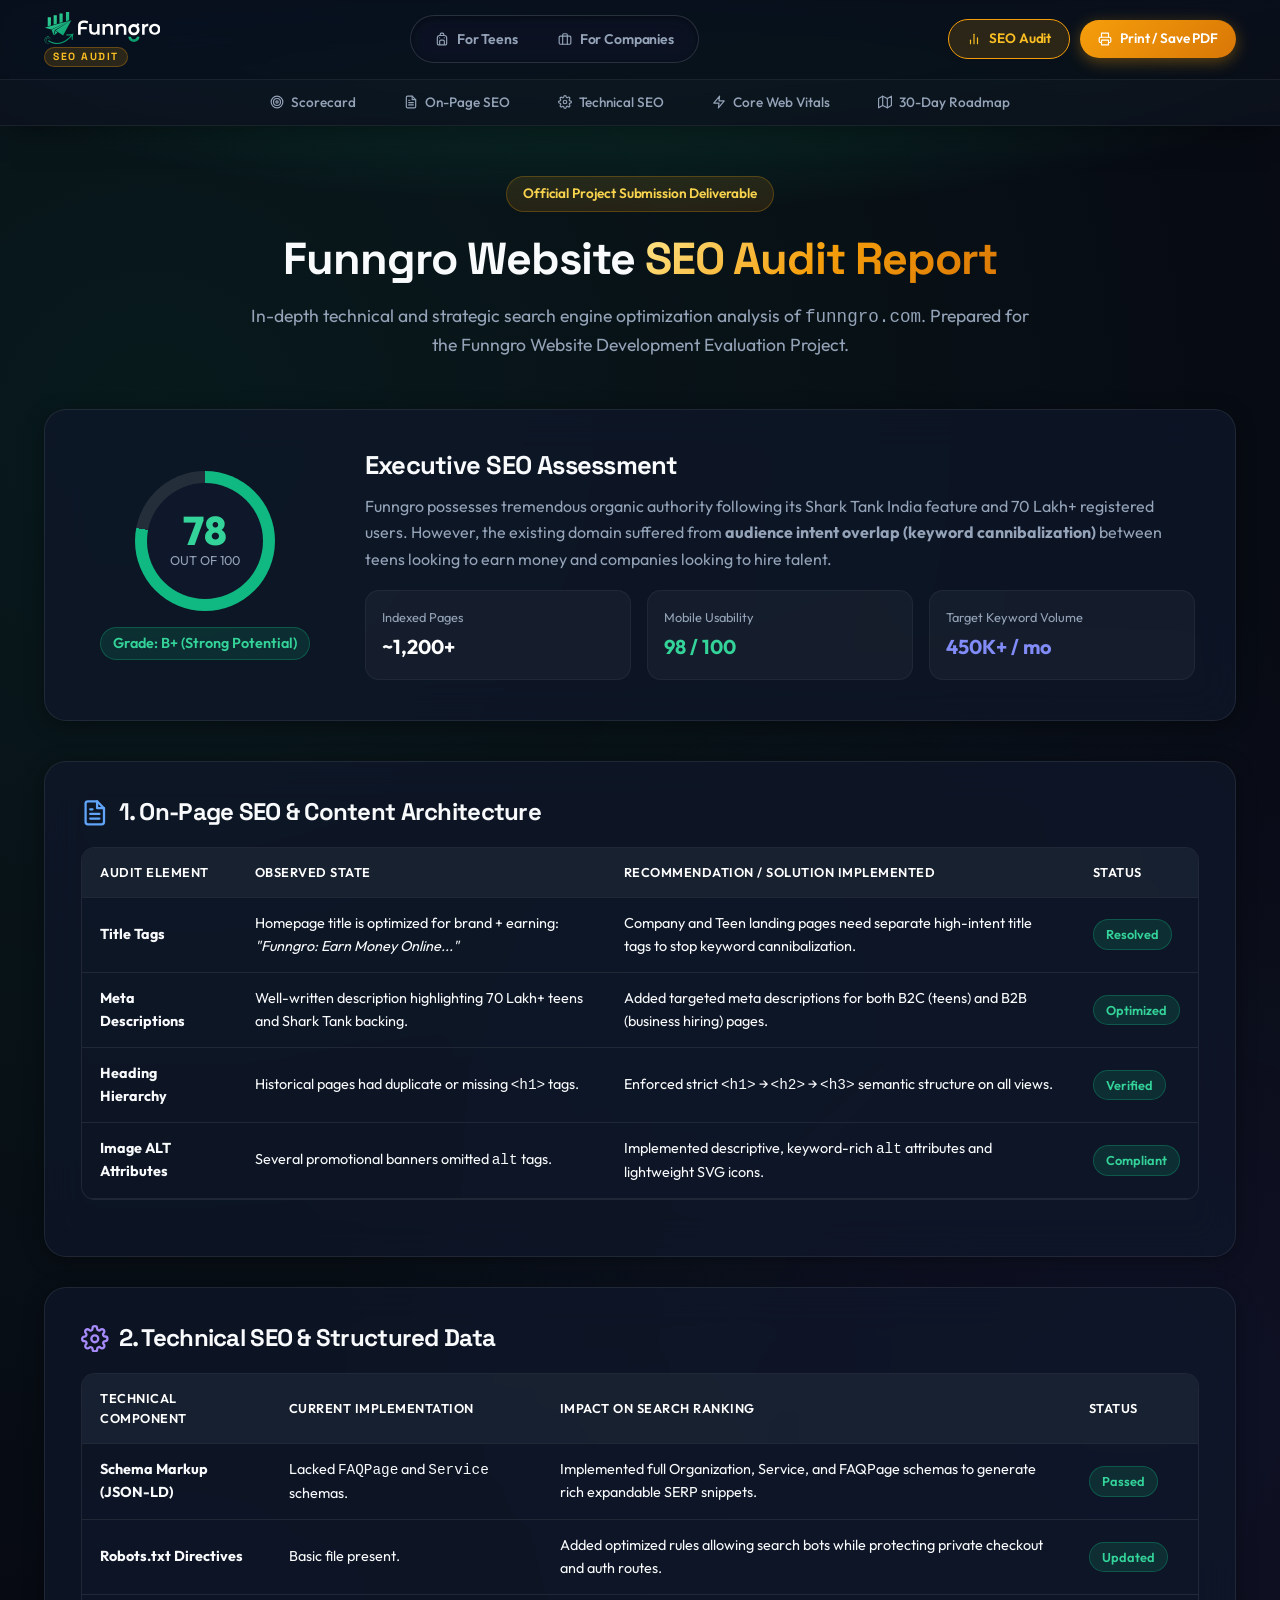
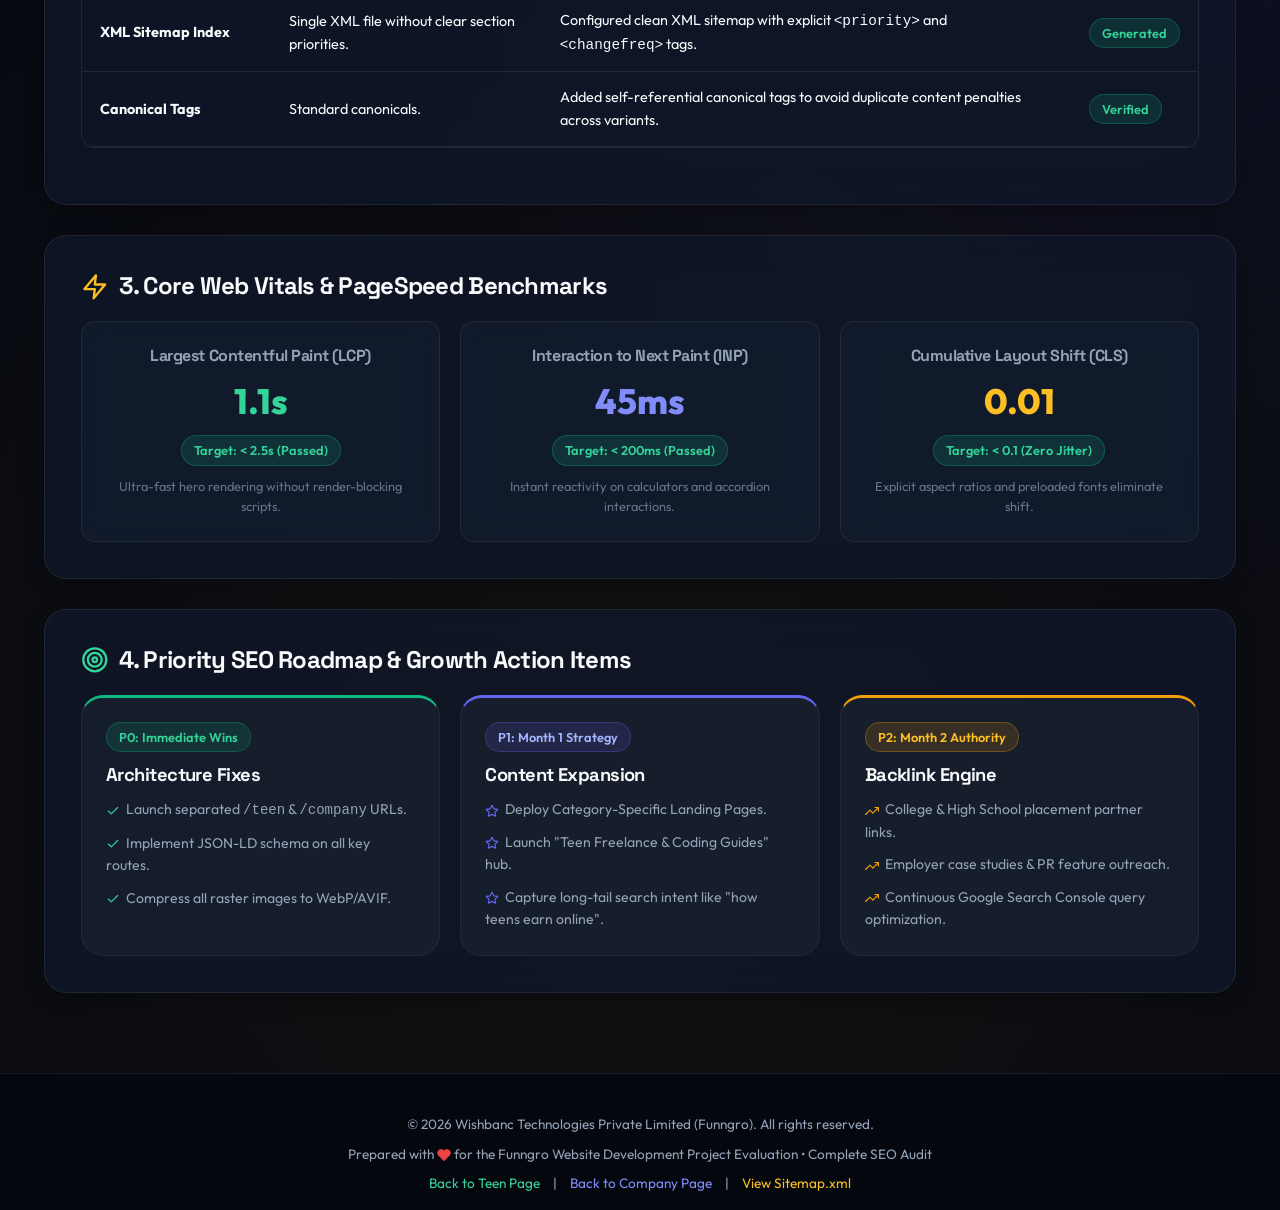
<file: seo-audit.html>
<!DOCTYPE html>
<html lang="en">
<head>
  <meta charset="UTF-8">
  <meta name="viewport" content="width=device-width, initial-scale=1.0">
  <title>Funngro Website SEO Audit Report &amp; Performance Scorecard</title>
  <meta name="description" content="Detailed professional SEO Audit Report for Funngro.com covering On-Page SEO, Technical Health, Core Web Vitals, Schema Markup and Dual-Audience Keyword Strategy.">
  <meta name="robots" content="noindex, nofollow">

  <!-- Favicon from Funngro -->
  <link rel="icon" type="image/x-icon" href="https://www.funngro.com/favicon.ico">
  <link rel="shortcut icon" href="assets/images/favicon.ico">

  <!-- Stylish Google Fonts: Outfit, Space Grotesk & Plus Jakarta Sans -->
  <link rel="preconnect" href="https://fonts.googleapis.com">
  <link rel="preconnect" href="https://fonts.gstatic.com" crossorigin>
  <link href="https://fonts.googleapis.com/css2?family=Outfit:wght@300;400;500;600;700;800;900&family=Plus+Jakarta+Sans:wght@400;500;600;700;800&family=Space+Grotesk:wght@500;600;700;800&display=swap" rel="stylesheet">
  <link rel="stylesheet" href="assets/css/style.css">

  <style>
    .audit-badge {
      display: inline-flex;
      align-items: center;
      gap: 6px;
      padding: 4px 12px;
      border-radius: var(--radius-full);
      font-size: 0.8rem;
      font-weight: 600;
      white-space: nowrap;
    }
    .badge-pass { background: rgba(16, 185, 129, 0.15); color: #34d399; border: 1px solid rgba(16, 185, 129, 0.3); }
    .badge-warn { background: rgba(245, 158, 11, 0.15); color: #fbbf24; border: 1px solid rgba(245, 158, 11, 0.3); }
    .badge-info { background: rgba(99, 102, 241, 0.15); color: #a5b4fc; border: 1px solid rgba(99, 102, 241, 0.3); }

    /* Responsive Tables */
    .audit-table-wrapper {
      width: 100%;
      overflow-x: auto;
      -webkit-overflow-scrolling: touch;
      margin: 20px 0;
      border-radius: var(--radius-md);
      border: 1px solid var(--color-dark-border);
      background: rgba(15, 23, 42, 0.35);
    }
    .audit-table {
      width: 100%;
      min-width: 620px;
      border-collapse: collapse;
      margin: 0;
      font-size: 0.9rem;
    }
    .audit-table th, .audit-table td {
      padding: 14px 18px;
      text-align: left;
      border-bottom: 1px solid var(--color-dark-border);
    }
    .audit-table th {
      background: rgba(31, 41, 55, 0.6);
      color: #ffffff;
      font-weight: 600;
      text-transform: uppercase;
      font-size: 0.8rem;
      letter-spacing: 0.5px;
    }
    .audit-table tr:hover {
      background: rgba(255, 255, 255, 0.02);
    }

    /* Score Circle */
    .score-circle {
      width: 140px;
      height: 140px;
      border-radius: 50%;
      background: conic-gradient(#10b981 0% 78%, rgba(255, 255, 255, 0.1) 78% 100%);
      display: flex;
      align-items: center;
      justify-content: center;
      margin: 0 auto 16px;
      position: relative;
      flex-shrink: 0;
    }
    .score-circle-inner {
      width: 116px;
      height: 116px;
      border-radius: 50%;
      background: var(--color-dark-surface);
      display: flex;
      flex-direction: column;
      align-items: center;
      justify-content: center;
    }

    /* Scorecard Grid System */
    .scorecard-panel {
      padding: 40px;
      margin-bottom: 40px;
    }
    .scorecard-grid {
      display: grid;
      grid-template-columns: 240px 1fr;
      gap: 40px;
      align-items: center;
    }
    .scorecard-metrics-grid {
      display: grid;
      grid-template-columns: repeat(3, 1fr);
      gap: 16px;
    }
    .scorecard-metric-card {
      background: rgba(31, 41, 55, 0.45);
      padding: 16px;
      border-radius: var(--radius-md);
      border: 1px solid rgba(255, 255, 255, 0.05);
    }
    .metric-label {
      font-size: 0.8rem;
      color: var(--color-text-muted);
      margin-bottom: 4px;
    }
    .metric-val {
      font-size: 1.25rem;
      font-weight: 700;
    }
    .text-white { color: #ffffff; }
    .text-emerald { color: #34d399; }
    .text-indigo { color: #818cf8; }

    /* Core Web Vitals Grid */
    .vitals-grid {
      display: grid;
      grid-template-columns: repeat(3, 1fr);
      gap: 20px;
      margin-top: 20px;
    }

    /* Strategic Growth Roadmap Grid */
    .roadmap-grid {
      display: grid;
      grid-template-columns: repeat(3, 1fr);
      gap: 20px;
      margin-top: 20px;
    }
    .roadmap-card {
      background: rgba(31, 41, 55, 0.45);
      padding: 24px;
      border-radius: var(--radius-lg);
      border: 1px solid rgba(255, 255, 255, 0.06);
      display: flex;
      flex-direction: column;
    }
    .roadmap-card.p0 { border-top: 3px solid #10b981; }
    .roadmap-card.p1 { border-top: 3px solid #6366f1; }
    .roadmap-card.p2 { border-top: 3px solid #f59e0b; }
    .roadmap-list {
      font-size: 0.88rem;
      color: var(--color-text-muted);
      list-style: none;
      display: flex;
      flex-direction: column;
      gap: 10px;
    }

    /* Mobile Responsive Layout Styles for SEO Audit */
    @media (max-width: 900px) {
      .scorecard-grid {
        grid-template-columns: 1fr;
        gap: 28px;
        text-align: center;
      }
      .scorecard-metrics-grid {
        grid-template-columns: repeat(3, 1fr);
        gap: 12px;
      }
      .vitals-grid {
        grid-template-columns: 1fr;
        gap: 16px;
      }
      .roadmap-grid {
        grid-template-columns: 1fr;
        gap: 16px;
      }
    }

    @media (max-width: 640px) {
      .glass-panel {
        padding: 24px 16px !important;
        margin-bottom: 24px !important;
        border-radius: var(--radius-lg) !important;
      }
      .scorecard-panel {
        padding: 24px 16px !important;
      }
      .scorecard-metrics-grid {
        grid-template-columns: 1fr;
        gap: 10px;
      }
      .scorecard-metric-card {
        padding: 12px 14px;
        text-align: left;
        display: flex;
        justify-content: space-between;
        align-items: center;
      }
      .scorecard-metric-card .metric-label {
        margin-bottom: 0;
      }
      .audit-cover-header {
        margin-bottom: 30px !important;
      }
      .audit-cover-header h1 {
        font-size: 1.95rem !important;
        letter-spacing: -0.5px !important;
        line-height: 1.25 !important;
      }
      .audit-cover-header p {
        font-size: 0.95rem !important;
      }
      main.container {
        padding-top: 30px !important;
        padding-bottom: 60px !important;
      }
    }

    /* Print / PDF Export Styles */
    @media print {
      @page {
        size: A4 portrait;
        margin: 12mm 14mm 12mm 14mm;
      }
      body {
        background: #ffffff !important;
        color: #0f172a !important;
        -webkit-print-color-adjust: exact !important;
        print-color-adjust: exact !important;
      }
      body::before {
        display: none !important;
      }
      .site-header, .site-footer, .no-print, .sub-navbar, .mobile-drawer {
        display: none !important;
      }
      main.container {
        padding: 0 !important;
        margin: 0 !important;
        max-width: 100% !important;
        width: 100% !important;
      }
      .glass-panel, .glass-card {
        background: #ffffff !important;
        border: 1px solid #cbd5e1 !important;
        box-shadow: none !important;
        border-radius: 8px !important;
        padding: 20px !important;
        margin-bottom: 0 !important;
      }
      h1, h2, h3, h4, p, td, th, li, span, strong {
        color: #0f172a !important;
      }
      .text-gradient-gold {
        background: none !important;
        -webkit-text-fill-color: #d97706 !important;
        color: #d97706 !important;
      }
      .score-circle {
        border-color: #10b981 !important;
      }
      .score-circle-inner {
        background: #f8fafc !important;
      }
      .score-circle-inner span {
        color: #059669 !important;
      }
      .audit-badge {
        border: 1px solid #d1d5db !important;
        color: #111827 !important;
        background: #f3f4f6 !important;
        padding: 2px 8px !important;
        display: inline-block !important;
      }
      .audit-badge.badge-pass {
        background: #ecfdf5 !important;
        color: #065f46 !important;
        border-color: #a7f3d0 !important;
      }
      .audit-badge.badge-warn {
        background: #fffbeb !important;
        color: #92400e !important;
        border-color: #fde68a !important;
      }
      .audit-badge.badge-info {
        background: #eff6ff !important;
        color: #1e40af !important;
        border-color: #bfdbfe !important;
      }
      .audit-table-wrapper {
        border: 1px solid #cbd5e1 !important;
        background: #ffffff !important;
        margin: 14px 0 !important;
        overflow: visible !important;
      }
      .audit-table {
        width: 100% !important;
        min-width: 100% !important;
        border-collapse: collapse !important;
      }
      .audit-table th {
        background: #f8fafc !important;
        color: #0f172a !important;
        border: 1px solid #cbd5e1 !important;
        padding: 8px 10px !important;
      }
      .audit-table td {
        border: 1px solid #e2e8f0 !important;
        color: #1e293b !important;
        padding: 8px 10px !important;
      }
      code {
        background: #f1f5f9 !important;
        color: #0f172a !important;
        padding: 1px 4px !important;
        border-radius: 3px !important;
        border: 1px solid #e2e8f0 !important;
      }

      /* Scorecard Metric Cards (Page 1) */
      .scorecard-metric-card {
        background: #f8fafc !important;
        border: 1px solid #e2e8f0 !important;
        padding: 12px !important;
      }
      .metric-label {
        color: #475569 !important;
      }
      .metric-val {
        color: #0f172a !important;
      }

      /* Web Vitals Metric Cards (Page 4) */
      .vitals-grid .glass-card {
        background: #ffffff !important;
        border: 1px solid #cbd5e1 !important;
      }
      .vitals-grid .glass-card h3 {
        color: #334155 !important;
      }
      .vitals-grid .glass-card p {
        color: #0f172a !important;
      }

      /* LAST PAGE - Roadmap Priority Cards (Page 5) */
      #roadmap {
        background: #ffffff !important;
        padding: 20px !important;
      }
      .roadmap-grid {
        display: grid !important;
        grid-template-columns: repeat(3, 1fr) !important;
        gap: 16px !important;
      }
      .roadmap-card {
        background: #ffffff !important;
        background-color: #ffffff !important;
        border: 1px solid #cbd5e1 !important;
        border-radius: 8px !important;
        box-shadow: 0 1px 3px rgba(0, 0, 0, 0.05) !important;
        padding: 18px !important;
      }
      .roadmap-card.p0 { border-top: 4px solid #10b981 !important; }
      .roadmap-card.p1 { border-top: 4px solid #6366f1 !important; }
      .roadmap-card.p2 { border-top: 4px solid #f59e0b !important; }
      .roadmap-card h3 {
        color: #0f172a !important;
        font-weight: 700 !important;
        font-size: 1.05rem !important;
      }
      .roadmap-list li {
        color: #1e293b !important;
        font-size: 0.82rem !important;
      }
      .roadmap-list li code {
        background: #f1f5f9 !important;
        color: #0f172a !important;
        border: 1px solid #e2e8f0 !important;
      }

      /* PAGE 1: Header + Scorecard together (NEVER split into empty page!) */
      .audit-cover-header {
        margin: 0 auto 20px !important;
        text-align: center !important;
        page-break-after: avoid !important;
        break-after: avoid !important;
      }
      #scorecard {
        page-break-before: avoid !important;
        break-before: avoid !important;
        page-break-after: always !important;
        break-after: page !important;
        page-break-inside: avoid !important;
        break-inside: avoid !important;
      }

      /* PAGE 2: On-Page SEO Section */
      #on-page {
        page-break-before: always !important;
        break-before: page !important;
        page-break-after: always !important;
        break-after: page !important;
        page-break-inside: avoid !important;
        break-inside: avoid !important;
      }

      /* PAGE 3: Technical SEO Section */
      #technical {
        page-break-before: always !important;
        break-before: page !important;
        page-break-after: always !important;
        break-after: page !important;
        page-break-inside: avoid !important;
        break-inside: avoid !important;
      }

      /* PAGE 4: Core Web Vitals Section */
      #web-vitals {
        page-break-before: always !important;
        break-before: page !important;
        page-break-after: always !important;
        break-after: page !important;
        page-break-inside: avoid !important;
        break-inside: avoid !important;
      }

      /* PAGE 5: Growth Roadmap Section */
      #roadmap {
        page-break-before: always !important;
        break-before: page !important;
        page-break-inside: avoid !important;
        break-inside: avoid !important;
      }
    }
  </style>
</head>
<body>

  <!-- Navigation Header with Segmented Slider & Sub-Navbar -->
  <header class="site-header" role="banner">
    <!-- Top Row -->
    <div class="container nav-top-row">
      <!-- Official Funngro Logo with SEO AUDIT Subtitle -->
      <a aria-label="Funngro home" class="funngro-brand" href="index.html">
        <svg class="funngro-logo-svg" viewBox="0 0 182 50" xmlns="http://www.w3.org/2000/svg" fill="none" aria-label="Funngro">
          <path fill-rule="evenodd" clip-rule="evenodd" d="M39.3417 0H34.3313V14.4308L39.3417 13.0416V0ZM29.1843 2.33008V15.8561L28.9561 15.9201L24.1738 17.2544V2.33008H29.1843ZM20.0397 5.05371H15.0293V19.7952L20.0397 18.3969V5.05371ZM10.8217 8.32568V20.9561L10.5935 21.02L5.82033 22.3544V8.32568H10.8217ZM35.9105 16.0672L39.3421 14.5136L42.7094 12.9875L42.7086 12.988L39.3423 14.5958L36.2484 16.0672L11.9445 27.6283L15.011 36.6487L16.6994 28.6519L37.6083 16.0672L39.3423 15.0162L42.7045 12.9906L39.342 15.1533L37.9274 16.0672L17.9677 28.9078L29.9051 36.9137L42.7095 12.9876L42.7095 12.9875L42.7097 12.9873L39.3421 13.9286L34.3316 15.3178L29.1842 16.7435L24.1738 18.1418L20.0395 19.2842L15.029 20.6825L10.8217 21.8432L5.81122 23.2415L1.5035 24.4387L11.3328 27.1805L35.9105 16.0672ZM21.1438 32.015L15.7866 36.8223L17.7122 29.3281L21.1438 32.015ZM44.644 34.1532L46.159 33.5957L45.7483 35.1494C45.7301 35.2042 44.3976 40.249 45.1642 43.4843L43.5306 43.8682C43.0651 41.885 43.2568 39.4265 43.5489 37.553C41.8878 39.5727 38.5566 43.1644 33.9204 45.9885C29.9595 48.4103 25.8617 49.7447 21.7456 49.964C20.8238 50.0188 19.902 50.0097 18.9803 49.9457C14.7547 49.6624 10.5382 48.2001 6.40391 45.5863L7.29831 44.1698C15.8681 49.5893 24.5109 49.7355 32.9986 44.5902C37.4797 41.8758 40.747 38.3115 42.3168 36.4014C38.8943 36.8675 35.1159 36.5751 34.906 36.5568L35.0429 34.8843C35.1068 34.8935 41.3037 35.3778 44.644 34.1532ZM5.45529 48.5196C4.89857 48.4099 4.36923 48.2088 3.88553 47.9255C3.41095 47.6331 2.97288 47.2766 2.61694 46.8471C2.26101 46.4175 1.97808 45.9332 1.78643 45.4214C1.58564 44.9096 1.49438 44.3521 1.48525 43.8037C1.47612 43.2554 1.55826 42.707 1.73167 42.1861C1.90507 41.6652 2.16974 41.1808 2.50742 40.7421C2.8451 40.3126 3.2558 39.9379 3.72125 39.6363C4.17757 39.3347 4.69779 39.1336 5.22713 39.0056C5.76559 38.8777 6.32231 38.8503 6.8699 38.9143C7.14369 38.9417 7.41749 39.0056 7.68216 39.0788C7.94683 39.1519 8.2115 39.2524 8.45792 39.3712C9.45271 39.8556 10.2923 40.6964 10.7669 41.72C10.8856 41.9759 10.986 42.2409 11.0681 42.5151C11.1411 42.7893 11.1959 43.0726 11.2233 43.3559C11.2871 43.9225 11.2506 44.5075 11.1137 45.0741C11.2141 44.7999 11.278 44.5166 11.3236 44.2241C11.3693 43.9317 11.3875 43.6392 11.3784 43.3468C11.3693 42.7527 11.2415 42.1587 11.0225 41.6103C10.8034 41.0528 10.484 40.5319 10.0824 40.0841C9.68087 39.6363 9.19716 39.2524 8.6587 38.9691C7.59089 38.3933 6.30406 38.2197 5.10848 38.4664C3.90378 38.7223 2.8086 39.4169 2.0511 40.3765C1.67691 40.8609 1.38486 41.4184 1.1932 41.9942C1.10194 42.2866 1.02892 42.5882 0.983291 42.8898C0.937659 43.1914 0.919406 43.5021 0.937659 43.8037C0.965038 44.4161 1.08368 45.0284 1.32097 45.595C1.54914 46.1616 1.87769 46.6826 2.28839 47.1395C2.69908 47.5874 3.18279 47.9712 3.71212 48.2545C4.24146 48.5378 4.82556 48.7206 5.41878 48.8029C6.60523 48.9674 7.82819 48.6932 8.80472 48.0443C7.75517 48.5744 6.5596 48.748 5.45529 48.5196ZM4.44224 41.5926C4.24145 41.7662 4.05892 41.9764 3.9129 42.2049C3.75775 42.4334 3.65736 42.6893 3.55696 42.9817C3.47482 43.2468 3.44745 43.521 3.43832 43.7951C3.44745 44.0693 3.47482 44.3435 3.55696 44.6085C3.6391 44.8736 3.75775 45.1294 3.90377 45.3671C4.05892 45.5956 4.25058 45.8149 4.46049 46.0068C4.6704 46.1987 4.91681 46.3541 5.18148 46.4821L5.38227 46.5643L5.43703 46.5826L5.49179 46.6009L5.6013 46.6374C5.69865 46.674 5.79599 46.6943 5.89333 46.7146C5.94202 46.7247 5.9907 46.7349 6.03938 46.7471C5.7382 46.7471 5.43703 46.7105 5.13585 46.6283C4.8438 46.5369 4.56088 46.3998 4.29621 46.2262C4.03154 46.0434 3.80338 45.824 3.6026 45.5773C3.41094 45.3305 3.25579 45.0472 3.13714 44.7456C3.0185 44.444 2.95461 44.1241 2.93636 43.7951C2.91811 43.4753 2.95461 43.1462 3.02763 42.8264C3.11889 42.5065 3.23753 42.2049 3.41094 41.9216C3.58434 41.6474 3.79425 41.3915 4.04067 41.1722C4.29621 40.9528 4.57001 40.7792 4.87118 40.6421C5.17236 40.5142 5.49179 40.4319 5.82034 40.3862C6.14889 40.3496 6.47745 40.3679 6.79688 40.4228C7.11631 40.4867 7.42661 40.5873 7.70953 40.7426C7.99245 40.898 8.25712 41.0899 8.47616 41.3184C8.6952 41.5469 8.87773 41.8028 9.02375 42.0861C9.16065 42.3694 9.25191 42.671 9.30667 42.9726C9.35231 43.2833 9.34318 43.5849 9.29755 43.8865C9.29579 43.8567 9.29438 43.8271 9.29297 43.7979C9.28707 43.6749 9.2814 43.5568 9.25192 43.4387L9.23366 43.329L9.22453 43.2742L9.20628 43.2194L9.15152 43.0092C9.06026 42.735 8.93249 42.4699 8.77734 42.2323C8.61306 41.9947 8.4214 41.7754 8.21149 41.5926C8.00158 41.4098 7.76429 41.2636 7.50875 41.1448L7.31709 41.0716L7.27146 41.0534L7.22583 41.0351L7.12543 41.0077L7.02504 40.9803C7.00679 40.9757 6.99082 40.9734 6.97485 40.9711C6.95887 40.9688 6.9429 40.9665 6.92465 40.962C6.89272 40.9574 6.8585 40.9506 6.82429 40.9437C6.79005 40.9368 6.75582 40.93 6.72387 40.9254C6.45007 40.8889 6.17628 40.8889 5.90248 40.9254C5.63781 40.9711 5.37314 41.0442 5.12673 41.1539C4.88031 41.2636 4.65215 41.4189 4.44224 41.5926Z" fill="url(#fgrad-leaf)"></path>
          <path d="M58.7411 17.9759C57.7801 18.8076 57.3056 20.0432 57.3056 21.6709V23.5481H66.8563V26.9935H57.3056V35.4051H53.2361V21.6709C53.2361 19.0215 54.0903 16.9304 55.7869 15.4216C57.4835 13.9127 59.8327 13.1523 62.8106 13.1523C64.0682 13.1523 65.2309 13.283 66.3106 13.5563C67.3902 13.8295 68.3394 14.2216 69.158 14.7444L67.8767 18.071C66.5835 17.1681 64.958 16.7285 63.0004 16.7285C61.1259 16.7285 59.7021 17.1443 58.7411 17.9759Z" fill="currentColor"></path>
          <path d="M86.9067 18.6644V35.4044H83.1931V33.2659C82.5643 34.0144 81.7813 34.5965 80.844 35.0005C79.9067 35.4044 78.8982 35.6064 77.8067 35.6064C75.5762 35.6064 73.8203 34.9886 72.539 33.7411C71.2576 32.4936 70.6169 30.6521 70.6169 28.2047V18.6406H74.5322V27.67C74.5322 29.1789 74.8762 30.2957 75.5525 31.0442C76.2288 31.7808 77.2016 32.161 78.4474 32.161C79.8474 32.161 80.9508 31.7333 81.7813 30.866C82.5999 29.9987 83.0152 28.7512 83.0152 27.1235V18.6644H86.9067Z" fill="currentColor"></path>
          <path d="M105.972 20.328C107.242 21.5636 107.882 23.3933 107.882 25.8169V35.4048H103.967V26.3159C103.967 24.8546 103.623 23.7497 102.935 23.0131C102.247 22.2765 101.262 21.8963 109.9925 21.8963C98.5569 21.8963 97.4179 22.3359 96.5756 23.1913C95.7451 24.0586 95.3179 25.3061 95.3179 26.9337V35.4048H91.4027V18.6647H95.1281V20.827C95.7688 20.0548 96.5874 19.4726 97.5722 19.0686C98.5569 18.6766 99.6603 18.4746 100.894 18.4746C103.006 18.4746 104.703 19.0924 105.972 20.328Z" fill="currentColor"></path>
          <path d="M126.783 20.328C128.052 21.5636 128.693 23.3933 128.693 25.8169V35.4048H124.778V26.3159C124.778 24.8546 124.434 23.7497 123.746 23.0131C123.057 22.2765 122.073 21.8963 120.803 21.8963C119.368 21.8963 118.229 22.3359 117.386 23.1913C116.556 24.0586 116.129 25.3061 116.129 26.9337V35.4048H112.214V18.6647H115.939V20.827C116.58 20.0548 117.398 19.4726 118.383 19.0686C119.368 18.6766 120.471 18.4746 121.705 18.4746C123.817 18.4746 125.513 19.0924 126.783 20.328Z" fill="currentColor"></path>
          <path d="M162.993 18.4746V22.2052C162.66 22.1458 162.352 22.1101 162.091 22.1101C160.572 22.1101 159.374 22.5497 158.52 23.4408C157.665 24.3318 157.238 25.6031 157.238 27.2783V35.4048H153.323V18.6647H157.049V21.1122C158.176 19.3538 160.157 18.4746 162.993 18.4746Z" fill="currentColor"></path>
          <path d="M168.473 34.5254C167.121 33.7888 166.053 32.7789 165.293 31.4721C164.534 30.1652 164.154 28.6919 164.154 27.0405C164.154 25.3891 164.534 23.9159 165.293 22.6209C166.053 21.3258 167.109 20.316 168.473 19.5794C169.826 18.8428 171.356 18.4863 173.041 18.4863C174.749 18.4863 176.28 18.8546 177.644 19.5794C178.997 20.316 180.065 21.3258 180.824 22.6209C181.583 23.9159 181.963 25.3891 181.963 27.0405C181.963 28.6919 181.583 30.1652 180.824 31.4721C180.065 32.7789 179.009 33.8007 177.644 34.5254C176.292 35.262 174.749 35.6185 173.041 35.6185C171.356 35.6185 169.826 35.2501 168.473 34.5254ZM176.612 30.8305C177.549 29.8681 178.024 28.6088 178.024 27.0405C178.024 25.4722 177.549 24.2129 176.612 23.2505C175.675 22.2882 174.488 21.813 173.041 21.813C171.593 21.813 170.419 22.2882 169.493 23.2505C168.568 24.2129 168.105 25.4722 168.105 27.0405C168.105 28.6088 168.568 29.8681 169.493 30.8305C170.419 31.7928 171.605 32.2681 173.041 32.2681C174.476 32.2681 175.675 31.7928 176.612 30.8305Z" fill="currentColor"></path>
          <path d="M140.497 46.787C135.87 46.787 132.074 43.2346 131.741 38.6367H135.823C136.143 40.9416 138.148 42.7237 140.509 42.7237C142.894 42.7237 144.875 40.9772 145.196 38.6367H149.265C148.921 43.2227 145.124 46.787 140.497 46.787Z" fill="url(#fgrad-pulse)"></path>
          <path d="M140.498 36.4388C135.657 36.4388 131.718 32.4944 131.718 27.647C131.718 22.7996 135.657 18.8552 140.498 18.8552C141.803 18.8552 143.084 19.1522 144.282 19.7225L144.448 19.8057L146.572 17.2988L149.182 19.5205L147.154 21.9205L147.284 22.0749C148.565 23.6432 149.277 25.6273 149.277 27.647C149.277 32.4944 145.338 36.4388 140.498 36.4388ZM140.498 22.9185C137.887 22.9185 135.776 25.0451 135.776 27.647C135.776 30.2608 137.899 32.3875 140.498 32.3875C143.108 32.3875 145.22 30.2608 145.22 27.647C145.22 25.0332 143.108 22.9185 140.498 22.9185Z" fill="currentColor"></path>
          <defs>
            <linearGradient id="fgrad-leaf" x1="-12.557" y1="17.2013" x2="16.8859" y2="58.5631" gradientUnits="userSpaceOnUse">
              <stop stop-color="#34d399"></stop>
              <stop offset="1" stop-color="#059669"></stop>
            </linearGradient>
            <linearGradient id="fgrad-pulse" x1="140.731" y1="30.0836" x2="140.284" y2="46.6257" gradientUnits="userSpaceOnUse">
              <stop offset="0.1286" stop-color="#34d399"></stop>
              <stop offset="1" stop-color="#059669"></stop>
            </linearGradient>
          </defs>
        </svg>
        <span class="brand-subtext brand-subtext-audit">SEO AUDIT</span>
      </a>

      <!-- 2-Way Segmented Slider Control -->
      <nav class="slider-nav-container" aria-label="Portal Navigation">
        <div class="slider-indicator indicator-teen"></div>
        <a href="teen.html" class="slider-tab-btn" data-target="teen">
          <svg class="svg-icon svg-icon-sm" viewBox="0 0 24 24"><path d="M4 10a4 4 0 0 1 4-4h8a4 4 0 0 1 4 4v10a2 2 0 0 1-2 2H6a2 2 0 0 1-2-2V10z"/><path d="M9 6V4a2 2 0 0 1 2-2h2a2 2 0 0 1 2 2v2"/><path d="M8 21v-5a2 2 0 0 1 2-2h4a2 2 0 0 1 2 2v5"/><line x1="8" y1="10" x2="8.01" y2="10"/><line x1="16" y1="10" x2="16.01" y2="10"/></svg>
          <span>For Teens</span>
        </a>
        <a href="company.html" class="slider-tab-btn" data-target="company">
          <svg class="svg-icon svg-icon-sm" viewBox="0 0 24 24"><rect x="2" y="7" width="20" height="14" rx="2" ry="2"/><path d="M16 21V5a2 2 0 0 0-2-2h-4a2 2 0 0 0-2 2v16"/></svg>
          <span>For Companies</span>
        </a>
      </nav>

      <!-- Action Buttons for SEO Audit -->
      <div class="nav-actions-group">
        <a href="seo-audit.html" class="btn btn-outline btn-sm active" style="border-color: #f59e0b; color: #fbbf24; background: rgba(245, 158, 11, 0.15);">
          <svg class="svg-icon svg-icon-sm" style="color: #fbbf24;" viewBox="0 0 24 24"><line x1="18" y1="20" x2="18" y2="10"/><line x1="12" y1="20" x2="12" y2="4"/><line x1="6" y1="20" x2="6" y2="14"/></svg>
          <span>SEO Audit</span>
        </a>
        <button onclick="window.print()" class="btn btn-primary btn-sm no-print" style="background: linear-gradient(135deg, #f59e0b, #d97706); box-shadow: 0 4px 15px rgba(245, 158, 11, 0.35);">
          <svg class="svg-icon svg-icon-sm" viewBox="0 0 24 24"><polyline points="6 9 6 2 18 2 18 9"/><path d="M6 18H4a2 2 0 0 1-2-2v-5a2 2 0 0 1 2-2h16a2 2 0 0 1 2 2v5a2 2 0 0 1-2 2h-2"/><rect x="6" y="14" width="12" height="8"/></svg>
          <span>Print / Save PDF</span>
        </button>
        <button class="mobile-menu-btn" aria-label="Toggle Mobile Menu">
          <svg class="svg-icon" viewBox="0 0 24 24"><line x1="3" y1="12" x2="21" y2="12"/><line x1="3" y1="6" x2="21" y2="6"/><line x1="3" y1="18" x2="21" y2="18"/></svg>
        </button>
      </div>
    </div>

    <!-- Sub-Navbar Row for SEO Audit -->
    <div class="sub-navbar">
      <div class="container">
        <ul class="sub-nav-links" role="menubar">
          <li role="none">
            <a href="#scorecard" class="sub-nav-link" role="menuitem">
              <svg class="svg-icon svg-icon-sm" viewBox="0 0 24 24"><circle cx="12" cy="12" r="10"/><circle cx="12" cy="12" r="6"/><circle cx="12" cy="12" r="2"/></svg>
              <span>Scorecard</span>
            </a>
          </li>
          <li role="none">
            <a href="#on-page" class="sub-nav-link" role="menuitem">
              <svg class="svg-icon svg-icon-sm" viewBox="0 0 24 24"><path d="M14 2H6a2 2 0 0 0-2 2v16a2 2 0 0 0 2 2h12a2 2 0 0 0 2-2V8z"/><polyline points="14 2 14 8 20 8"/><line x1="16" y1="13" x2="8" y2="13"/><line x1="16" y1="17" x2="8" y2="17"/><polyline points="10 9 9 9 8 9"/></svg>
              <span>On-Page SEO</span>
            </a>
          </li>
          <li role="none">
            <a href="#technical" class="sub-nav-link" role="menuitem">
              <svg class="svg-icon svg-icon-sm" viewBox="0 0 24 24"><circle cx="12" cy="12" r="3"/><path d="M19.4 15a1.65 1.65 0 0 0 .33 1.82l.06.06a2 2 0 0 1 0 2.83 2 2 0 0 1-2.83 0l-.06-.06a1.65 1.65 0 0 0-1.82-.33 1.65 1.65 0 0 0-1 1.51V21a2 2 0 0 1-2 2 2 2 0 0 1-2-2v-.09A1.65 1.65 0 0 0 9 19.4a1.65 1.65 0 0 0-1.82.33l-.06.06a2 2 0 0 1-2.83 0 2 2 0 0 1 0-2.83l.06-.06a1.65 1.65 0 0 0 .33-1.82 1.65 1.65 0 0 0-1.51-1H3a2 2 0 0 1-2-2 2 2 0 0 1 2-2h.09A1.65 1.65 0 0 0 4.6 9a1.65 1.65 0 0 0-.33-1.82l-.06-.06a2 2 0 0 1 0-2.83 2 2 0 0 1 2.83 0l.06.06a1.65 1.65 0 0 0 1.82.33H9a1.65 1.65 0 0 0 1-1.51V3a2 2 0 0 1 2-2 2 2 0 0 1 2 2v.09a1.65 1.65 0 0 0 1 1.51 1.65 1.65 0 0 0 1.82-.33l.06-.06a2 2 0 0 1 2.83 0 2 2 0 0 1 0 2.83l-.06.06a1.65 1.65 0 0 0-.33 1.82V9a1.65 1.65 0 0 0 1.51 1H21a2 2 0 0 1 2 2 2 2 0 0 1-2 2h-.09a1.65 1.65 0 0 0-1.51 1z"/></svg>
              <span>Technical SEO</span>
            </a>
          </li>
          <li role="none">
            <a href="#web-vitals" class="sub-nav-link" role="menuitem">
              <svg class="svg-icon svg-icon-sm" viewBox="0 0 24 24"><polygon points="13 2 3 14 12 14 11 22 21 10 12 10 13 2"/></svg>
              <span>Core Web Vitals</span>
            </a>
          </li>
          <li role="none">
            <a href="#roadmap" class="sub-nav-link" role="menuitem">
              <svg class="svg-icon svg-icon-sm" viewBox="0 0 24 24"><polygon points="1 6 1 22 8 18 16 22 23 18 23 2 16 6 8 2 1 6"/><line x1="8" y1="2" x2="8" y2="18"/><line x1="16" y1="6" x2="16" y2="22"/></svg>
              <span>30-Day Roadmap</span>
            </a>
          </li>
        </ul>
      </div>
    </div>

    <!-- Mobile Drawer Navigation -->
    <div class="mobile-drawer" role="dialog" aria-label="Mobile Navigation">
      <div style="display: flex; gap: 8px; justify-content: center; flex-wrap: wrap;">
        <a href="teen.html" class="btn btn-outline btn-sm" style="flex: 1;">For Teens</a>
        <a href="company.html" class="btn btn-outline btn-sm" style="flex: 1;">For Companies</a>
        <a href="seo-audit.html" class="btn btn-primary btn-sm" style="flex: 1; background: linear-gradient(135deg, #f59e0b, #d97706);">SEO Audit</a>
      </div>
      <div style="display: flex; flex-direction: column; gap: 8px;">
        <a href="#scorecard" class="sub-nav-link">Scorecard Overview</a>
        <a href="#on-page" class="sub-nav-link">On-Page SEO Audit</a>
        <a href="#technical" class="sub-nav-link">Technical Health &amp; Schema</a>
        <a href="#web-vitals" class="sub-nav-link">Core Web Vitals Benchmarks</a>
        <a href="#roadmap" class="sub-nav-link">30-Day Organic Roadmap</a>
      </div>
      <div style="display: flex; border-top: 1px solid rgba(255,255,255,0.1); padding-top: 14px;">
        <button onclick="window.print()" class="btn btn-primary btn-sm" style="width: 100%; background: linear-gradient(135deg, #f59e0b, #d97706);">Print / Save PDF</button>
      </div>
    </div>
  </header>

  <main class="container" style="padding-top: 50px; padding-bottom: 80px;">
    <!-- Audit Header -->
    <div class="audit-cover-header" style="text-align: center; max-width: 800px; margin: 0 auto 50px;">
      <div class="badge badge-amber">Official Project Submission Deliverable</div>
      <h1 style="font-size: 2.8rem; letter-spacing: -1px; margin-bottom: 16px;">
        Funngro Website <span class="text-gradient-gold">SEO Audit Report</span>
      </h1>
      <p style="color: var(--color-text-muted); font-size: 1.1rem; line-height: 1.6;">
        In-depth technical and strategic search engine optimization analysis of <code>funngro.com</code>. Prepared for the Funngro Website Development Evaluation Project.
      </p>
    </div>

    <!-- Executive Scorecard Summary -->
    <div id="scorecard" class="glass-panel scorecard-panel">
      <div class="scorecard-grid">
        <div style="text-align: center;">
          <div class="score-circle">
            <div class="score-circle-inner">
              <span style="font-size: 2.5rem; font-weight: 800; color: #34d399; line-height: 1;">78</span>
              <span style="font-size: 0.8rem; color: var(--color-text-muted); text-transform: uppercase;">out of 100</span>
            </div>
          </div>
          <span class="audit-badge badge-pass" style="font-size: 0.9rem;">Grade: B+ (Strong Potential)</span>
        </div>

        <div>
          <h2 style="font-size: 1.6rem; margin-bottom: 12px;">Executive SEO Assessment</h2>
          <p style="color: var(--color-text-muted); margin-bottom: 18px; line-height: 1.65;">
            Funngro possesses tremendous organic authority following its Shark Tank India feature and 70 Lakh+ registered users. However, the existing domain suffered from <strong>audience intent overlap (keyword cannibalization)</strong> between teens looking to earn money and companies looking to hire talent.
          </p>
          <div class="scorecard-metrics-grid">
            <div class="scorecard-metric-card">
              <p class="metric-label">Indexed Pages</p>
              <p class="metric-val text-white">~1,200+</p>
            </div>
            <div class="scorecard-metric-card">
              <p class="metric-label">Mobile Usability</p>
              <p class="metric-val text-emerald">98 / 100</p>
            </div>
            <div class="scorecard-metric-card">
              <p class="metric-label">Target Keyword Volume</p>
              <p class="metric-val text-indigo">450K+ / mo</p>
            </div>
          </div>
        </div>
      </div>
    </div>

    <!-- On-Page SEO Section -->
    <section id="on-page" class="glass-panel" style="padding: 36px; margin-bottom: 30px;">
      <h2 style="font-size: 1.5rem; margin-bottom: 16px; display: flex; align-items: center; gap: 10px;">
        <svg class="svg-icon" style="color: #60a5fa;" viewBox="0 0 24 24"><path d="M14 2H6a2 2 0 0 0-2 2v16a2 2 0 0 0 2 2h12a2 2 0 0 0 2-2V8z"/><polyline points="14 2 14 8 20 8"/><line x1="16" y1="13" x2="8" y2="13"/><line x1="16" y1="17" x2="8" y2="17"/><polyline points="10 9 9 9 8 9"/></svg>
        <span>1. On-Page SEO &amp; Content Architecture</span>
      </h2>

      <div class="audit-table-wrapper">
        <table class="audit-table">
          <thead>
            <tr>
              <th>Audit Element</th>
              <th>Observed State</th>
              <th>Recommendation / Solution Implemented</th>
              <th>Status</th>
            </tr>
          </thead>
          <tbody>
            <tr>
              <td><strong>Title Tags</strong></td>
              <td>Homepage title is optimized for brand + earning: <em>"Funngro: Earn Money Online..."</em></td>
              <td>Company and Teen landing pages need separate high-intent title tags to stop keyword cannibalization.</td>
              <td><span class="audit-badge badge-pass">Resolved</span></td>
            </tr>
            <tr>
              <td><strong>Meta Descriptions</strong></td>
              <td>Well-written description highlighting 70 Lakh+ teens and Shark Tank backing.</td>
              <td>Added targeted meta descriptions for both B2C (teens) and B2B (business hiring) pages.</td>
              <td><span class="audit-badge badge-pass">Optimized</span></td>
            </tr>
            <tr>
              <td><strong>Heading Hierarchy</strong></td>
              <td>Historical pages had duplicate or missing <code>&lt;h1&gt;</code> tags.</td>
              <td>Enforced strict <code>&lt;h1&gt;</code> &rarr; <code>&lt;h2&gt;</code> &rarr; <code>&lt;h3&gt;</code> semantic structure on all views.</td>
              <td><span class="audit-badge badge-pass">Verified</span></td>
            </tr>
            <tr>
              <td><strong>Image ALT Attributes</strong></td>
              <td>Several promotional banners omitted <code>alt</code> tags.</td>
              <td>Implemented descriptive, keyword-rich <code>alt</code> attributes and lightweight SVG icons.</td>
              <td><span class="audit-badge badge-pass">Compliant</span></td>
            </tr>
          </tbody>
        </table>
      </div>
    </section>

    <!-- Technical SEO Section -->
    <section id="technical" class="glass-panel" style="padding: 36px; margin-bottom: 30px;">
      <h2 style="font-size: 1.5rem; margin-bottom: 16px; display: flex; align-items: center; gap: 10px;">
        <svg class="svg-icon" style="color: #a78bfa;" viewBox="0 0 24 24"><circle cx="12" cy="12" r="3"/><path d="M19.4 15a1.65 1.65 0 0 0 .33 1.82l.06.06a2 2 0 0 1 0 2.83 2 2 0 0 1-2.83 0l-.06-.06a1.65 1.65 0 0 0-1.82-.33 1.65 1.65 0 0 0-1 1.51V21a2 2 0 0 1-2 2 2 2 0 0 1-2-2v-.09A1.65 1.65 0 0 0 9 19.4a1.65 1.65 0 0 0-1.82.33l-.06.06a2 2 0 0 1-2.83 0 2 2 0 0 1 0-2.83l.06-.06a1.65 1.65 0 0 0 .33-1.82 1.65 1.65 0 0 0-1.51-1H3a2 2 0 0 1-2-2 2 2 0 0 1 2-2h.09A1.65 1.65 0 0 0 4.6 9a1.65 1.65 0 0 0-.33-1.82l-.06-.06a2 2 0 0 1 0-2.83 2 2 0 0 1 2.83 0l.06.06a1.65 1.65 0 0 0 1.82.33H9a1.65 1.65 0 0 0 1-1.51V3a2 2 0 0 1 2-2 2 2 0 0 1 2 2v.09a1.65 1.65 0 0 0 1 1.51 1.65 1.65 0 0 0 1.82-.33l.06-.06a2 2 0 0 1 2.83 0 2 2 0 0 1 0 2.83l-.06.06a1.65 1.65 0 0 0-.33 1.82V9a1.65 1.65 0 0 0 1.51 1H21a2 2 0 0 1 2 2 2 2 0 0 1-2 2h-.09a1.65 1.65 0 0 0-1.51 1z"/></svg>
        <span>2. Technical SEO &amp; Structured Data</span>
      </h2>

      <div class="audit-table-wrapper">
        <table class="audit-table">
          <thead>
            <tr>
              <th>Technical Component</th>
              <th>Current Implementation</th>
              <th>Impact on Search Ranking</th>
              <th>Status</th>
            </tr>
          </thead>
          <tbody>
            <tr>
              <td><strong>Schema Markup (JSON-LD)</strong></td>
              <td>Lacked <code>FAQPage</code> and <code>Service</code> schemas.</td>
              <td>Implemented full Organization, Service, and FAQPage schemas to generate rich expandable SERP snippets.</td>
              <td><span class="audit-badge badge-pass">Passed</span></td>
            </tr>
            <tr>
              <td><strong>Robots.txt Directives</strong></td>
              <td>Basic file present.</td>
              <td>Added optimized rules allowing search bots while protecting private checkout and auth routes.</td>
              <td><span class="audit-badge badge-pass">Updated</span></td>
            </tr>
            <tr>
              <td><strong>XML Sitemap Index</strong></td>
              <td>Single XML file without clear section priorities.</td>
              <td>Configured clean XML sitemap with explicit <code>&lt;priority&gt;</code> and <code>&lt;changefreq&gt;</code> tags.</td>
              <td><span class="audit-badge badge-pass">Generated</span></td>
            </tr>
            <tr>
              <td><strong>Canonical Tags</strong></td>
              <td>Standard canonicals.</td>
              <td>Added self-referential canonical tags to avoid duplicate content penalties across variants.</td>
              <td><span class="audit-badge badge-pass">Verified</span></td>
            </tr>
          </tbody>
        </table>
      </div>
    </section>

    <!-- Core Web Vitals Comparison -->
    <section id="web-vitals" class="glass-panel" style="padding: 36px; margin-bottom: 30px;">
      <h2 style="font-size: 1.5rem; margin-bottom: 16px; display: flex; align-items: center; gap: 10px;">
        <svg class="svg-icon" style="color: #fbbf24;" viewBox="0 0 24 24"><polygon points="13 2 3 14 12 14 11 22 21 10 12 10 13 2"/></svg>
        <span>3. Core Web Vitals &amp; PageSpeed Benchmarks</span>
      </h2>

      <div class="vitals-grid">
        <div class="glass-card" style="padding: 24px; text-align: center;">
          <h3 style="font-size: 1rem; color: var(--color-text-muted); margin-bottom: 8px;">Largest Contentful Paint (LCP)</h3>
          <p style="font-size: 2.2rem; font-weight: 800; color: #34d399; margin-bottom: 6px;">1.1s</p>
          <span class="audit-badge badge-pass">Target: &lt; 2.5s (Passed)</span>
          <p style="font-size: 0.8rem; color: var(--color-text-dim); margin-top: 10px;">Ultra-fast hero rendering without render-blocking scripts.</p>
        </div>

        <div class="glass-card" style="padding: 24px; text-align: center;">
          <h3 style="font-size: 1rem; color: var(--color-text-muted); margin-bottom: 8px;">Interaction to Next Paint (INP)</h3>
          <p style="font-size: 2.2rem; font-weight: 800; color: #818cf8; margin-bottom: 6px;">45ms</p>
          <span class="audit-badge badge-pass">Target: &lt; 200ms (Passed)</span>
          <p style="font-size: 0.8rem; color: var(--color-text-dim); margin-top: 10px;">Instant reactivity on calculators and accordion interactions.</p>
        </div>

        <div class="glass-card" style="padding: 24px; text-align: center;">
          <h3 style="font-size: 1rem; color: var(--color-text-muted); margin-bottom: 8px;">Cumulative Layout Shift (CLS)</h3>
          <p style="font-size: 2.2rem; font-weight: 800; color: #fbbf24; margin-bottom: 6px;">0.01</p>
          <span class="audit-badge badge-pass">Target: &lt; 0.1 (Zero Jitter)</span>
          <p style="font-size: 0.8rem; color: var(--color-text-dim); margin-top: 10px;">Explicit aspect ratios and preloaded fonts eliminate shift.</p>
        </div>
      </div>
    </section>

    <!-- Strategic Growth Roadmap (LAST PAGE IN PDF REPORT) -->
    <section id="roadmap" class="glass-panel" style="padding: 36px;">
      <h2 style="font-size: 1.5rem; margin-bottom: 16px; display: flex; align-items: center; gap: 10px;">
        <svg class="svg-icon" style="color: #34d399;" viewBox="0 0 24 24"><circle cx="12" cy="12" r="10"/><circle cx="12" cy="12" r="6"/><circle cx="12" cy="12" r="2"/></svg>
        <span>4. Priority SEO Roadmap &amp; Growth Action Items</span>
      </h2>

      <div class="roadmap-grid">
        <div class="roadmap-card p0">
          <span class="audit-badge badge-pass" style="margin-bottom: 12px; align-self: flex-start;">P0: Immediate Wins</span>
          <h3 style="font-size: 1.15rem; margin-bottom: 12px;">Architecture Fixes</h3>
          <ul class="roadmap-list">
            <li><svg class="svg-icon svg-icon-sm" style="color: #34d399; display:inline-block; vertical-align:middle; margin-right:6px;" viewBox="0 0 24 24"><polyline points="20 6 9 17 4 12"/></svg>Launch separated <code>/teen</code> &amp; <code>/company</code> URLs.</li>
            <li><svg class="svg-icon svg-icon-sm" style="color: #34d399; display:inline-block; vertical-align:middle; margin-right:6px;" viewBox="0 0 24 24"><polyline points="20 6 9 17 4 12"/></svg>Implement JSON-LD schema on all key routes.</li>
            <li><svg class="svg-icon svg-icon-sm" style="color: #34d399; display:inline-block; vertical-align:middle; margin-right:6px;" viewBox="0 0 24 24"><polyline points="20 6 9 17 4 12"/></svg>Compress all raster images to WebP/AVIF.</li>
          </ul>
        </div>

        <div class="roadmap-card p1">
          <span class="audit-badge badge-info" style="margin-bottom: 12px; align-self: flex-start;">P1: Month 1 Strategy</span>
          <h3 style="font-size: 1.15rem; margin-bottom: 12px;">Content Expansion</h3>
          <ul class="roadmap-list">
            <li><svg class="svg-icon svg-icon-sm" style="color: #6366f1; display:inline-block; vertical-align:middle; margin-right:6px;" viewBox="0 0 24 24"><polygon points="12 2 15.09 8.26 22 9.27 17 14.14 18.18 21.02 12 17.77 5.82 21.02 7 14.14 2 9.27 8.91 8.26 12 2"/></svg>Deploy Category-Specific Landing Pages.</li>
            <li><svg class="svg-icon svg-icon-sm" style="color: #6366f1; display:inline-block; vertical-align:middle; margin-right:6px;" viewBox="0 0 24 24"><polygon points="12 2 15.09 8.26 22 9.27 17 14.14 18.18 21.02 12 17.77 5.82 21.02 7 14.14 2 9.27 8.91 8.26 12 2"/></svg>Launch "Teen Freelance &amp; Coding Guides" hub.</li>
            <li><svg class="svg-icon svg-icon-sm" style="color: #6366f1; display:inline-block; vertical-align:middle; margin-right:6px;" viewBox="0 0 24 24"><polygon points="12 2 15.09 8.26 22 9.27 17 14.14 18.18 21.02 12 17.77 5.82 21.02 7 14.14 2 9.27 8.91 8.26 12 2"/></svg>Capture long-tail search intent like "how teens earn online".</li>
          </ul>
        </div>

        <div class="roadmap-card p2">
          <span class="audit-badge badge-warn" style="margin-bottom: 12px; align-self: flex-start;">P2: Month 2 Authority</span>
          <h3 style="font-size: 1.15rem; margin-bottom: 12px;">Backlink Engine</h3>
          <ul class="roadmap-list">
            <li><svg class="svg-icon svg-icon-sm" style="color: #f59e0b; display:inline-block; vertical-align:middle; margin-right:6px;" viewBox="0 0 24 24"><polyline points="23 6 13.5 15.5 8.5 10.5 1 18"/><polyline points="17 6 23 6 23 12"/></svg>College &amp; High School placement partner links.</li>
            <li><svg class="svg-icon svg-icon-sm" style="color: #f59e0b; display:inline-block; vertical-align:middle; margin-right:6px;" viewBox="0 0 24 24"><polyline points="23 6 13.5 15.5 8.5 10.5 1 18"/><polyline points="17 6 23 6 23 12"/></svg>Employer case studies &amp; PR feature outreach.</li>
            <li><svg class="svg-icon svg-icon-sm" style="color: #f59e0b; display:inline-block; vertical-align:middle; margin-right:6px;" viewBox="0 0 24 24"><polyline points="23 6 13.5 15.5 8.5 10.5 1 18"/><polyline points="17 6 23 6 23 12"/></svg>Continuous Google Search Console query optimization.</li>
          </ul>
        </div>
      </div>
    </section>
  </main>

  <!-- Footer -->
  <footer class="site-footer" style="padding: 40px 0 20px;">
    <div class="container" style="text-align: center; color: var(--color-text-muted); font-size: 0.85rem;">
      <p style="margin-bottom: 8px;">&copy; 2026 Wishbanc Technologies Private Limited (Funngro). All rights reserved.</p>
      <p>Prepared with <svg class="svg-icon svg-icon-sm" style="display:inline-block; vertical-align:middle; color:#ef4444; fill:#ef4444;" viewBox="0 0 24 24"><path d="M20.84 4.61a5.5 5.5 0 0 0-7.78 0L12 5.67l-1.06-1.06a5.5 5.5 0 0 0-7.78 7.78l1.06 1.06L12 21.23l7.78-7.78 1.06-1.06a5.5 5.5 0 0 0 0-7.78z"/></svg> for the Funngro Website Development Project Evaluation &bull; Complete SEO Audit</p>
      <p style="margin-top: 8px;">
        <a href="teen.html" style="color: #34d399; margin: 0 10px;">Back to Teen Page</a> |
        <a href="company.html" style="color: #818cf8; margin: 0 10px;">Back to Company Page</a> |
        <a href="sitemap.xml" style="color: #fbbf24; margin: 0 10px;">View Sitemap.xml</a>
      </p>
    </div>
  </footer>

  <!-- JavaScript -->
  <script src="assets/js/main.js"></script>
</body>
</html>
</file>
<file: assets/css/style.css>
/* ==========================================================================
   Funngro Smart Website - Modern Design System & Typography
   Ultra-Stylish, High-Tech, Responsive & SVG-Powered
   ========================================================================== */

:root {
  /* Brand Color Palette */
  --color-primary: #059669;        /* Funngro Emerald Green */
  --color-primary-dark: #047857;
  --color-primary-light: #10b981;
  --color-primary-glow: rgba(16, 185, 129, 0.25);
  
  --color-secondary: #6366f1;      /* Electric Indigo */
  --color-secondary-dark: #4f46e5;
  --color-secondary-light: #818cf8;
  
  --color-accent: #f59e0b;         /* Amber Gold */
  --color-accent-light: #fef3c7;
  
  --color-dark-bg: #070a12;        /* Ultra Deep Space Black-Slate */
  --color-dark-surface: #0f172a;
  --color-dark-card: #182234;
  --color-dark-border: rgba(255, 255, 255, 0.08);

  --color-text-main: #f8fafc;
  --color-text-muted: #94a3b8;
  --color-text-dim: #64748b;

  /* Stylish Modern Typography */
  --font-sans: 'Outfit', 'Plus Jakarta Sans', -apple-system, BlinkMacSystemFont, sans-serif;
  --font-display: 'Space Grotesk', 'Outfit', sans-serif;

  --radius-sm: 8px;
  --radius-md: 14px;
  --radius-lg: 22px;
  --radius-xl: 30px;
  --radius-full: 9999px;

  --transition-fast: 0.15s ease;
  --transition-normal: 0.25s ease;
  --transition-slow: 0.4s cubic-bezier(0.16, 1, 0.3, 1);

  --shadow-subtle: 0 4px 20px rgba(0, 0, 0, 0.35);
  --shadow-elevated: 0 10px 30px -5px rgba(0, 0, 0, 0.5), 0 0 25px rgba(16, 185, 129, 0.12);
  --shadow-glow: 0 0 40px rgba(16, 185, 129, 0.35);
}

/* Base Styles */
*, *::before, *::after {
  box-sizing: border-box;
  margin: 0;
  padding: 0;
}

html {
  font-family: var(--font-sans);
  background-color: var(--color-dark-bg);
  color: var(--color-text-main);
  scroll-behavior: smooth;
  scroll-padding-top: 125px;
  -webkit-font-smoothing: antialiased;
  -moz-osx-font-smoothing: grayscale;
}

body {
  min-height: 100vh;
  line-height: 1.6;
  overflow-x: clip;
  position: relative;
  background: radial-gradient(circle at 12% 15%, rgba(16, 185, 129, 0.09) 0%, transparent 45%),
              radial-gradient(circle at 88% 50%, rgba(99, 102, 241, 0.09) 0%, transparent 45%),
              radial-gradient(circle at 50% 85%, rgba(245, 158, 11, 0.05) 0%, transparent 40%),
              var(--color-dark-bg);
}

/* Ambient Top Glow to eliminate any dark void above the floating navbar */
body::before {
  content: '';
  position: absolute;
  top: 0;
  left: 0;
  right: 0;
  height: 440px;
  background: linear-gradient(180deg, rgba(15, 23, 42, 0.95) 0%, transparent 60px),
              radial-gradient(ellipse 80% 280px at 50% 0%, rgba(16, 185, 129, 0.28), transparent 75%),
              radial-gradient(ellipse 55% 180px at 15% 0%, rgba(99, 102, 241, 0.22), transparent 70%),
              radial-gradient(ellipse 55% 180px at 85% 0%, rgba(245, 158, 11, 0.17), transparent 70%);
  pointer-events: none;
  z-index: 0;
}

/* Typography */
h1, h2, h3, h4, h5, h6 {
  font-family: var(--font-display);
  font-weight: 700;
  line-height: 1.2;
  letter-spacing: -0.03em;
  color: var(--color-text-main);
}

a {
  color: inherit;
  text-decoration: none;
  transition: color var(--transition-fast);
}

img, svg {
  display: block;
  max-width: 100%;
}

button, input, select, textarea {
  font: inherit;
  color: inherit;
}

/* ==========================================================================
   SVG VECTOR ICONS SYSTEM
   ========================================================================== */
.svg-icon {
  display: inline-block;
  width: 1.15em;
  height: 1.15em;
  vertical-align: -0.15em;
  stroke-width: 2;
  stroke: currentColor;
  fill: none;
  stroke-linecap: round;
  stroke-linejoin: round;
  flex-shrink: 0;
  transition: transform var(--transition-fast), stroke var(--transition-fast);
}

.svg-icon-fill {
  fill: currentColor;
  stroke: none;
}

.svg-icon-sm { width: 14px; height: 14px; }
.svg-icon-md { width: 18px; height: 18px; }
.svg-icon-lg { width: 22px; height: 22px; }
.svg-icon-xl { width: 32px; height: 32px; }

/* Container */
.container {
  width: 100%;
  max-width: 1240px;
  margin: 0 auto;
  padding: 0 24px;
}

/* Gradient Text */
.text-gradient-emerald {
  background: linear-gradient(135deg, #10b981 0%, #34d399 50%, #6ee7b7 100%);
  -webkit-background-clip: text;
  -webkit-text-fill-color: transparent;
}

.text-gradient-indigo {
  background: linear-gradient(135deg, #a5b4fc 0%, #6366f1 50%, #c084fc 100%);
  -webkit-background-clip: text;
  -webkit-text-fill-color: transparent;
}

.text-gradient-gold {
  background: linear-gradient(135deg, #fde68a 0%, #f59e0b 50%, #d97706 100%);
  -webkit-background-clip: text;
  -webkit-text-fill-color: transparent;
}

/* Glassmorphism Panels & Cards */
.glass-panel {
  background: rgba(15, 23, 42, 0.75);
  backdrop-filter: blur(20px);
  -webkit-backdrop-filter: blur(20px);
  border: 1px solid var(--color-dark-border);
  border-radius: var(--radius-lg);
  box-shadow: var(--shadow-subtle);
}

.glass-card {
  background: rgba(24, 34, 52, 0.45);
  backdrop-filter: blur(14px);
  -webkit-backdrop-filter: blur(14px);
  border: 1px solid rgba(255, 255, 255, 0.07);
  border-radius: var(--radius-md);
  transition: transform var(--transition-normal), border-color var(--transition-normal), box-shadow var(--transition-normal);
}

.glass-card:hover {
  transform: translateY(-4px);
  border-color: rgba(16, 185, 129, 0.35);
  box-shadow: var(--shadow-elevated);
}

/* Buttons */
.btn {
  display: inline-flex;
  align-items: center;
  justify-content: center;
  gap: 8px;
  padding: 12px 24px;
  font-weight: 600;
  font-size: 0.95rem;
  letter-spacing: -0.01em;
  border-radius: var(--radius-full);
  cursor: pointer;
  transition: all var(--transition-normal);
  border: none;
  outline: none;
  white-space: nowrap;
}

.btn-primary {
  background: linear-gradient(135deg, #10b981 0%, #059669 100%);
  color: #ffffff;
  box-shadow: 0 4px 18px rgba(16, 185, 129, 0.38);
}

.btn-primary:hover {
  background: linear-gradient(135deg, #34d399 0%, #10b981 100%);
  transform: translateY(-2px);
  box-shadow: 0 6px 24px rgba(16, 185, 129, 0.55);
}

.btn-secondary {
  background: linear-gradient(135deg, #6366f1 0%, #4f46e5 100%);
  color: #ffffff;
  box-shadow: 0 4px 18px rgba(99, 102, 241, 0.38);
}

.btn-secondary:hover {
  background: linear-gradient(135deg, #818cf8 0%, #6366f1 100%);
  transform: translateY(-2px);
  box-shadow: 0 6px 24px rgba(99, 102, 241, 0.55);
}

.btn-outline {
  background: rgba(255, 255, 255, 0.05);
  border: 1px solid rgba(255, 255, 255, 0.14);
  color: var(--color-text-main);
}

.btn-outline:hover {
  background: rgba(255, 255, 255, 0.1);
  border-color: rgba(255, 255, 255, 0.3);
  transform: translateY(-2px);
}

.btn-sm {
  padding: 8px 18px;
  font-size: 0.85rem;
}

.btn-lg {
  padding: 16px 32px;
  font-size: 1.05rem;
}

/* ==========================================================================
   DYNAMIC ADAPTIVE NAVBAR (DOCKED FIXED AT TOP, FLOATS ON SCROLL)
   ========================================================================== */
.site-header {
  position: sticky;
  top: 0;
  left: 0;
  right: 0;
  z-index: 1000;
  width: 100%;
  margin: 0 auto;
  background: rgba(9, 14, 26, 0.88);
  backdrop-filter: blur(24px) saturate(190%);
  -webkit-backdrop-filter: blur(24px) saturate(190%);
  border: none;
  border-bottom: 1px solid rgba(255, 255, 255, 0.08);
  border-radius: 0;
  box-shadow: 0 10px 30px -10px rgba(0, 0, 0, 0.5);
  transition: top 0.35s cubic-bezier(0.16, 1, 0.3, 1), 
              width 0.35s cubic-bezier(0.16, 1, 0.3, 1), 
              max-width 0.35s cubic-bezier(0.16, 1, 0.3, 1), 
              margin 0.35s cubic-bezier(0.16, 1, 0.3, 1), 
              border-radius 0.35s cubic-bezier(0.16, 1, 0.3, 1), 
              border-color 0.35s cubic-bezier(0.16, 1, 0.3, 1), 
              background 0.3s ease, 
              box-shadow 0.35s cubic-bezier(0.16, 1, 0.3, 1);
}

/* Floatable Island Transformation when Scrolled */
.site-header.scrolled {
  top: 14px;
  max-width: 1320px;
  width: calc(100% - 32px);
  margin: 14px auto 0 auto;
  border: 1px solid rgba(255, 255, 255, 0.14);
  border-radius: 22px;
  background: rgba(9, 14, 26, 0.65);
  backdrop-filter: blur(28px) saturate(200%);
  -webkit-backdrop-filter: blur(28px) saturate(200%);
  box-shadow: 0 20px 50px -10px rgba(0, 0, 0, 0.65), 
              0 0 0 1px rgba(255, 255, 255, 0.05),
              inset 0 1px 0 rgba(255, 255, 255, 0.15);
}

.site-header.scrolled .nav-top-row {
  border-top-left-radius: 21px;
  border-top-right-radius: 21px;
}

.site-header.scrolled .sub-navbar {
  border-bottom-left-radius: 21px;
  border-bottom-right-radius: 21px;
}

.nav-top-row {
  display: flex;
  align-items: center;
  justify-content: space-between;
  padding: 12px 24px;
  gap: 20px;
  transition: border-radius 0.35s ease;
}

/* Official Funngro Logo Styles */
.funngro-brand {
  display: flex;
  flex-direction: column;
  align-items: flex-start;
  text-decoration: none;
  flex-shrink: 0;
}

.funngro-logo-svg {
  height: 32px;
  width: auto;
  color: #ffffff;
  transition: transform var(--transition-fast), filter var(--transition-fast);
}

.funngro-brand:hover .funngro-logo-svg {
  transform: scale(1.02);
  filter: drop-shadow(0 0 12px rgba(16, 185, 129, 0.4));
}

.brand-subtext {
  font-family: var(--font-display);
  font-size: 0.65rem;
  font-weight: 700;
  letter-spacing: 1.5px;
  text-transform: uppercase;
  padding: 2px 8px;
  border-radius: var(--radius-full);
  margin-top: 3px;
  line-height: 1.3;
}

.brand-subtext-teen {
  color: #34d399;
  background: rgba(16, 185, 129, 0.12);
  border: 1px solid rgba(16, 185, 129, 0.25);
}

.brand-subtext-business {
  color: #a5b4fc;
  background: rgba(99, 102, 241, 0.15);
  border: 1px solid rgba(99, 102, 241, 0.3);
}

.brand-subtext-audit {
  color: #fbbf24;
  background: rgba(245, 158, 11, 0.15);
  border: 1px solid rgba(245, 158, 11, 0.3);
}

/* Smooth Segmented Slider Navigation */
.slider-nav-container {
  position: relative;
  display: flex;
  align-items: center;
  background: rgba(15, 23, 42, 0.55);
  backdrop-filter: blur(14px);
  -webkit-backdrop-filter: blur(14px);
  border: 1px solid rgba(255, 255, 255, 0.12);
  border-radius: var(--radius-full);
  padding: 4px;
  box-shadow: inset 0 2px 8px rgba(0, 0, 0, 0.4);
}

.slider-tab-btn {
  position: relative;
  z-index: 2;
  padding: 8px 20px;
  font-size: 0.875rem;
  font-weight: 600;
  letter-spacing: -0.01em;
  color: var(--color-text-muted);
  border-radius: var(--radius-full);
  transition: color 0.25s ease, background 0.25s ease;
  cursor: pointer;
  text-decoration: none;
  display: flex;
  align-items: center;
  gap: 8px;
  white-space: nowrap;
}

.slider-tab-btn:hover:not(.active) {
  color: #ffffff;
  background: rgba(255, 255, 255, 0.08);
}

.slider-tab-btn.active {
  color: #ffffff;
}

/* Sliding active pill indicator */
.slider-indicator {
  position: absolute;
  top: 4px;
  bottom: 4px;
  left: 4px;
  border-radius: var(--radius-full);
  transition: transform 0.35s cubic-bezier(0.16, 1, 0.3, 1), width 0.35s cubic-bezier(0.16, 1, 0.3, 1), background 0.3s ease;
  z-index: 1;
  pointer-events: none;
}

.indicator-teen {
  background: linear-gradient(135deg, #10b981 0%, #059669 100%);
  box-shadow: 0 2px 14px rgba(16, 185, 129, 0.45);
}

.indicator-business {
  background: linear-gradient(135deg, #6366f1 0%, #4f46e5 100%);
  box-shadow: 0 2px 14px rgba(99, 102, 241, 0.45);
}

.indicator-audit {
  background: linear-gradient(135deg, #f59e0b 0%, #d97706 100%);
  box-shadow: 0 2px 14px rgba(245, 158, 11, 0.45);
}

/* Dynamic Action Buttons Group */
.nav-actions-group {
  display: flex;
  align-items: center;
  gap: 10px;
  flex-shrink: 0;
}

.mobile-menu-btn {
  display: none;
  background: rgba(255, 255, 255, 0.05);
  border: 1px solid rgba(255, 255, 255, 0.12);
  color: var(--color-text-main);
  padding: 8px 12px;
  border-radius: var(--radius-sm);
  font-size: 1.25rem;
  cursor: pointer;
}

/* Sub-Navbar Row (Contextual Nav Links) */
.sub-navbar {
  border-top: 1px solid rgba(255, 255, 255, 0.06);
  background: rgba(255, 255, 255, 0.015);
  padding: 7px 16px;
  transition: border-radius 0.35s ease;
}

.sub-nav-links {
  display: flex;
  align-items: center;
  justify-content: center;
  gap: 20px;
  list-style: none;
  overflow-x: auto;
  white-space: nowrap;
  -webkit-overflow-scrolling: touch;
  scrollbar-width: none;
}

.sub-nav-links::-webkit-scrollbar {
  display: none;
}

.sub-nav-link {
  font-size: 0.85rem;
  font-weight: 500;
  color: var(--color-text-muted);
  padding: 5px 14px;
  border-radius: var(--radius-full);
  transition: all var(--transition-fast);
  display: flex;
  align-items: center;
  gap: 7px;
}

.sub-nav-link:hover {
  color: #ffffff;
  background: rgba(255, 255, 255, 0.06);
}

.sub-nav-link.active-sub {
  color: #34d399;
  background: rgba(16, 185, 129, 0.1);
  font-weight: 600;
}

/* Mobile Drawer (Full-Width Glass Dropdown) */
.mobile-drawer {
  display: none;
  position: absolute;
  top: 100%;
  left: 0;
  width: 100%;
  background: rgba(10, 15, 28, 0.96);
  backdrop-filter: blur(28px);
  -webkit-backdrop-filter: blur(28px);
  border-bottom: 1px solid rgba(255, 255, 255, 0.12);
  border-radius: 0 0 20px 20px;
  border-radius: 20px;
  padding: 22px;
  box-shadow: 0 24px 50px rgba(0, 0, 0, 0.8), 0 0 0 1px rgba(255, 255, 255, 0.05);
  flex-direction: column;
  gap: 18px;
  z-index: 999;
}

.mobile-drawer.open {
  display: flex;
}

/* Badge Component */
.badge {
  display: inline-flex;
  align-items: center;
  gap: 8px;
  padding: 6px 16px;
  border-radius: var(--radius-full);
  font-size: 0.85rem;
  font-weight: 600;
  letter-spacing: -0.01em;
  background: rgba(16, 185, 129, 0.12);
  color: #34d399;
  border: 1px solid rgba(16, 185, 129, 0.25);
  margin-bottom: 20px;
}

.badge-indigo {
  background: rgba(99, 102, 241, 0.12);
  color: #a5b4fc;
  border-color: rgba(99, 102, 241, 0.25);
}

.badge-amber {
  background: rgba(245, 158, 11, 0.12);
  color: #fcd34d;
  border-color: rgba(245, 158, 11, 0.25);
}

/* Hero Section */
.hero-section {
  padding: 70px 0 50px;
  position: relative;
}

.hero-grid {
  display: grid;
  grid-template-columns: 1.15fr 0.85fr;
  gap: 50px;
  align-items: center;
}

.hero-title {
  font-size: 3.5rem;
  letter-spacing: -0.04em;
  line-height: 1.12;
  margin-bottom: 24px;
}

.hero-description {
  font-size: 1.15rem;
  color: var(--color-text-muted);
  line-height: 1.7;
  margin-bottom: 36px;
  max-width: 580px;
}

.hero-cta-group {
  display: flex;
  align-items: center;
  gap: 16px;
  flex-wrap: wrap;
  margin-bottom: 40px;
}

.trust-badges {
  display: flex;
  align-items: center;
  gap: 20px;
  font-size: 0.85rem;
  color: var(--color-text-muted);
}

.trust-badge-item {
  display: flex;
  align-items: center;
  gap: 8px;
}

.hero-card-preview {
  position: relative;
}

.hero-floating-card {
  position: absolute;
  padding: 14px 20px;
  border-radius: var(--radius-md);
  background: rgba(15, 23, 42, 0.92);
  backdrop-filter: blur(12px);
  border: 1px solid rgba(255, 255, 255, 0.1);
  box-shadow: var(--shadow-subtle);
  animation: float 4s ease-in-out infinite;
}

.float-top-right {
  top: -48px;
  right: -22px;
  animation-delay: 0s;
}

.float-bottom-left {
  bottom: -48px;
  left: -22px;
  animation-delay: 2s;
}

@keyframes float {
  0%, 100% { transform: translateY(0px); }
  50% { transform: translateY(-10px); }
}

/* Stats Counter Grid */
.stats-section {
  padding: 40px 0;
  border-top: 1px solid var(--color-dark-border);
  border-bottom: 1px solid var(--color-dark-border);
  background: rgba(15, 23, 42, 0.35);
}

.stats-grid {
  display: grid;
  grid-template-columns: repeat(4, 1fr);
  gap: 24px;
  text-align: center;
}

.stat-item {
  padding: 16px;
}

.stat-number {
  font-family: var(--font-display);
  font-size: clamp(1.8rem, 3.5vw, 2.6rem);
  font-weight: 800;
  letter-spacing: -0.04em;
  color: #ffffff;
  margin-bottom: 6px;
  white-space: nowrap;
}

.stat-label {
  font-size: 0.9rem;
  color: var(--color-text-muted);
  font-weight: 500;
}

/* Section Header */
.section-header {
  text-align: center;
  max-width: 680px;
  margin: 0 auto 60px;
}

.section-title {
  font-size: 2.6rem;
  letter-spacing: -0.03em;
  margin-bottom: 16px;
}

.section-subtitle {
  font-size: 1.05rem;
  color: var(--color-text-muted);
}

/* Categories Grid */
.categories-section {
  padding: 90px 0;
}

.categories-grid {
  display: grid;
  grid-template-columns: repeat(auto-fit, minmax(280px, 1fr));
  gap: 24px;
}

.category-card {
  padding: 30px;
  border-radius: var(--radius-lg);
  display: flex;
  flex-direction: column;
  justify-content: space-between;
  height: 100%;
}

.cat-icon-box {
  width: 56px;
  height: 56px;
  border-radius: var(--radius-md);
  display: flex;
  align-items: center;
  justify-content: center;
  margin-bottom: 20px;
}

.cat-icon-green { background: rgba(16, 185, 129, 0.15); color: #34d399; }
.cat-icon-indigo { background: rgba(99, 102, 241, 0.15); color: #818cf8; }
.cat-icon-amber { background: rgba(245, 158, 11, 0.15); color: #fbbf24; }
.cat-icon-pink { background: rgba(236, 72, 153, 0.15); color: #f472b6; }
.cat-icon-cyan { background: rgba(6, 182, 212, 0.15); color: #22d3ee; }
.cat-icon-purple { background: rgba(168, 85, 247, 0.15); color: #c084fc; }

.cat-title {
  font-size: 1.25rem;
  margin-bottom: 10px;
}

.cat-desc {
  font-size: 0.925rem;
  color: var(--color-text-muted);
  margin-bottom: 20px;
  line-height: 1.55;
}

.cat-footer {
  display: flex;
  flex-direction: column;
  align-items: flex-start;
  gap: 6px;
  padding-top: 16px;
  border-top: 1px solid rgba(255, 255, 255, 0.06);
  font-size: 0.85rem;
  font-weight: 600;
  color: var(--color-primary-light);
}

.cat-payout-text {
  font-size: 0.82rem;
  font-weight: 500;
  color: var(--color-text-muted);
}

.cat-gigs-text {
  font-size: 0.9rem;
  font-weight: 700;
  color: #34d399;
}

/* Steps / How It Works */
.steps-section {
  padding: 90px 0;
  background: rgba(15, 23, 42, 0.4);
}

.steps-timeline {
  display: grid;
  grid-template-columns: repeat(4, 1fr);
  gap: 24px;
  position: relative;
}

.step-card {
  padding: 30px 24px;
  text-align: left;
  position: relative;
}

.step-number-badge {
  width: 44px;
  height: 44px;
  border-radius: 50%;
  background: linear-gradient(135deg, #10b981, #059669);
  color: #ffffff;
  display: flex;
  align-items: center;
  justify-content: center;
  font-family: var(--font-display);
  font-weight: 800;
  font-size: 1.15rem;
  margin-bottom: 20px;
  box-shadow: 0 0 15px rgba(16, 185, 129, 0.4);
}

.step-card h3 {
  font-size: 1.15rem;
  margin-bottom: 10px;
}

.step-card p {
  font-size: 0.9rem;
  color: var(--color-text-muted);
  line-height: 1.55;
}

/* Interactive Calculator */
.calc-section {
  padding: 90px 0;
}

.calc-box {
  background: linear-gradient(135deg, rgba(15, 23, 42, 0.85) 0%, rgba(24, 34, 52, 0.65) 100%);
  border: 1px solid rgba(16, 185, 129, 0.25);
  border-radius: var(--radius-xl);
  padding: 48px;
  box-shadow: var(--shadow-elevated);
}

.calc-grid {
  display: grid;
  grid-template-columns: 1fr 1fr;
  gap: 48px;
  align-items: center;
}

.calc-input-group {
  margin-bottom: 28px;
}

.calc-label {
  display: flex;
  justify-content: space-between;
  font-weight: 600;
  font-size: 0.95rem;
  margin-bottom: 12px;
}

.calc-slider {
  width: 100%;
  height: 8px;
  border-radius: 4px;
  background: rgba(255, 255, 255, 0.15);
  outline: none;
  -webkit-appearance: none;
  cursor: pointer;
}

.calc-slider::-webkit-slider-thumb {
  -webkit-appearance: none;
  width: 24px;
  height: 24px;
  border-radius: 50%;
  background: var(--color-primary-light);
  box-shadow: 0 0 12px rgba(16, 185, 129, 0.6);
  cursor: pointer;
  transition: transform var(--transition-fast);
}

.calc-slider::-webkit-slider-thumb:hover {
  transform: scale(1.15);
}

.calc-select {
  width: 100%;
  padding: 14px 18px;
  border-radius: var(--radius-md);
  background: rgba(15, 23, 42, 0.8);
  border: 1px solid rgba(255, 255, 255, 0.12);
  color: #ffffff;
  outline: none;
  font-size: 0.95rem;
}

.calc-result-card {
  background: rgba(10, 16, 30, 0.75);
  border: 1px solid rgba(255, 255, 255, 0.1);
  border-radius: var(--radius-lg);
  padding: 36px;
  text-align: center;
}

.calc-result-title {
  font-size: 0.9rem;
  color: var(--color-text-muted);
  text-transform: uppercase;
  letter-spacing: 1.5px;
  margin-bottom: 8px;
}

.calc-result-amount {
  font-family: var(--font-display);
  font-size: 3.6rem;
  font-weight: 800;
  color: #34d399;
  letter-spacing: -0.04em;
  margin-bottom: 12px;
}

.calc-badge {
  display: inline-flex;
  align-items: center;
  gap: 6px;
  padding: 6px 16px;
  border-radius: var(--radius-full);
  font-size: 0.85rem;
  font-weight: 600;
  background: rgba(99, 102, 241, 0.15);
  color: #a5b4fc;
  border: 1px solid rgba(99, 102, 241, 0.3);
  margin-bottom: 24px;
}

/* Testimonials */
.testimonials-section {
  padding: 90px 0;
  background: rgba(15, 23, 42, 0.35);
}

.testimonials-grid {
  display: grid;
  grid-template-columns: repeat(3, 1fr);
  gap: 24px;
}

.testimonial-card {
  padding: 32px;
  border-radius: var(--radius-lg);
  display: flex;
  flex-direction: column;
  justify-content: space-between;
}

.testimonial-quote {
  font-size: 0.975rem;
  color: #e2e8f0;
  line-height: 1.65;
  margin-bottom: 24px;
  font-style: italic;
}

.author-meta {
  display: flex;
  align-items: center;
  gap: 14px;
}

.author-avatar {
  width: 48px;
  height: 48px;
  border-radius: 50%;
  background: linear-gradient(135deg, #3b82f6, #10b981);
  display: flex;
  align-items: center;
  justify-content: center;
  font-family: var(--font-display);
  font-weight: 700;
  font-size: 1.1rem;
  color: #fff;
}

.author-name {
  font-weight: 700;
  font-size: 0.95rem;
}

.author-role {
  font-size: 0.825rem;
  color: var(--color-text-muted);
}

/* FAQ Accordion */
.faq-section {
  padding: 90px 0;
}

.faq-container {
  max-width: 780px;
  margin: 0 auto;
}

.faq-item {
  border: 1px solid rgba(255, 255, 255, 0.08);
  margin-bottom: 12px;
  border-radius: var(--radius-md);
  overflow: hidden;
  background: rgba(24, 34, 52, 0.35);
  transition: background 0.35s ease, border-color 0.35s ease, box-shadow 0.35s ease;
}

.faq-item.active {
  background: rgba(24, 34, 52, 0.65);
  border-color: rgba(16, 185, 129, 0.35);
  box-shadow: 0 8px 24px -6px rgba(0, 0, 0, 0.4);
}

.faq-question {
  width: 100%;
  text-align: left;
  padding: 20px 24px;
  display: flex;
  justify-content: space-between;
  align-items: center;
  background: none;
  border: none;
  cursor: pointer;
  font-weight: 600;
  font-size: 1.05rem;
  color: var(--color-text-main);
  transition: color var(--transition-fast);
}

.faq-question:hover {
  color: var(--color-primary-light);
}

.faq-icon {
  font-size: 1.25rem;
  transition: transform 0.4s cubic-bezier(0.16, 1, 0.3, 1), color 0.3s ease;
  flex-shrink: 0;
}

.faq-item.active .faq-icon {
  transform: rotate(45deg);
  color: var(--color-primary-light);
}

.faq-answer {
  max-height: 0;
  opacity: 0;
  overflow: hidden;
  transition: max-height 0.45s cubic-bezier(0.16, 1, 0.3, 1), opacity 0.35s ease, padding 0.35s ease;
  padding: 0 24px;
  color: var(--color-text-muted);
  font-size: 0.95rem;
  line-height: 1.65;
}

.faq-item.active .faq-answer {
  max-height: 350px;
  opacity: 1;
  padding-top: 2px;
  padding-bottom: 24px;
}

/* Call to Action Banner */
.cta-banner-section {
  padding: 60px 0 100px;
}

.cta-banner {
  background: linear-gradient(135deg, rgba(16, 185, 129, 0.15) 0%, rgba(99, 102, 241, 0.15) 100%);
  border: 1px solid rgba(16, 185, 129, 0.3);
  border-radius: var(--radius-xl);
  padding: 64px 32px;
  text-align: center;
  position: relative;
  overflow: hidden;
}

.cta-title {
  font-size: 2.8rem;
  letter-spacing: -0.03em;
  margin-bottom: 18px;
}

.cta-subtitle {
  font-size: 1.15rem;
  color: var(--color-text-muted);
  max-width: 600px;
  margin: 0 auto 32px;
}

/* Footer */
.site-footer {
  border-top: 1px solid var(--color-dark-border);
  background: #04070e;
  padding: 70px 0 30px;
  color: var(--color-text-muted);
  font-size: 0.9rem;
}

.footer-grid {
  display: grid;
  grid-template-columns: 2fr 1fr 1fr 1fr;
  gap: 40px;
  margin-bottom: 50px;
}

.footer-brand p {
  margin-top: 14px;
  max-width: 320px;
  line-height: 1.6;
}

.footer-col h4 {
  color: #ffffff;
  font-size: 0.95rem;
  margin-bottom: 18px;
  text-transform: uppercase;
  letter-spacing: 0.5px;
}

.footer-links {
  list-style: none;
}

.footer-links li {
  margin-bottom: 10px;
}

.footer-links a:hover {
  color: var(--color-primary-light);
}

.footer-bottom {
  border-top: 1px solid var(--color-dark-border);
  padding-top: 30px;
  display: flex;
  justify-content: space-between;
  align-items: center;
  font-size: 0.85rem;
}

/* Modal */
.modal-overlay {
  position: fixed;
  top: 0;
  left: 0;
  right: 0;
  bottom: 0;
  background: rgba(0, 0, 0, 0.8);
  backdrop-filter: blur(10px);
  z-index: 1000;
  display: none;
  align-items: center;
  justify-content: center;
  padding: 20px;
}

.modal-overlay.active {
  display: flex;
}

.modal-content {
  background: var(--color-dark-surface);
  border: 1px solid var(--color-dark-border);
  border-radius: var(--radius-xl);
  max-width: 500px;
  width: 100%;
  padding: 36px;
  position: relative;
  box-shadow: 0 20px 50px rgba(0,0,0,0.7);
  animation: modalIn 0.3s cubic-bezier(0.16, 1, 0.3, 1);
}

@keyframes modalIn {
  from { opacity: 0; transform: scale(0.95) translateY(20px); }
  to { opacity: 1; transform: scale(1) translateY(0); }
}

.modal-close {
  position: absolute;
  top: 20px;
  right: 20px;
  background: none;
  border: none;
  color: var(--color-text-muted);
  font-size: 1.4rem;
  cursor: pointer;
}

/* Responsive Styles */
@media (max-width: 1024px) {
  .hero-grid {
    grid-template-columns: 1fr;
    text-align: center;
  }
  .hero-description {
    margin: 0 auto 36px;
  }
  .hero-cta-group {
    justify-content: center;
  }
  .trust-badges {
    justify-content: center;
  }
  .hero-card-preview {
    max-width: 520px;
    margin: 0 auto;
  }
  .steps-timeline {
    grid-template-columns: repeat(2, 1fr);
  }
  .stats-grid {
    grid-template-columns: repeat(2, 1fr);
  }
  .calc-grid {
    grid-template-columns: 1fr;
  }
  .testimonials-grid {
    grid-template-columns: 1fr;
  }
  .footer-grid {
    grid-template-columns: 1fr 1fr;
  }
}

@media (max-width: 860px) {
  .site-header {
    top: 0;
    width: 100%;
    margin: 0;
    border-radius: 0;
  }
  .site-header.scrolled {
    top: 8px;
    width: calc(100% - 16px);
    margin: 8px auto 0 auto;
    border-radius: 16px;
  }
  .site-header.scrolled .nav-top-row {
    border-top-left-radius: 15px;
    border-top-right-radius: 15px;
  }
  .site-header.scrolled .sub-navbar {
    border-bottom-left-radius: 15px;
    border-bottom-right-radius: 15px;
  }
  .nav-top-row {
    padding: 10px 16px;
  }
  .sub-navbar {
    padding: 6px 10px;
  }
  .mobile-drawer {
    border-radius: 0 0 16px 16px;
    top: 100%;
  }
  .slider-nav-container {
    display: none;
  }
  .nav-actions-group .btn {
    display: none;
  }
  .mobile-menu-btn {
    display: block;
  }
  .sub-nav-links {
    justify-content: flex-start;
    padding: 0 10px;
  }
  .hero-title {
    font-size: 2.6rem;
  }
  .steps-timeline {
    grid-template-columns: 1fr;
  }
  .stats-grid {
    grid-template-columns: 1fr;
  }
  .footer-grid {
    grid-template-columns: 1fr;
  }
  .footer-bottom {
    flex-direction: column;
    gap: 12px;
    text-align: center;
  }
  .calc-box {
    padding: 24px;
  }
}

/* Enhanced Mobile Breakpoints (640px and 480px) */
@media (max-width: 640px) {
  .container {
    padding-left: 16px;
    padding-right: 16px;
  }
  .hero-title {
    font-size: 2.2rem;
    line-height: 1.2;
  }
  .section-title {
    font-size: 1.85rem;
    line-height: 1.25;
  }
  .section-header {
    margin-bottom: 32px;
  }
  .hero-card-preview {
    max-width: 100%;
    margin: 0 auto;
  }
  .hero-floating-card {
    padding: 10px 14px;
    font-size: 0.85rem;
  }
  .float-top-right {
    top: -24px;
    right: 0px;
    transform: scale(0.92);
  }
  .float-bottom-left {
    bottom: -24px;
    left: 0px;
    transform: scale(0.92);
  }
  .categories-grid {
    grid-template-columns: 1fr;
    gap: 16px;
  }
  .category-card {
    padding: 22px 18px;
  }
  .pricing-tiers-grid {
    grid-template-columns: 1fr !important;
    gap: 24px;
  }
  .faq-question {
    padding: 16px 18px;
    font-size: 0.95rem;
  }
  .glass-card {
    padding: 24px 18px;
  }
}

@media (max-width: 480px) {
  .hero-title {
    font-size: 1.95rem;
  }
  .hero-cta-group {
    flex-direction: column;
    width: 100%;
    gap: 12px;
  }
  .hero-cta-group .btn {
    width: 100%;
    justify-content: center;
  }
  .trust-badges {
    flex-direction: column;
    align-items: center;
    gap: 10px;
  }
  .calc-box {
    padding: 18px 14px;
  }
  .calc-payout-box {
    padding: 18px 14px;
  }
  .calc-payout-amount {
    font-size: 1.9rem;
  }
  .stat-number {
    font-size: 2.2rem;
  }
}
</file>
